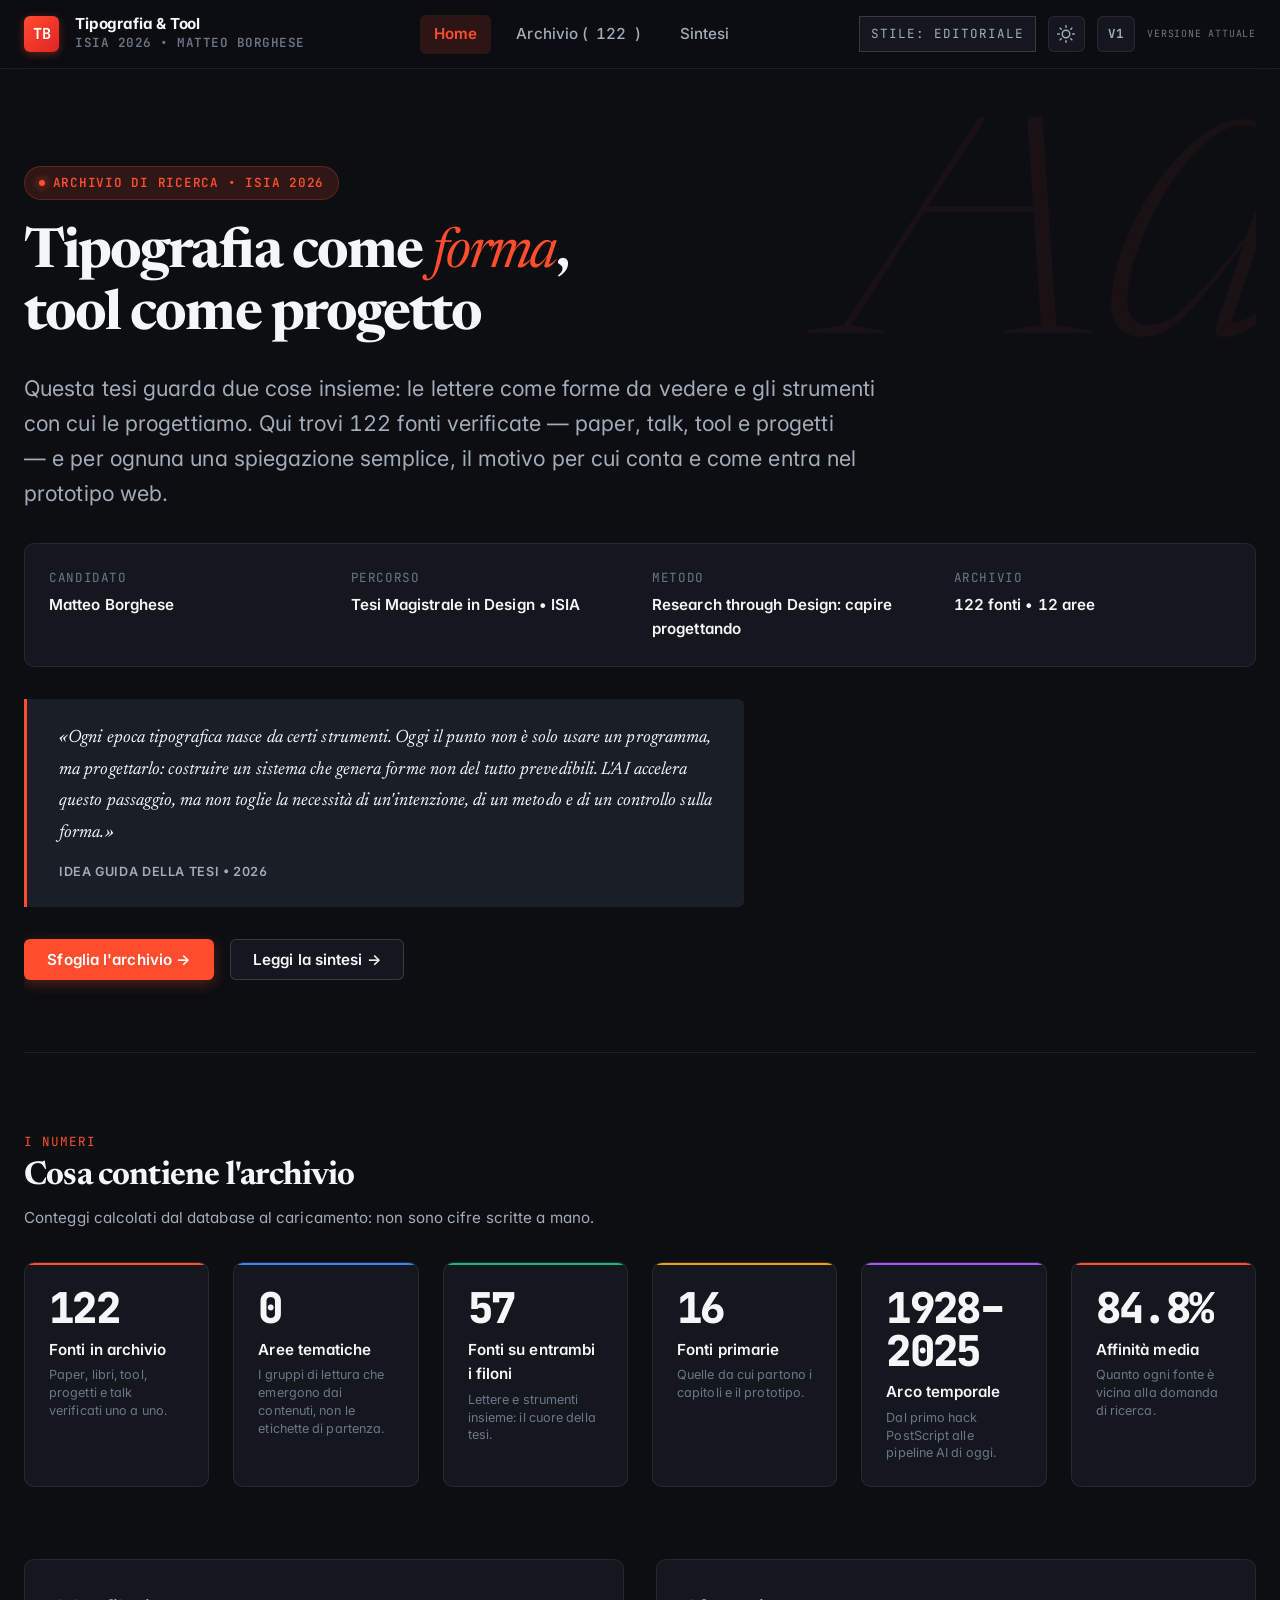
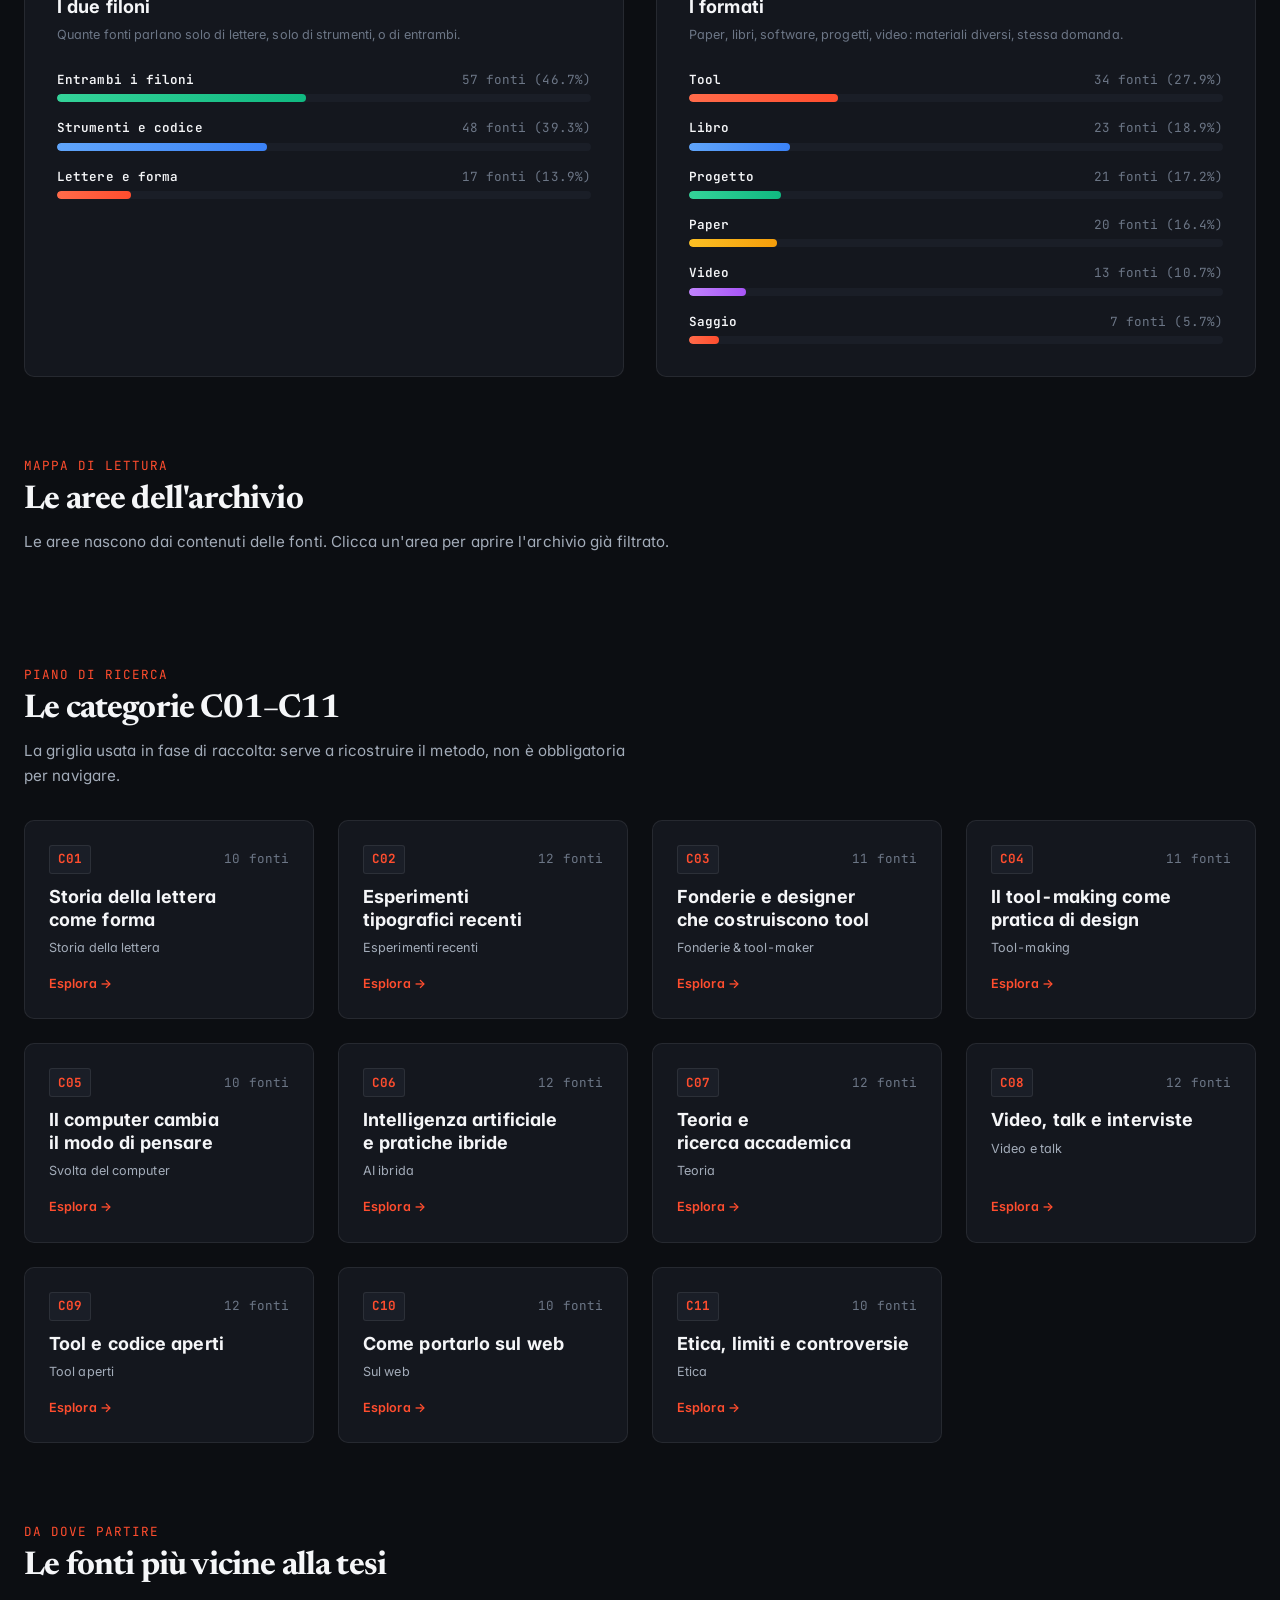
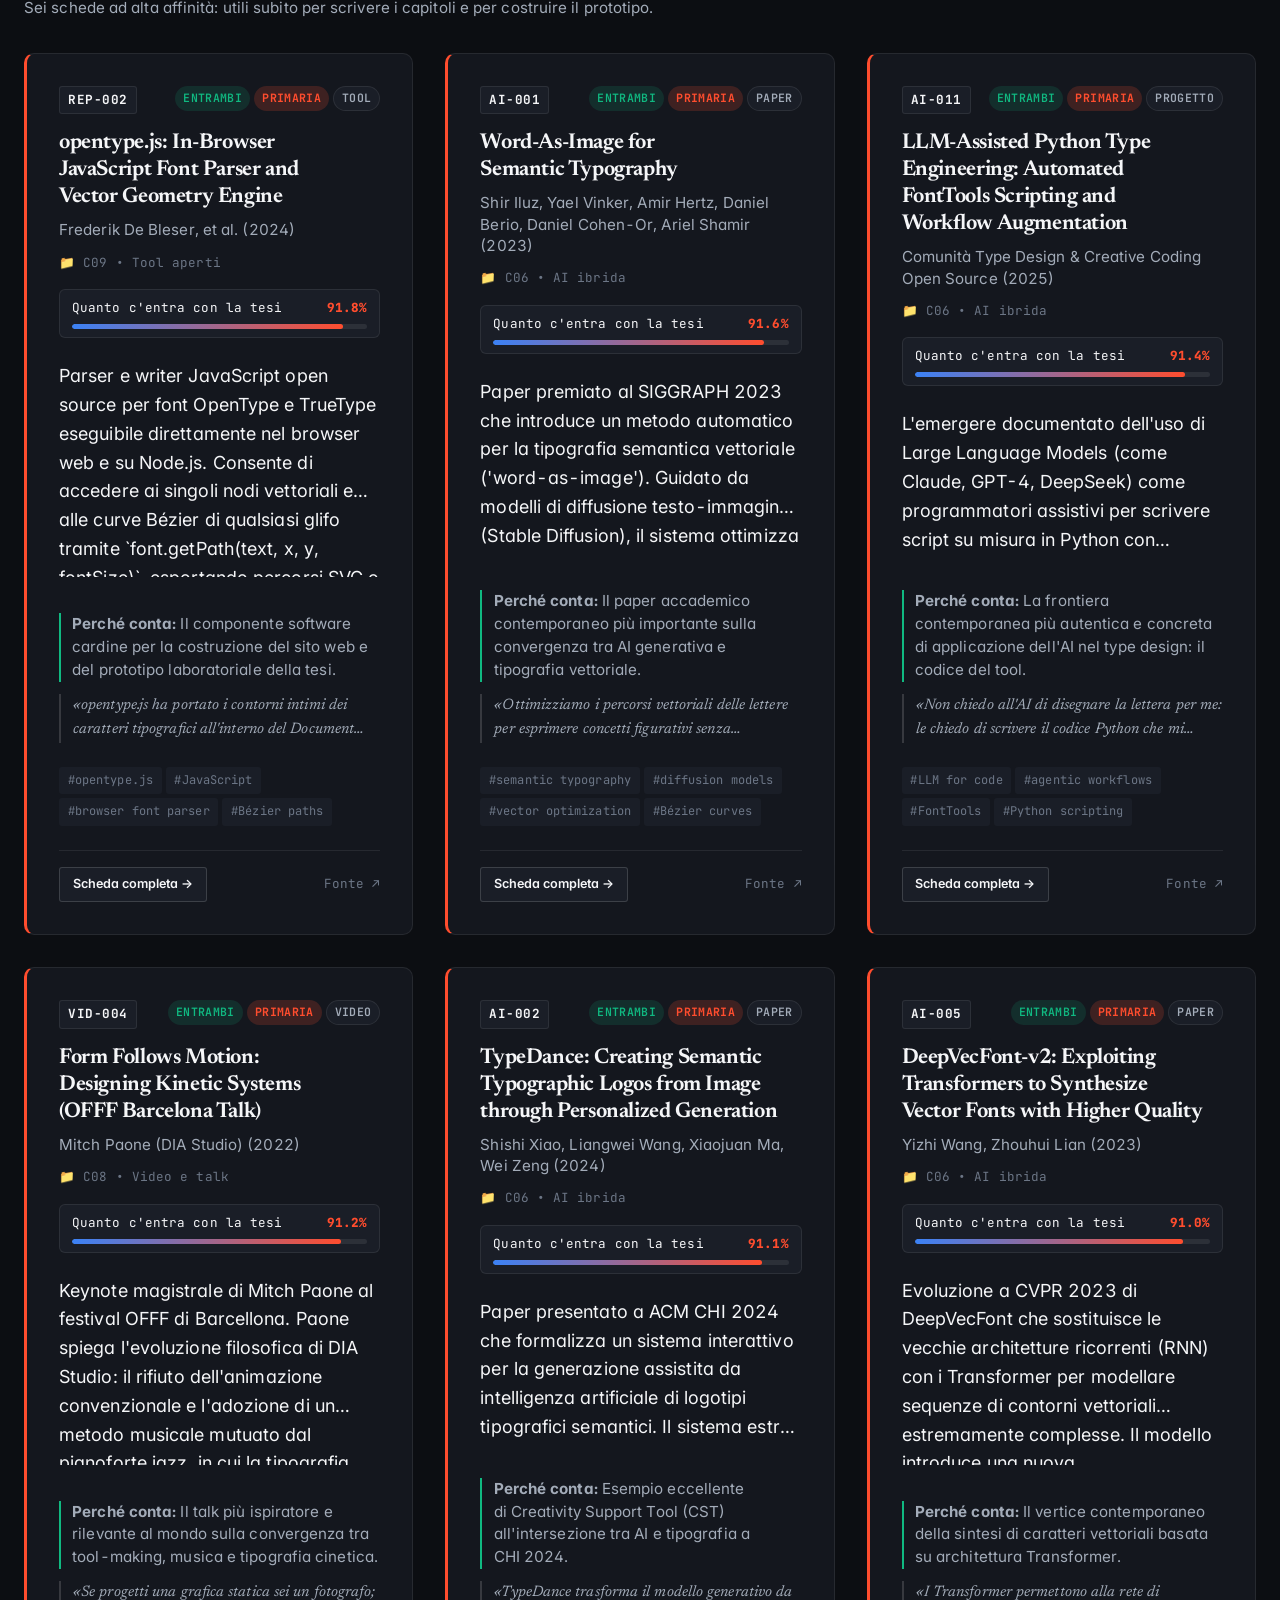
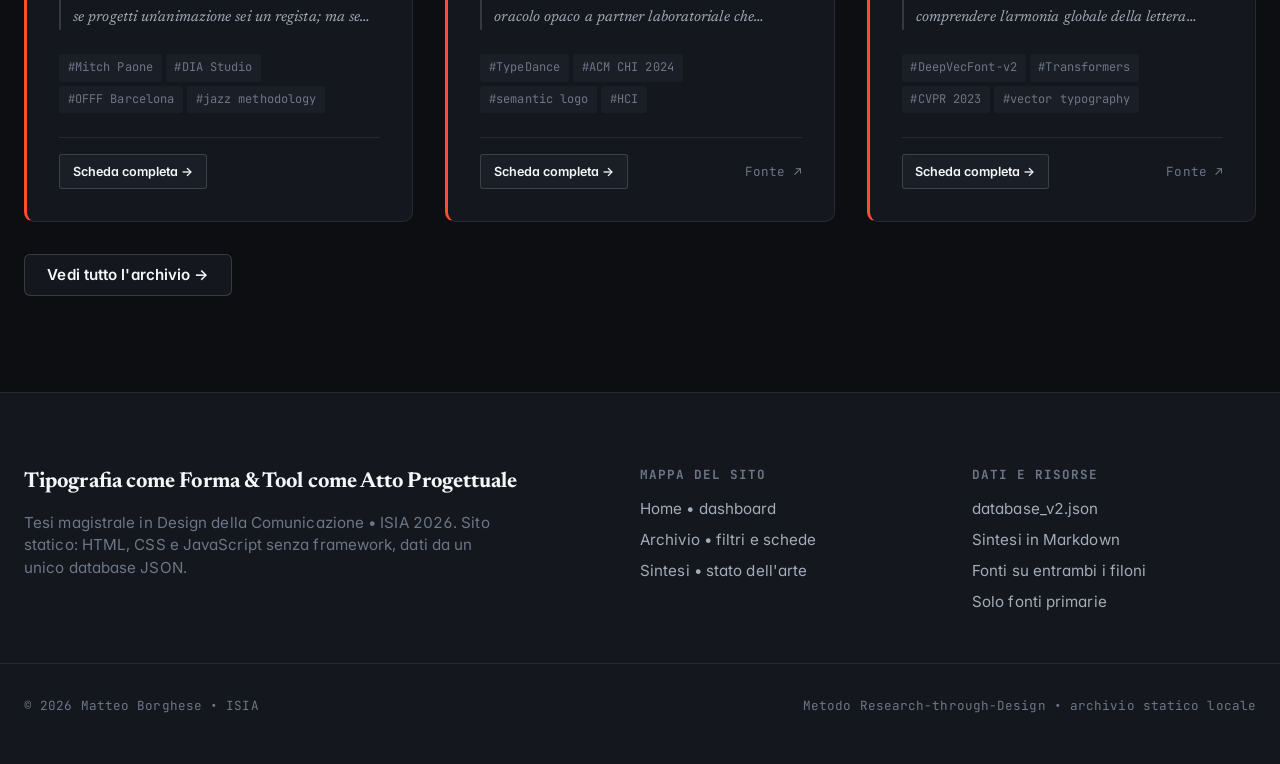
<file: index.html>
<!DOCTYPE html>
<html lang="it">
<head>
  <meta charset="UTF-8">
  <meta name="viewport" content="width=device-width, initial-scale=1.0">
  <title>Tipografia come Forma & Tool come Atto Progettuale | Tesi ISIA 2026</title>
  <meta name="description" content="Archivio di ricerca della tesi: fonti verificate su tipografia come forma e tool come atto progettuale.">
  <link rel="stylesheet" href="style.css">
  <link rel="stylesheet" href="swiss.css">
</head>
<body>
  <div class="reading-bar"></div>

  <header class="site-header">
    <div class="container nav-inner">
      <a href="index.html" class="brand">
        <span class="brand-monogram">TB</span>
        <span class="brand-text">
          <span class="brand-title">Tipografia & Tool</span>
          <span class="brand-meta">ISIA 2026 • Matteo Borghese</span>
        </span>
      </a>
      <nav>
        <ul class="nav-menu">
          <li><a class="nav-link active" href="index.html">Home</a></li>
          <li><a class="nav-link" href="sources.html">Archivio (<span class="js-source-count">45</span>)</a></li>
          <li><a class="nav-link" href="synthesis.html">Sintesi</a></li>
        </ul>
      </nav>
      <div class="nav-actions">
        <button type="button" class="theme-btn" aria-label="Cambia tema"></button>
      </div>
    </div>
  </header>

  <main class="site-main">
    <div class="container">

      <section class="hero">
        <span class="hero-pill">Archivio di ricerca • ISIA 2026</span>
        <h1 class="hero-title">Tipografia come <em>forma</em>, tool come progetto</h1>
        <p class="hero-subtitle">
          Questa tesi guarda due cose insieme: le lettere come forme da vedere e gli
          strumenti con cui le progettiamo. Qui trovi <span class="js-source-count">45</span>
          fonti verificate — paper, talk, tool e progetti — e per ognuna una spiegazione
          semplice, il motivo per cui conta e come entra nel prototipo web.
        </p>
        <div class="hero-meta-grid">
          <div class="hero-meta-item">
            <span class="hero-meta-label">Candidato</span>
            <span class="hero-meta-val">Matteo Borghese</span>
          </div>
          <div class="hero-meta-item">
            <span class="hero-meta-label">Percorso</span>
            <span class="hero-meta-val">Tesi Magistrale in Design • ISIA</span>
          </div>
          <div class="hero-meta-item">
            <span class="hero-meta-label">Metodo</span>
            <span class="hero-meta-val">Research through Design: capire progettando</span>
          </div>
          <div class="hero-meta-item">
            <span class="hero-meta-label">Archivio</span>
            <span class="hero-meta-val"><span class="js-source-count">45</span> fonti • 12 aree</span>
          </div>
        </div>
        <blockquote class="hero-quote">
          «Ogni epoca tipografica nasce da certi strumenti. Oggi il punto non è solo usare
          un programma, ma progettarlo: costruire un sistema che genera forme non del tutto
          prevedibili. L'AI accelera questo passaggio, ma non toglie la necessità di
          un'intenzione, di un metodo e di un controllo sulla forma.»
          <cite>Idea guida della tesi • 2026</cite>
        </blockquote>
        <div class="hero-cta">
          <a class="btn btn-primary" href="sources.html">Sfoglia l'archivio →</a>
          <a class="btn btn-secondary" href="synthesis.html">Leggi la sintesi →</a>
        </div>
      </section>

      <section class="section-heading">
        <span class="section-label">I numeri</span>
        <h2 class="section-title">Cosa contiene l'archivio</h2>
        <p class="section-desc">Conteggi calcolati dal database al caricamento: non sono cifre scritte a mano.</p>
      </section>
      <div class="stats-grid">
        <div class="stat-card stat-accent-vermilion">
          <div class="stat-num" id="statTotal">–</div>
          <div class="stat-label">Fonti in archivio</div>
          <div class="stat-desc">Paper, libri, tool, progetti e talk verificati uno a uno.</div>
        </div>
        <div class="stat-card stat-accent-cobalt">
          <div class="stat-num" id="statCategories">–</div>
          <div class="stat-label">Aree tematiche</div>
          <div class="stat-desc">I gruppi di lettura che emergono dai contenuti, non le etichette di partenza.</div>
        </div>
        <div class="stat-card stat-accent-emerald">
          <div class="stat-num" id="statThreadBoth">–</div>
          <div class="stat-label">Fonti su entrambi i filoni</div>
          <div class="stat-desc">Lettere e strumenti insieme: il cuore della tesi.</div>
        </div>
        <div class="stat-card stat-accent-amber">
          <div class="stat-num" id="statPrimary">–</div>
          <div class="stat-label">Fonti primarie</div>
          <div class="stat-desc">Quelle da cui partono i capitoli e il prototipo.</div>
        </div>
        <div class="stat-card stat-accent-purple">
          <div class="stat-num" id="statYears">–</div>
          <div class="stat-label">Arco temporale</div>
          <div class="stat-desc">Dal primo hack PostScript alle pipeline AI di oggi.</div>
        </div>
        <div class="stat-card stat-accent-vermilion">
          <div class="stat-num" id="statAvgAffinity">–</div>
          <div class="stat-label">Affinità media</div>
          <div class="stat-desc">Quanto ogni fonte è vicina alla domanda di ricerca.</div>
        </div>
      </div>

      <section class="distribution-row">
        <div class="dist-box">
          <div class="dist-box-title">I due filoni</div>
          <p class="dist-box-desc">Quante fonti parlano solo di lettere, solo di strumenti, o di entrambi.</p>
          <div class="chart-bar-group" id="threadBars"></div>
        </div>
        <div class="dist-box">
          <div class="dist-box-title">I formati</div>
          <p class="dist-box-desc">Paper, libri, software, progetti, video: materiali diversi, stessa domanda.</p>
          <div class="chart-bar-group" id="typeBars"></div>
        </div>
      </section>

      <section class="section-heading">
        <span class="section-label">Mappa di lettura</span>
        <h2 class="section-title">Le aree dell'archivio</h2>
        <p class="section-desc">Le aree nascono dai contenuti delle fonti. Clicca un'area per aprire l'archivio già filtrato.</p>
      </section>
      <div class="categories-grid" id="clustersGrid"></div>

      <section class="section-heading">
        <span class="section-label">Piano di ricerca</span>
        <h2 class="section-title">Le categorie C01–C11</h2>
        <p class="section-desc">La griglia usata in fase di raccolta: serve a ricostruire il metodo, non è obbligatoria per navigare.</p>
      </section>
      <div class="categories-grid" id="categoriesGrid"></div>

      <section class="section-heading">
        <span class="section-label">Da dove partire</span>
        <h2 class="section-title">Le fonti più vicine alla tesi</h2>
        <p class="section-desc">Sei schede ad alta affinità: utili subito per scrivere i capitoli e per costruire il prototipo.</p>
      </section>
      <div class="sources-grid" id="topSourcesGrid"></div>
      <p style="margin-top: var(--space-lg);">
        <a class="btn btn-secondary" href="sources.html">Vedi tutto l'archivio →</a>
      </p>

    </div>
  </main>

  <footer class="site-footer">
    <div class="container footer-inner">
      <div class="footer-col-thesis">
        <div class="footer-thesis-title">Tipografia come Forma & Tool come Atto Progettuale</div>
        <p class="footer-thesis-desc">
          Tesi magistrale in Design della Comunicazione • ISIA 2026.
          Sito statico: HTML, CSS e JavaScript senza framework, dati da un unico database JSON.
        </p>
      </div>
      <div>
        <div class="footer-links-title">Mappa del sito</div>
        <ul class="footer-links-list">
          <li><a class="footer-link" href="index.html">Home • dashboard</a></li>
          <li><a class="footer-link" href="sources.html">Archivio • filtri e schede</a></li>
          <li><a class="footer-link" href="synthesis.html">Sintesi • stato dell'arte</a></li>
        </ul>
      </div>
      <div>
        <div class="footer-links-title">Dati e risorse</div>
        <ul class="footer-links-list">
          <li><a class="footer-link" href="./data/database_v2.json">database_v2.json</a></li>
          <li><a class="footer-link" href="./data/STATE_OF_THE_ART.md">Sintesi in Markdown</a></li>
          <li><a class="footer-link" href="sources.html?thread=ENTRAMBI">Fonti su entrambi i filoni</a></li>
          <li><a class="footer-link" href="sources.html?priority=PRIMARIA">Solo fonti primarie</a></li>
        </ul>
      </div>
    </div>
    <div class="container footer-bottom">
      <span>© 2026 Matteo Borghese • ISIA</span>
      <span>Metodo Research-through-Design • archivio statico locale</span>
    </div>
  </footer>
<script src="version-switch.js"></script>
  <script src="app.js"></script>
  <script src="swiss-switch.js"></script>
</body>
</html>
</file>
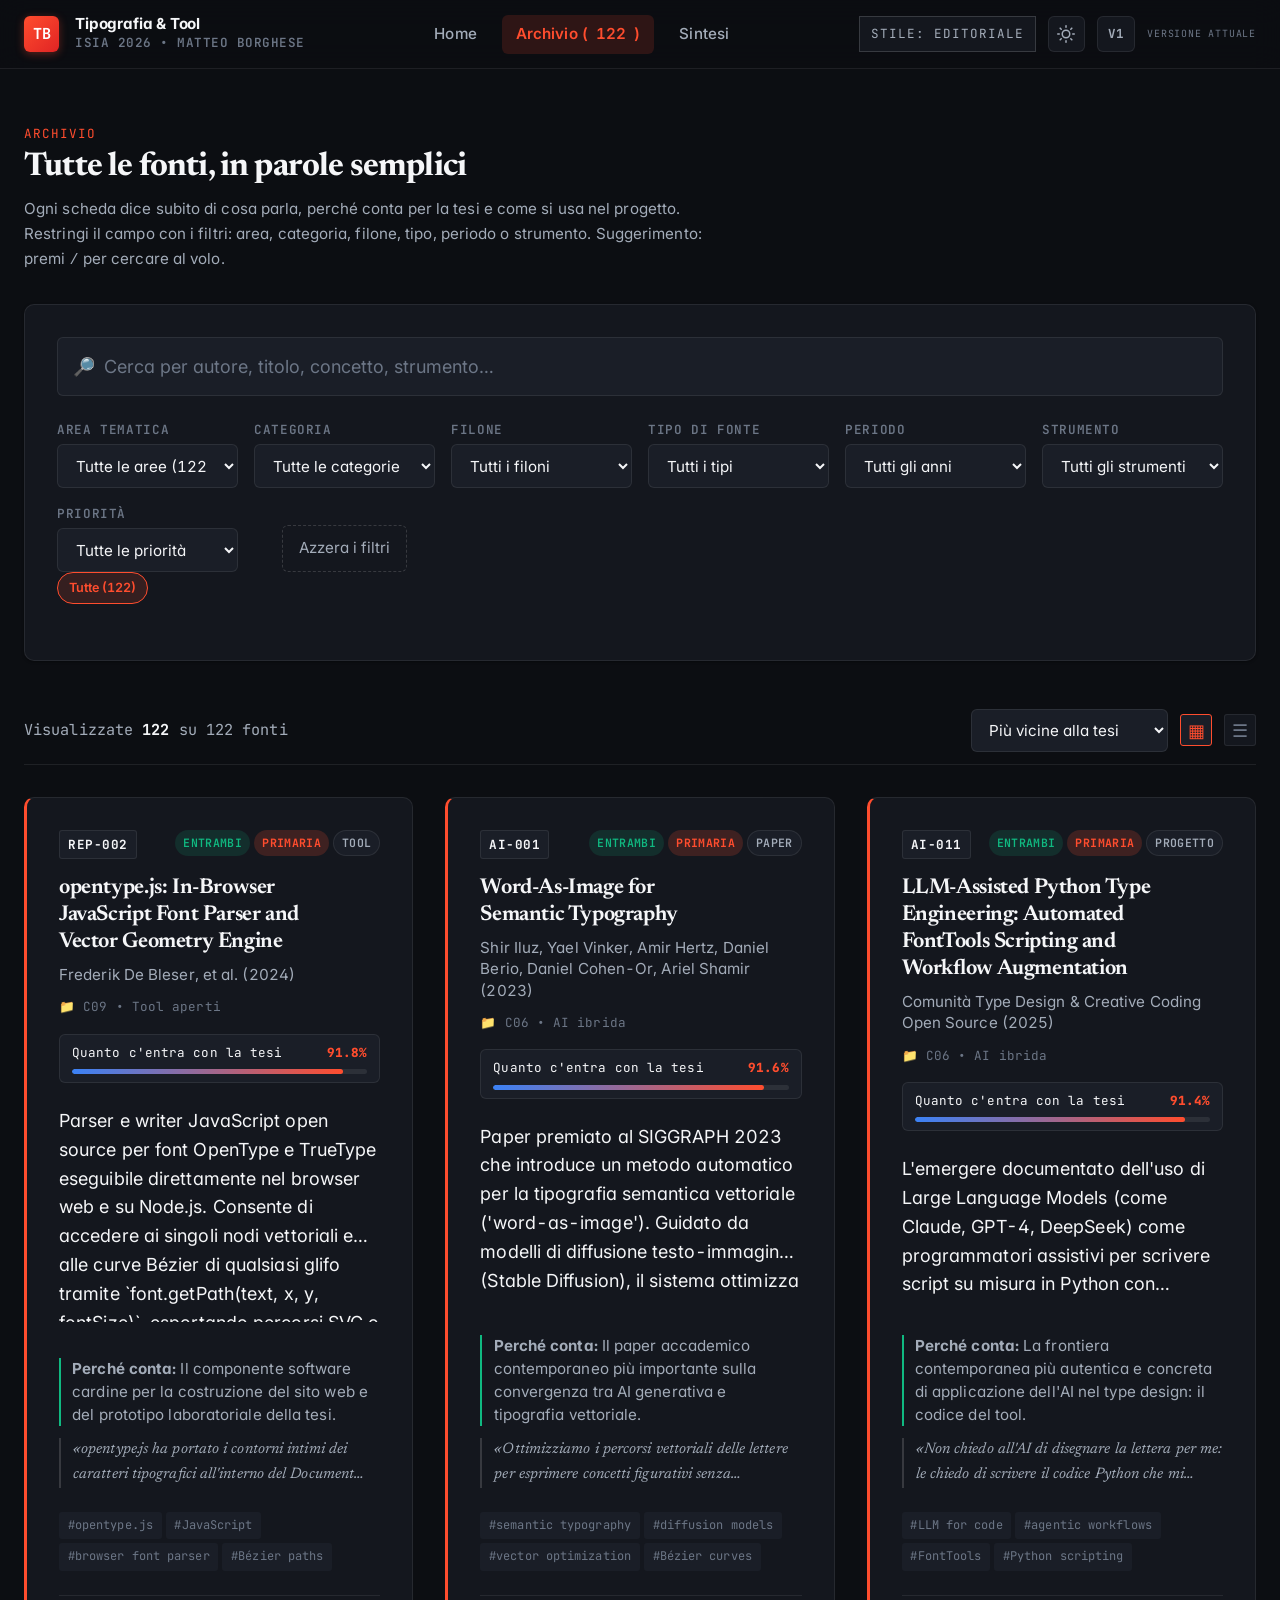
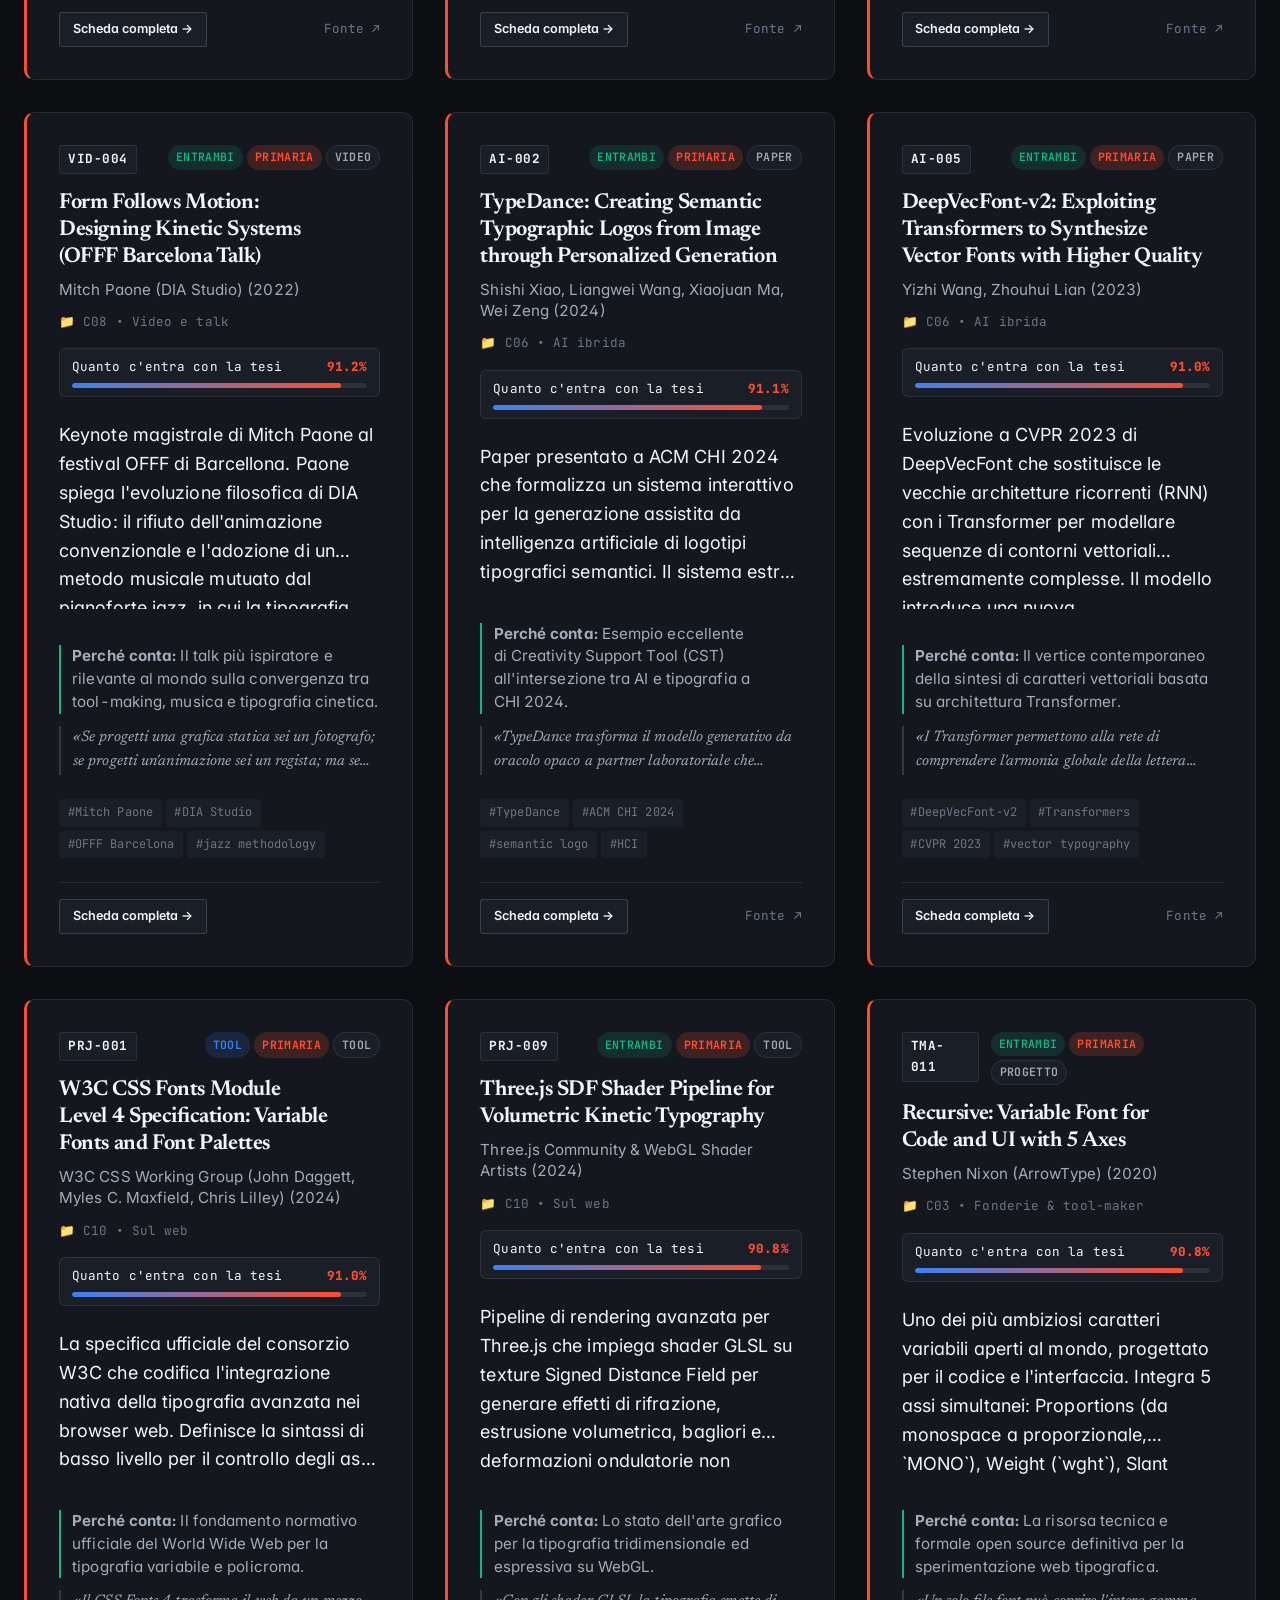
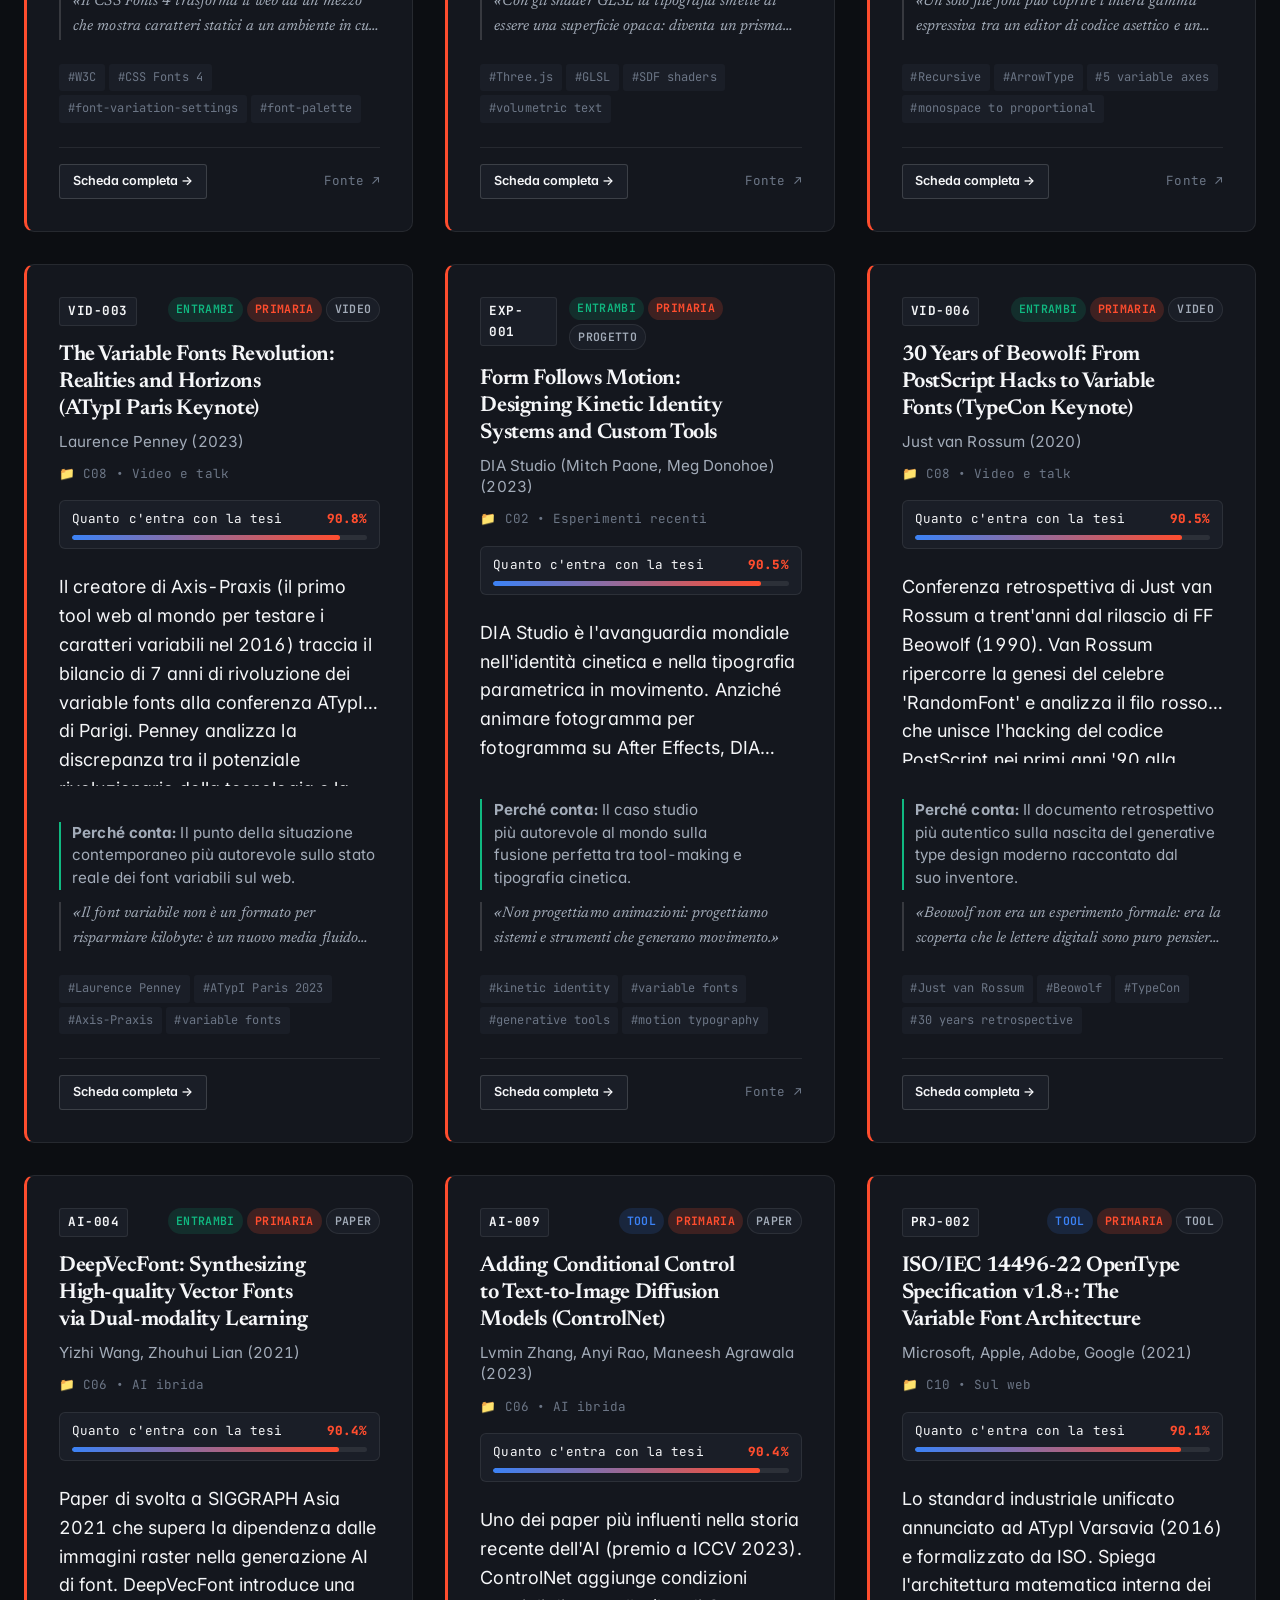
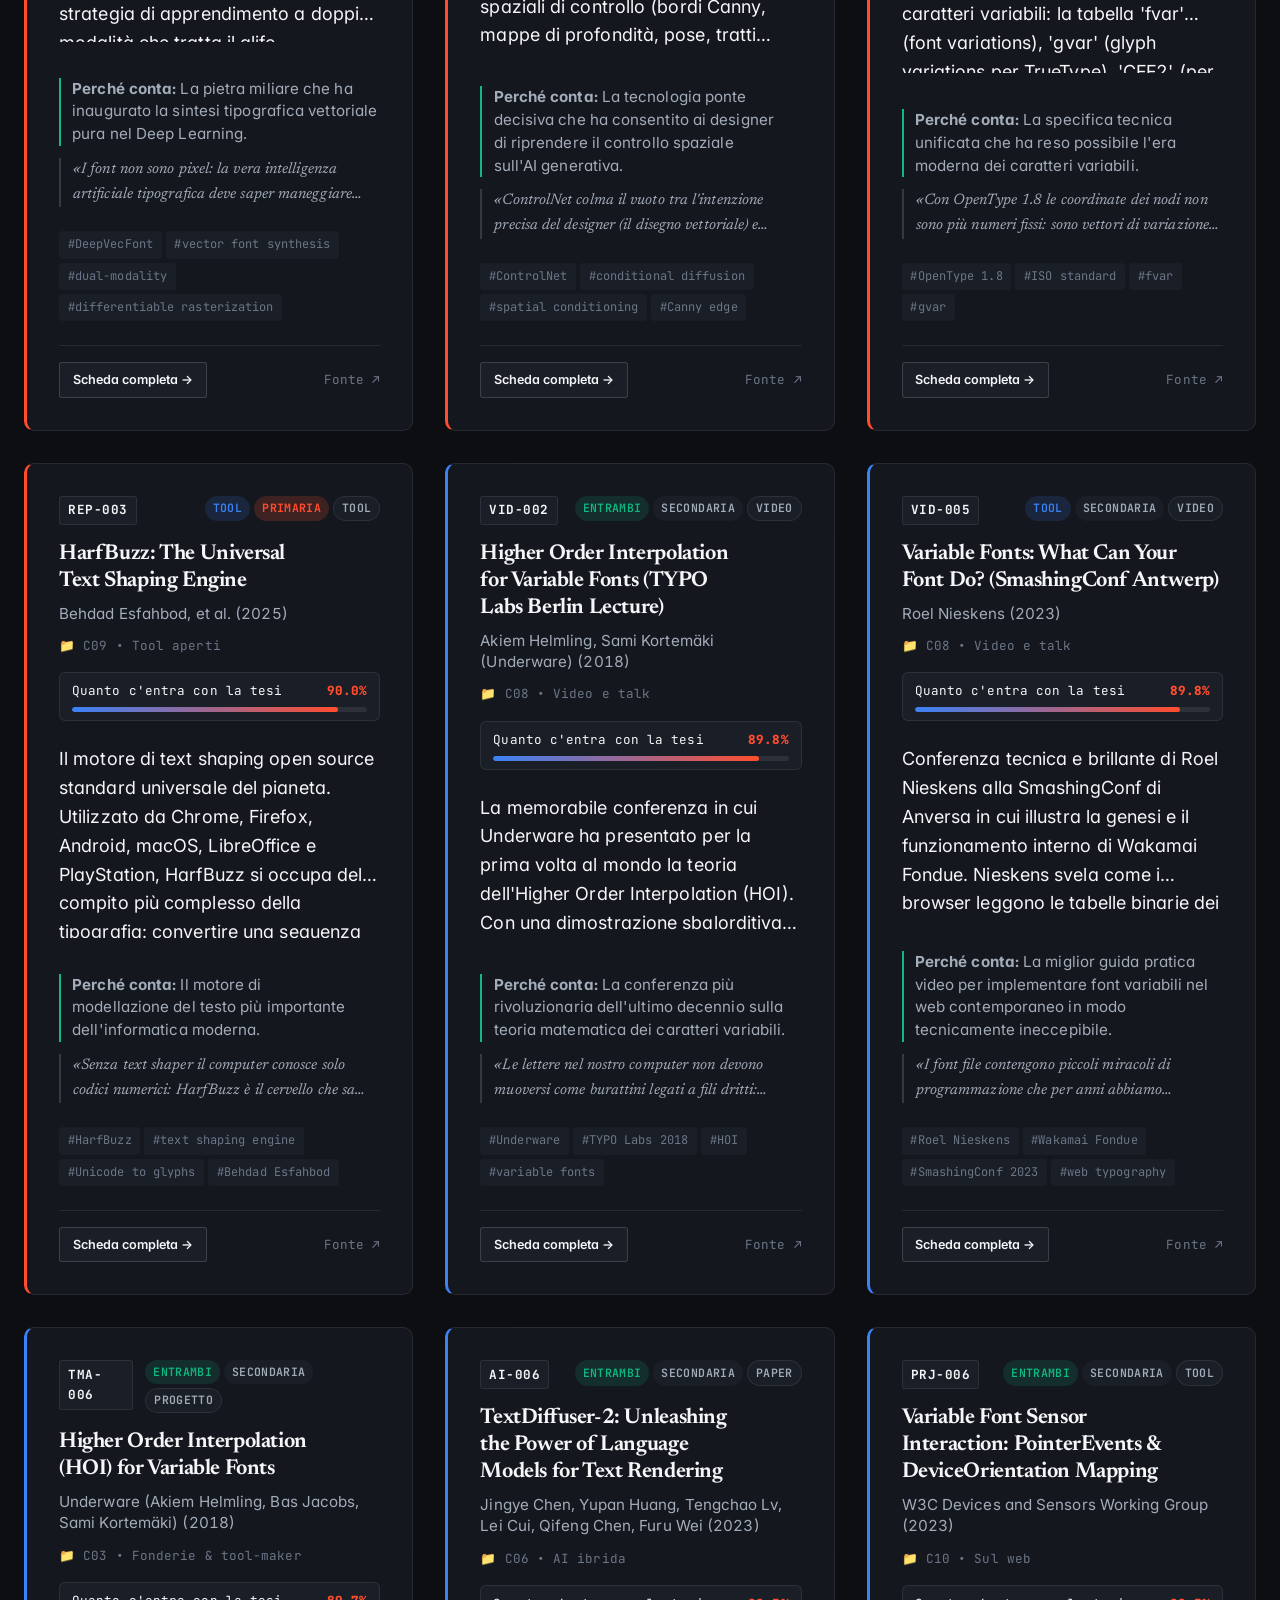
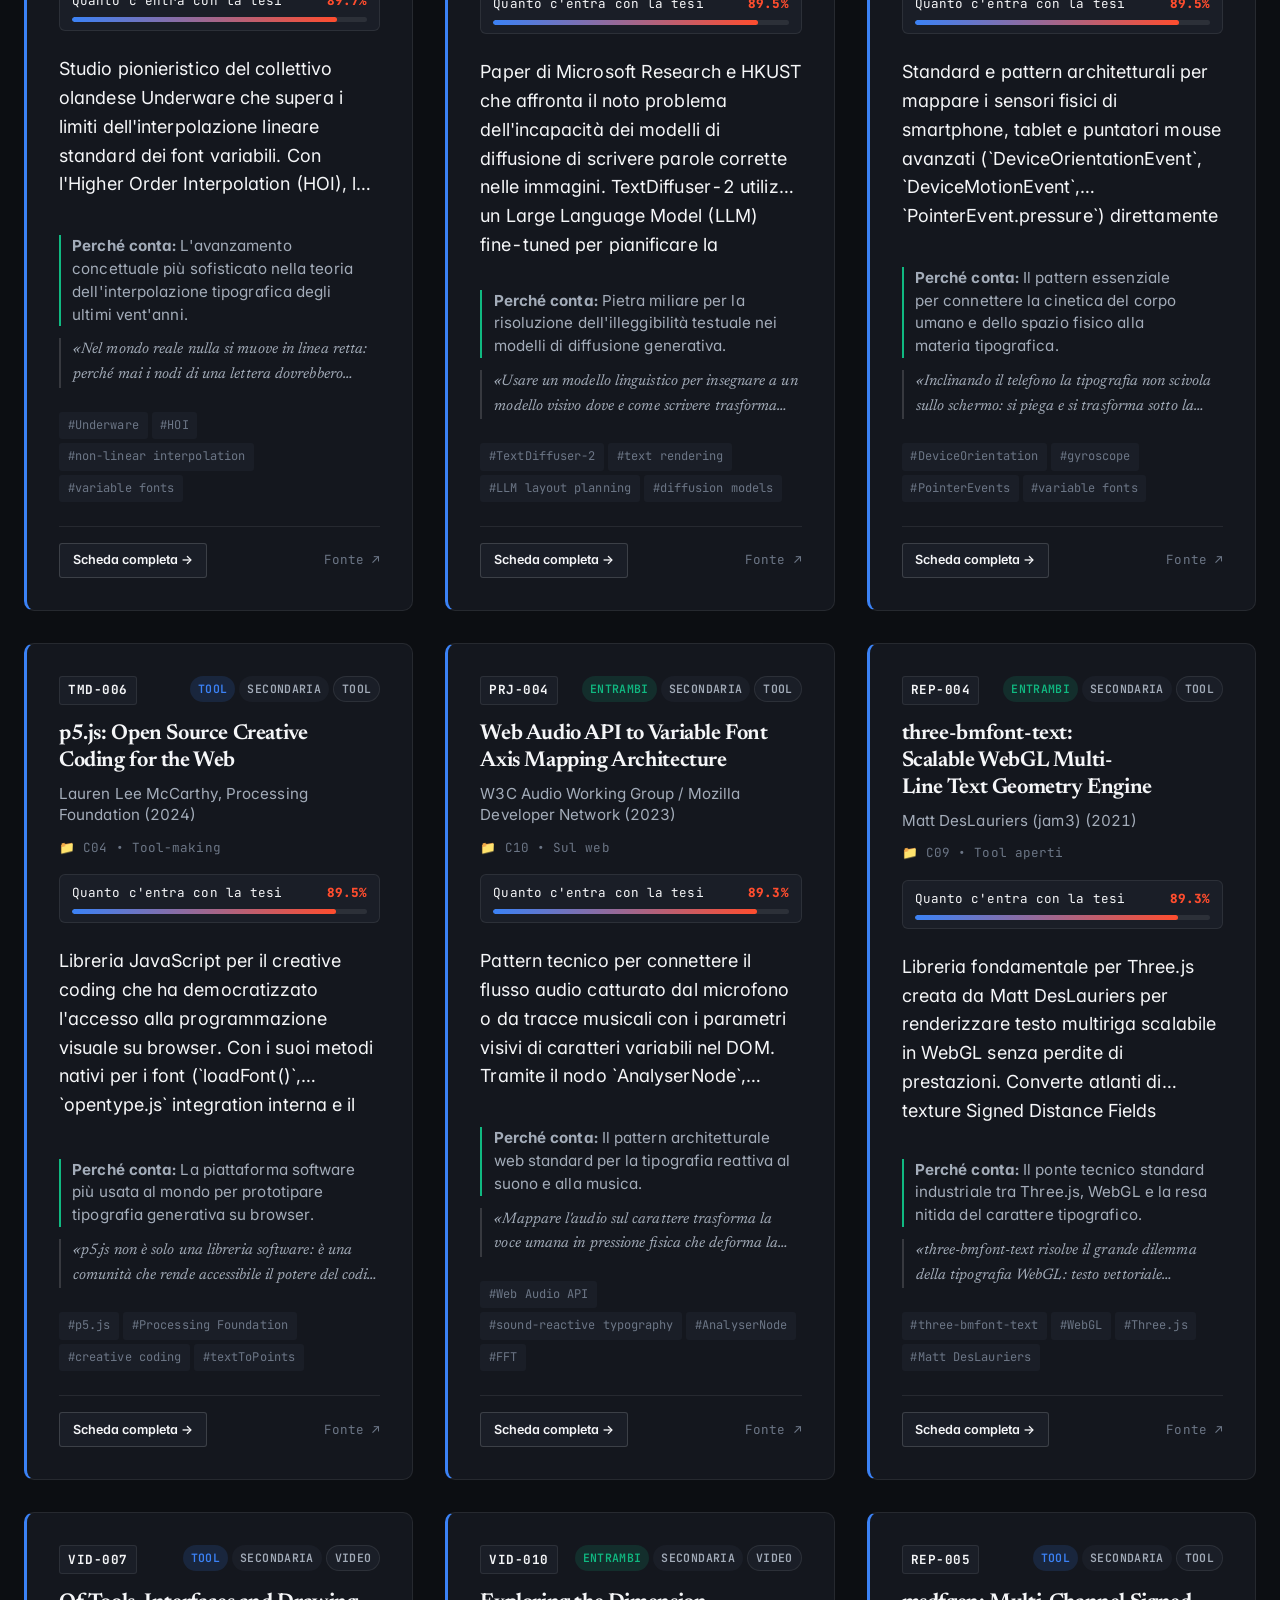
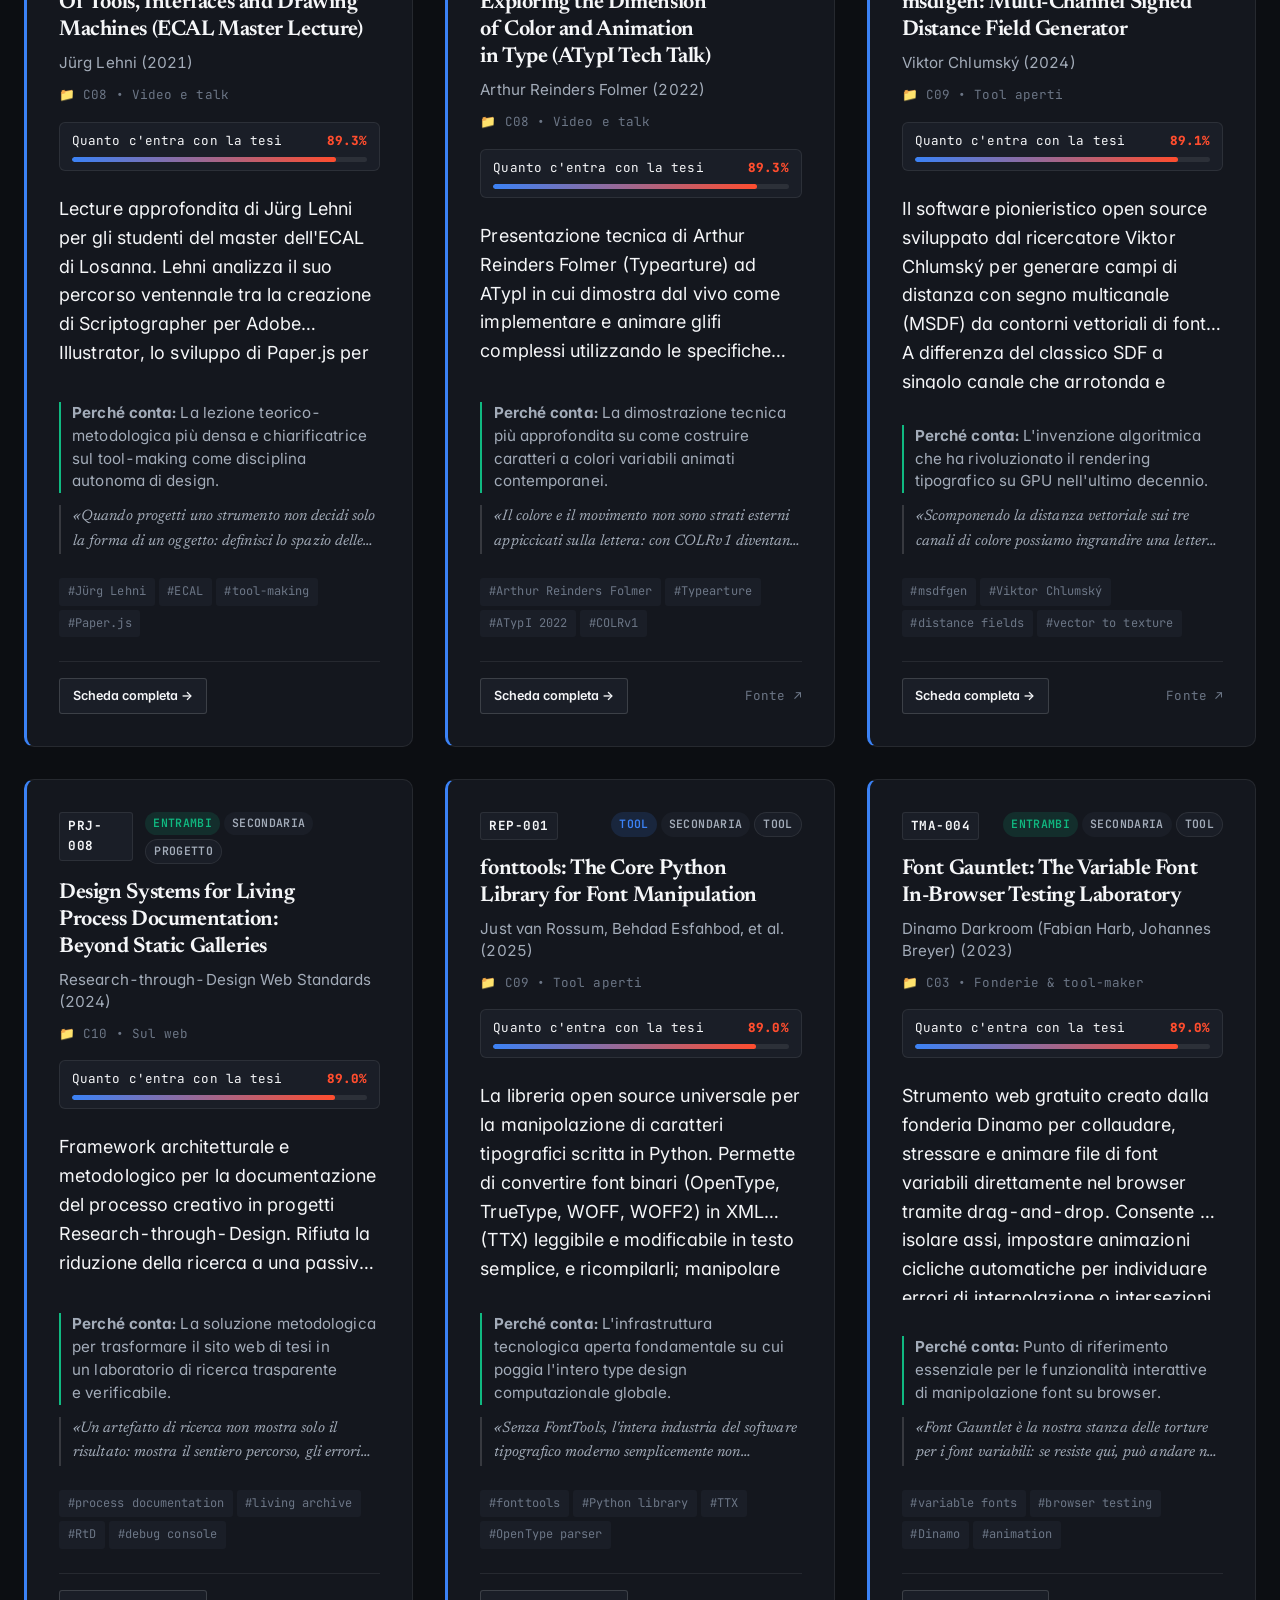
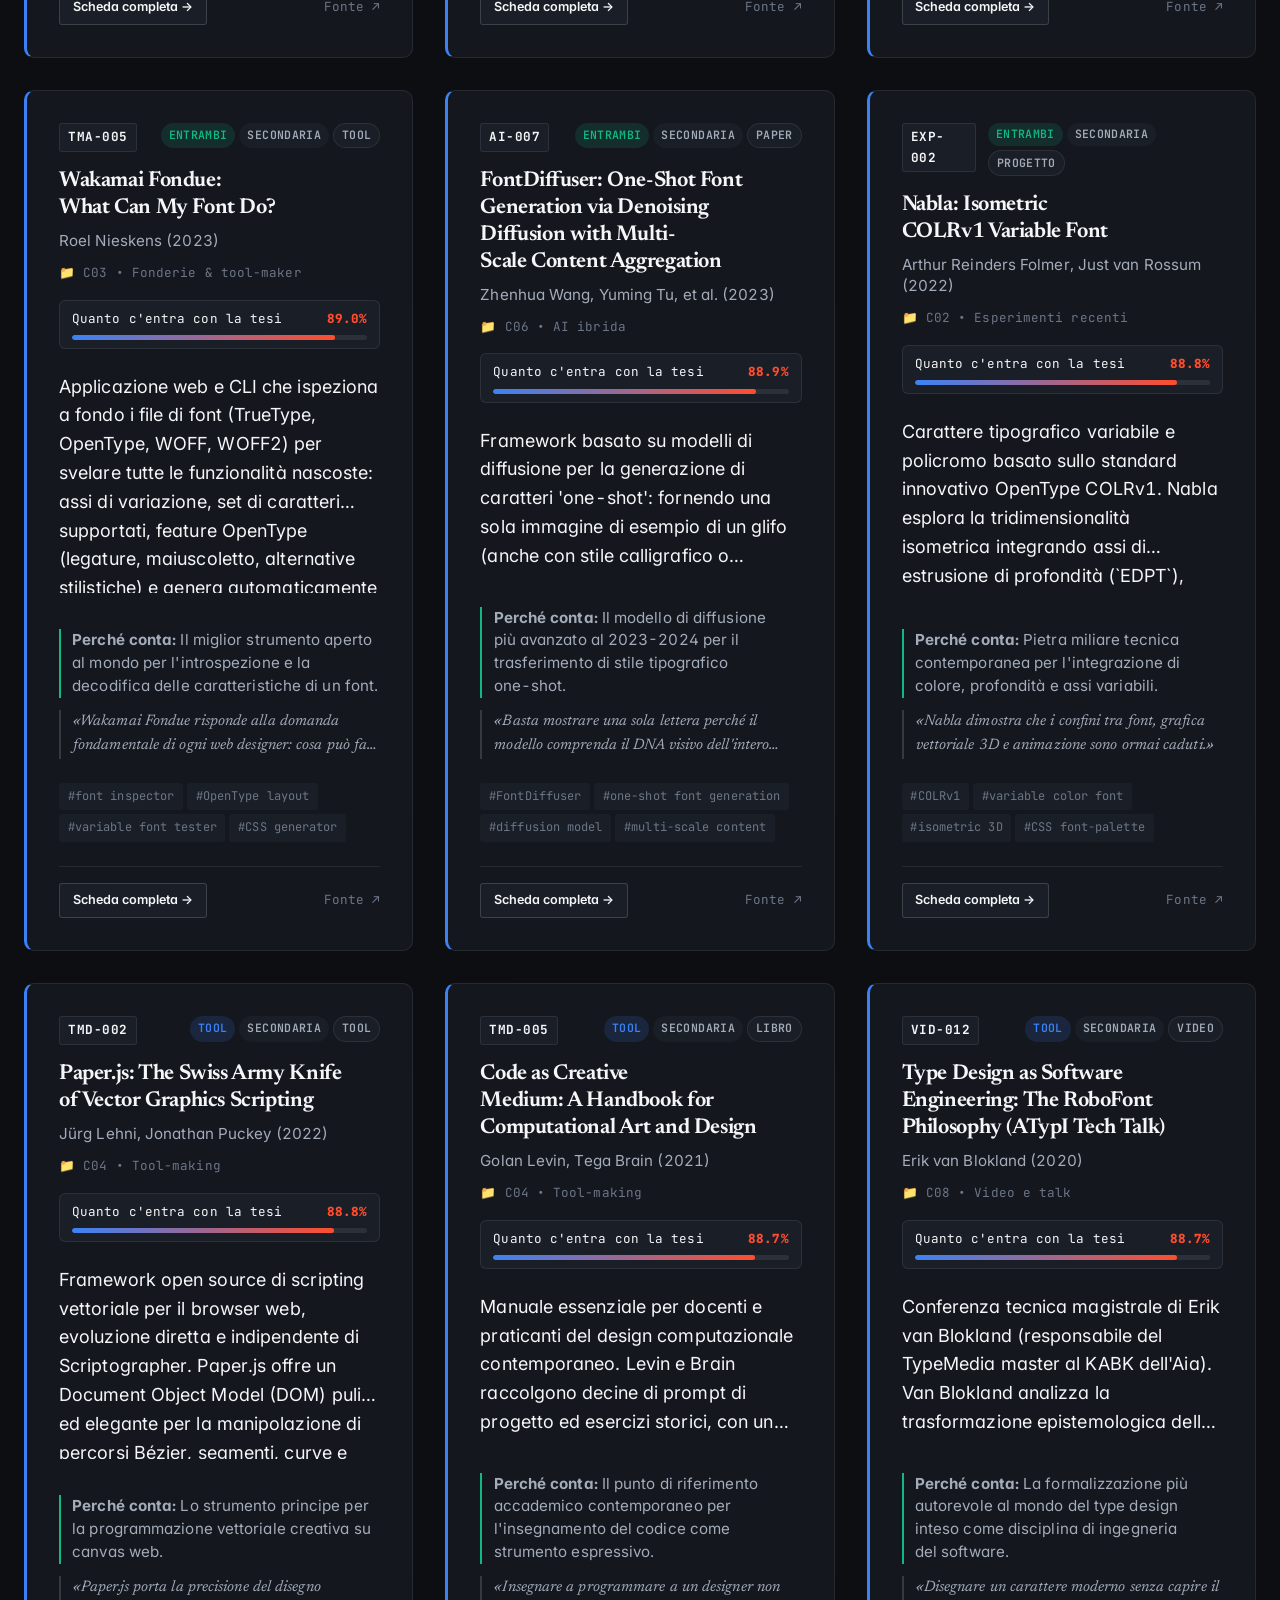
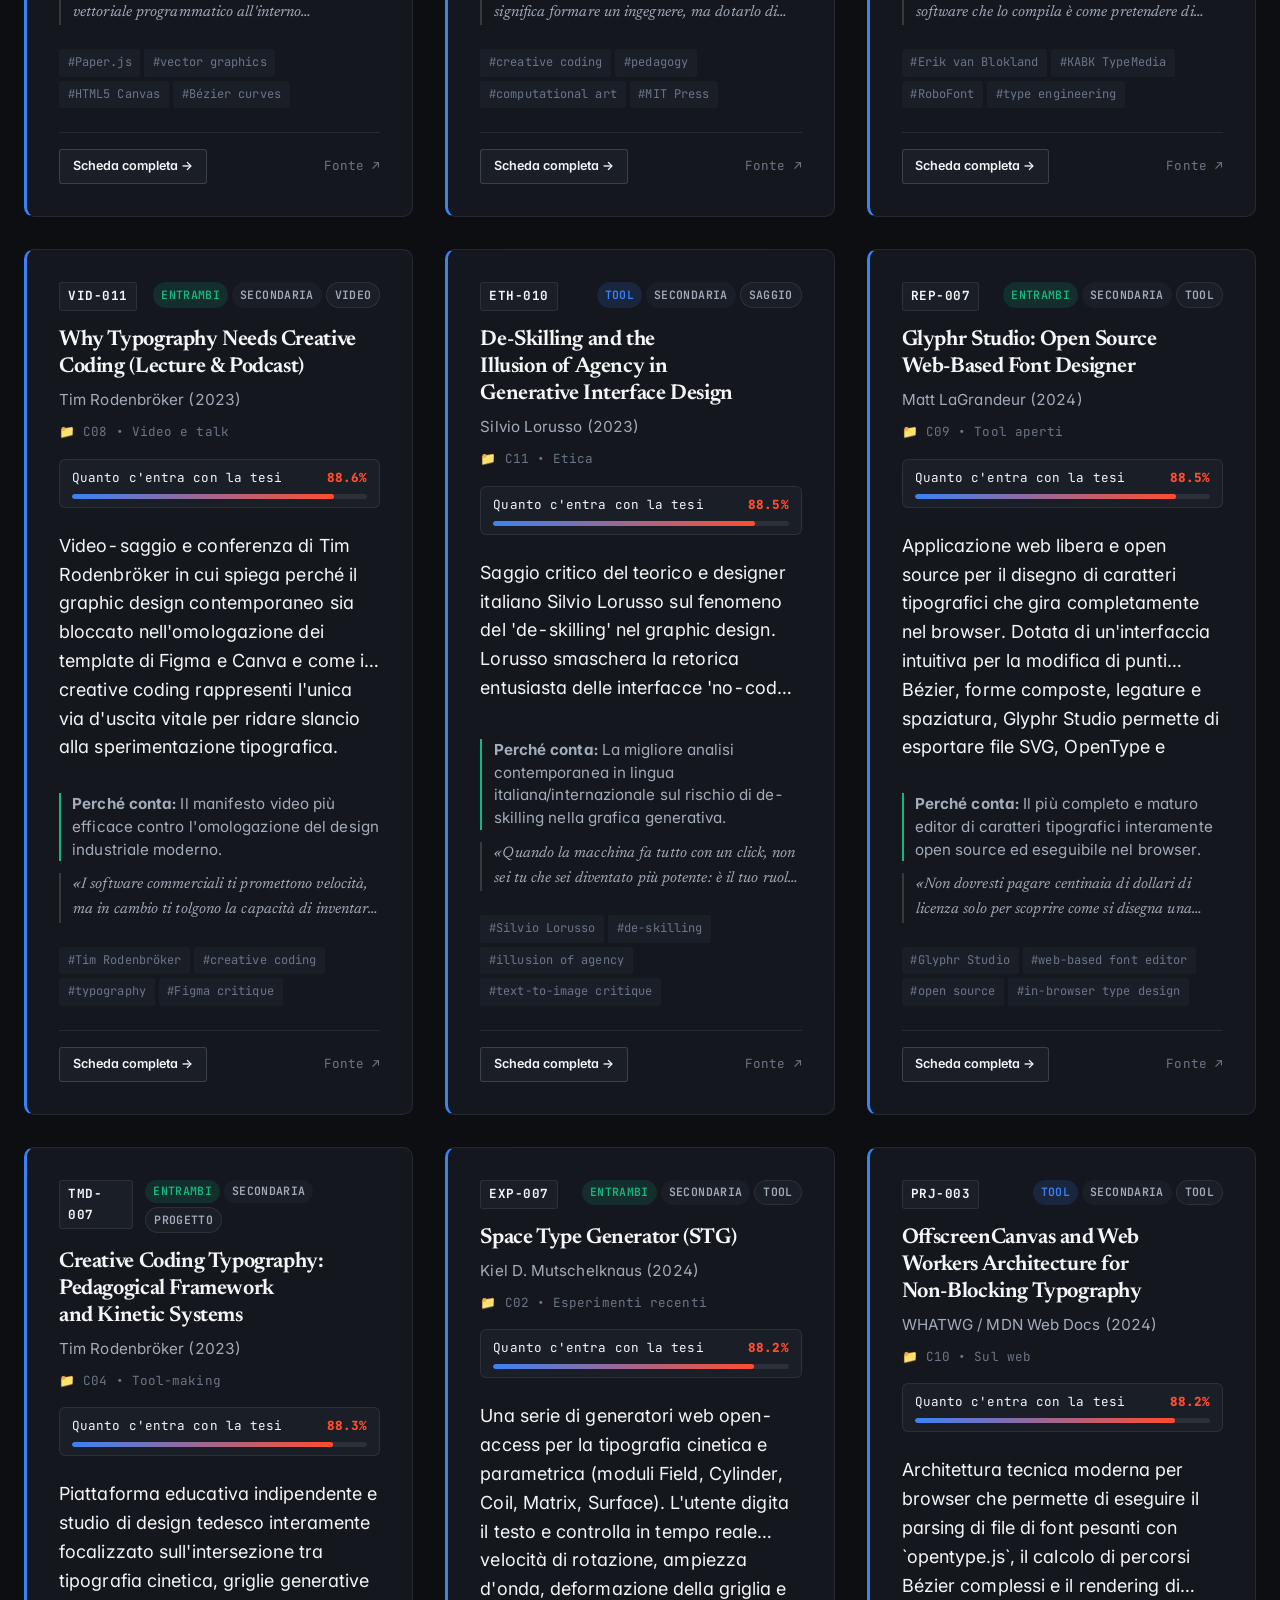
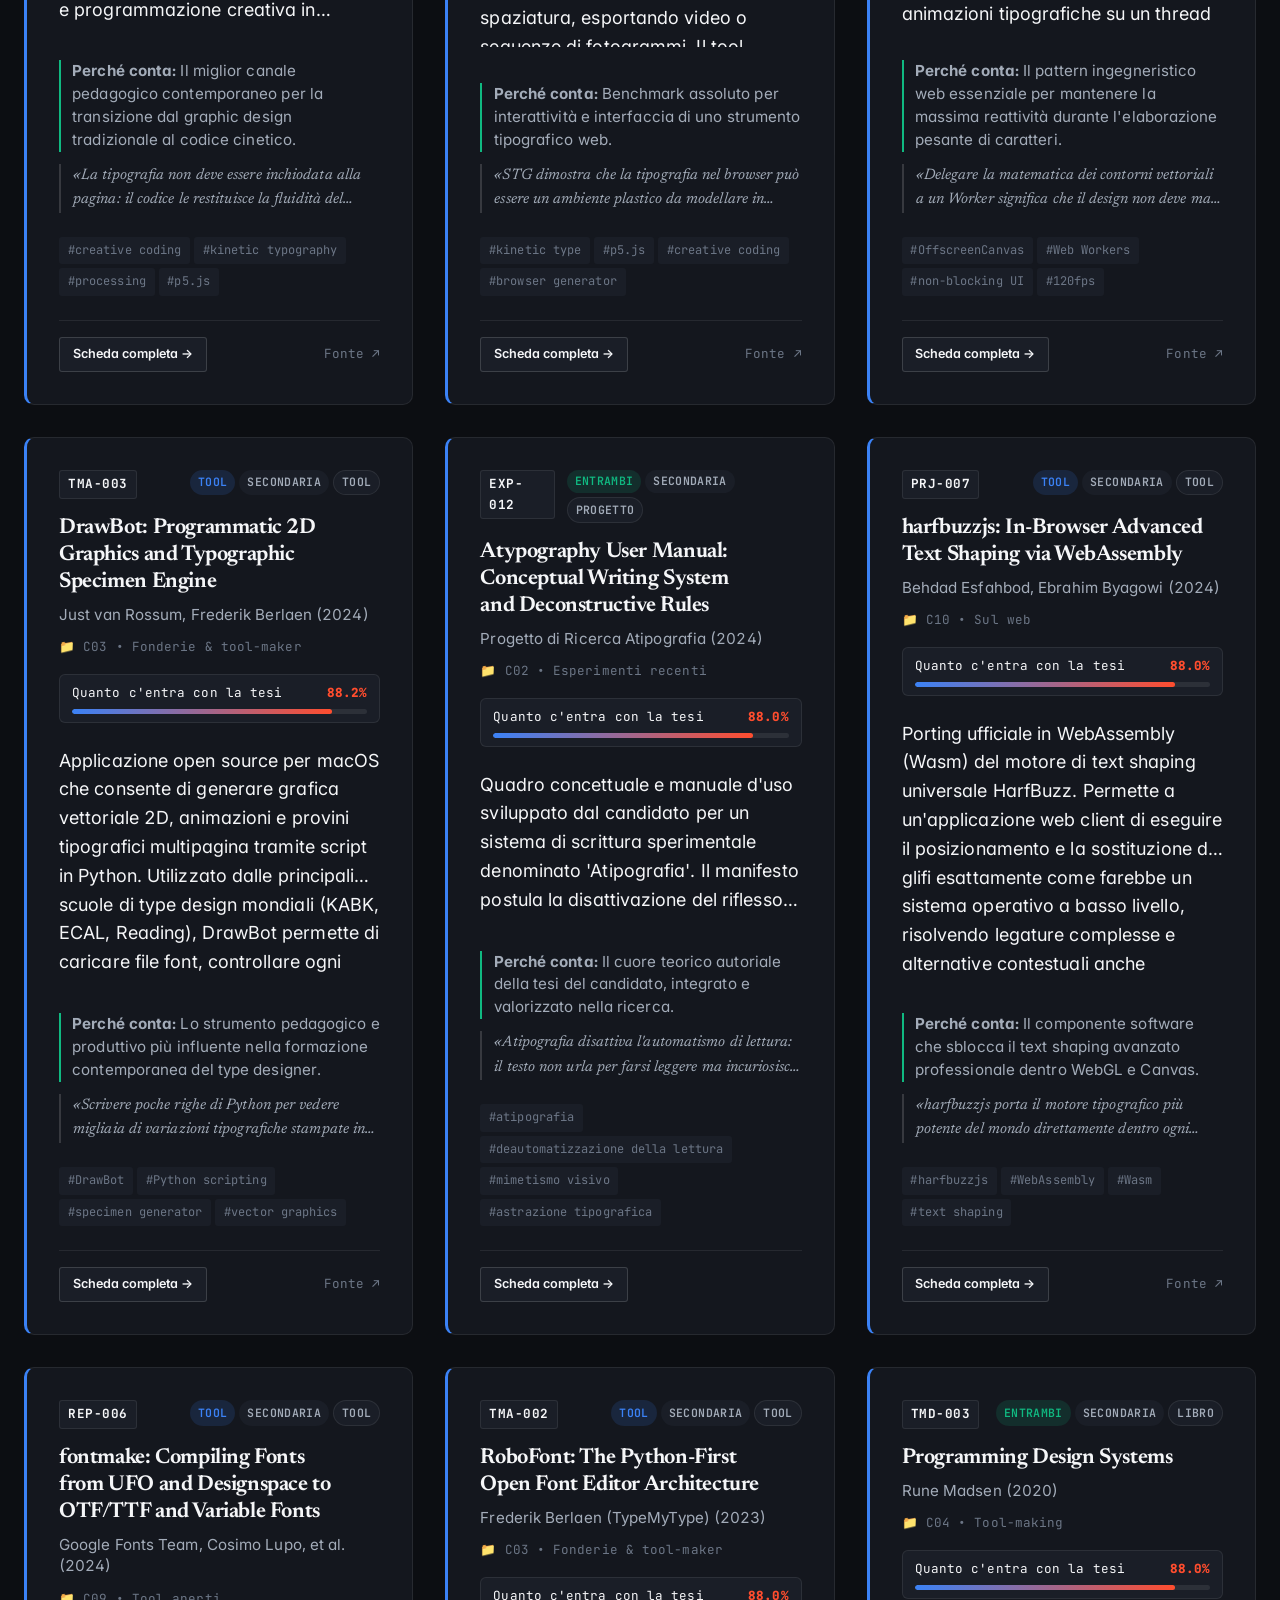
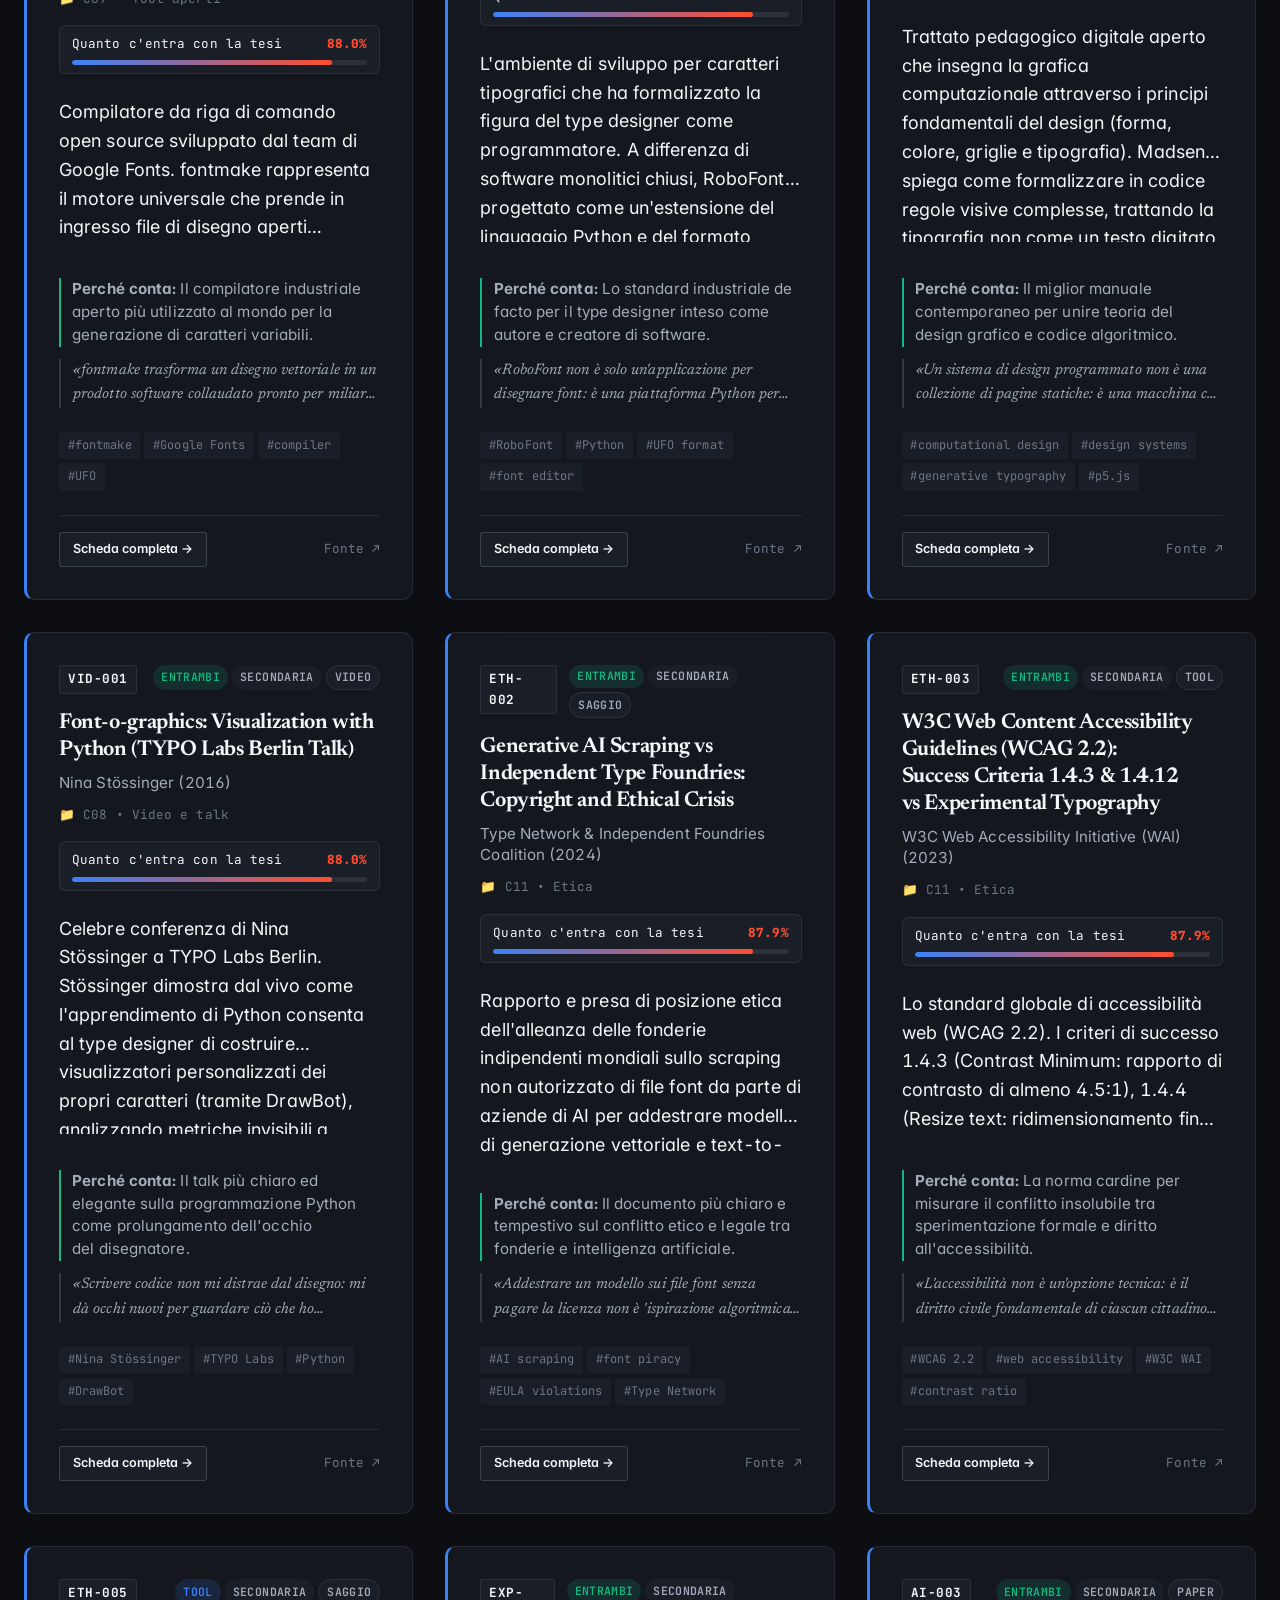
<file: sources.html>
<!DOCTYPE html>
<html lang="it">
<head>
  <meta charset="UTF-8">
  <meta name="viewport" content="width=device-width, initial-scale=1.0">
  <title>Archivio delle fonti | Tipografia & Tool — Tesi ISIA 2026</title>
  <link rel="stylesheet" href="style.css">
  <link rel="stylesheet" href="swiss.css">
</head>
<body>
  <div class="reading-bar"></div>

  <header class="site-header">
    <div class="container nav-inner">
      <a href="index.html" class="brand">
        <span class="brand-monogram">TB</span>
        <span class="brand-text">
          <span class="brand-title">Tipografia & Tool</span>
          <span class="brand-meta">ISIA 2026 • Matteo Borghese</span>
        </span>
      </a>
      <nav>
        <ul class="nav-menu">
          <li><a class="nav-link" href="index.html">Home</a></li>
          <li><a class="nav-link active" href="sources.html">Archivio (<span class="js-source-count">45</span>)</a></li>
          <li><a class="nav-link" href="synthesis.html">Sintesi</a></li>
        </ul>
      </nav>
      <div class="nav-actions">
        <button type="button" class="theme-btn" aria-label="Cambia tema"></button>
      </div>
    </div>
  </header>

  <main class="site-main">
    <div class="container">

      <section class="section-heading">
        <span class="section-label">Archivio</span>
        <h1 class="section-title">Tutte le fonti, in parole semplici</h1>
        <p class="section-desc">
          Ogni scheda dice subito di cosa parla, perché conta per la tesi e come si usa
          nel progetto. Restringi il campo con i filtri: area, categoria, filone, tipo,
          periodo o strumento. Suggerimento: premi <code>/</code> per cercare al volo.
        </p>
      </section>

      <div class="controls-container">
        <div class="search-row">
          <div class="search-wrap">
            <span class="search-icon">🔎</span>
            <input type="search" id="searchInput" class="search-input"
                   placeholder="Cerca per autore, titolo, concetto, strumento…"
                   aria-label="Cerca nell'archivio">
            <button type="button" id="clearSearchBtn" class="clear-search-btn" aria-label="Svuota la ricerca">✕</button>
          </div>
        </div>

        <div class="filters-grid">
          <div class="filter-group">
            <label class="filter-label" for="filterCluster">Area tematica</label>
            <select id="filterCluster" class="filter-select"></select>
          </div>
          <div class="filter-group">
            <label class="filter-label" for="filterCategory">Categoria</label>
            <select id="filterCategory" class="filter-select"></select>
          </div>
          <div class="filter-group">
            <label class="filter-label" for="filterThread">Filone</label>
            <select id="filterThread" class="filter-select"></select>
          </div>
          <div class="filter-group">
            <label class="filter-label" for="filterType">Tipo di fonte</label>
            <select id="filterType" class="filter-select"></select>
          </div>
          <div class="filter-group">
            <label class="filter-label" for="filterYear">Periodo</label>
            <select id="filterYear" class="filter-select"></select>
          </div>
          <div class="filter-group">
            <label class="filter-label" for="filterTool">Strumento</label>
            <select id="filterTool" class="filter-select"></select>
          </div>
          <div class="filter-group">
            <label class="filter-label" for="filterPriority">Priorità</label>
            <select id="filterPriority" class="filter-select"></select>
          </div>
          <div class="filter-group filter-actions">
            <button type="button" id="btnResetFilters" class="btn-reset">Azzera i filtri</button>
          </div>
        </div>

        <div class="cluster-chip-row" id="clusterChipRow"></div>
      </div>

      <div class="results-toolbar">
        <span class="results-count" id="resultsCount"></span>
        <div class="view-options">
          <select id="sortSelect" class="filter-select" aria-label="Ordina i risultati">
            <option value="affinity-desc">Più vicine alla tesi</option>
            <option value="affinity-asc">Meno vicine alla tesi</option>
            <option value="year-desc">Più recenti</option>
            <option value="year-asc">Più antiche</option>
            <option value="title-asc">Titolo A–Z</option>
            <option value="score_t-desc">Score tipografia</option>
            <option value="score_p-desc">Score tool</option>
          </select>
          <button type="button" id="viewGridBtn" class="view-btn active" title="Vista a griglia" aria-label="Vista a griglia">▦</button>
          <button type="button" id="viewListBtn" class="view-btn" title="Vista elenco" aria-label="Vista elenco">☰</button>
        </div>
      </div>

      <div class="sources-grid" id="sourcesGrid"></div>

    </div>
  </main>

  <footer class="site-footer">
    <div class="container footer-inner">
      <div class="footer-col-thesis">
        <div class="footer-thesis-title">Tipografia come Forma & Tool come Atto Progettuale</div>
        <p class="footer-thesis-desc">
          Tesi magistrale in Design della Comunicazione • ISIA 2026.
          Sito statico: HTML, CSS e JavaScript senza framework, dati da un unico database JSON.
        </p>
      </div>
      <div>
        <div class="footer-links-title">Mappa del sito</div>
        <ul class="footer-links-list">
          <li><a class="footer-link" href="index.html">Home • dashboard</a></li>
          <li><a class="footer-link" href="sources.html">Archivio • filtri e schede</a></li>
          <li><a class="footer-link" href="synthesis.html">Sintesi • stato dell'arte</a></li>
        </ul>
      </div>
      <div>
        <div class="footer-links-title">Dati e risorse</div>
        <ul class="footer-links-list">
          <li><a class="footer-link" href="./data/database_v2.json">database_v2.json</a></li>
          <li><a class="footer-link" href="./data/STATE_OF_THE_ART.md">Sintesi in Markdown</a></li>
          <li><a class="footer-link" href="sources.html?thread=ENTRAMBI">Fonti su entrambi i filoni</a></li>
          <li><a class="footer-link" href="sources.html?priority=PRIMARIA">Solo fonti primarie</a></li>
        </ul>
      </div>
    </div>
    <div class="container footer-bottom">
      <span>© 2026 Matteo Borghese • ISIA</span>
      <span>Metodo Research-through-Design • archivio statico locale</span>
    </div>
  </footer>
<script src="version-switch.js"></script>
  <script src="app.js"></script>
  <script src="swiss-switch.js"></script>
</body>
</html>
</file>
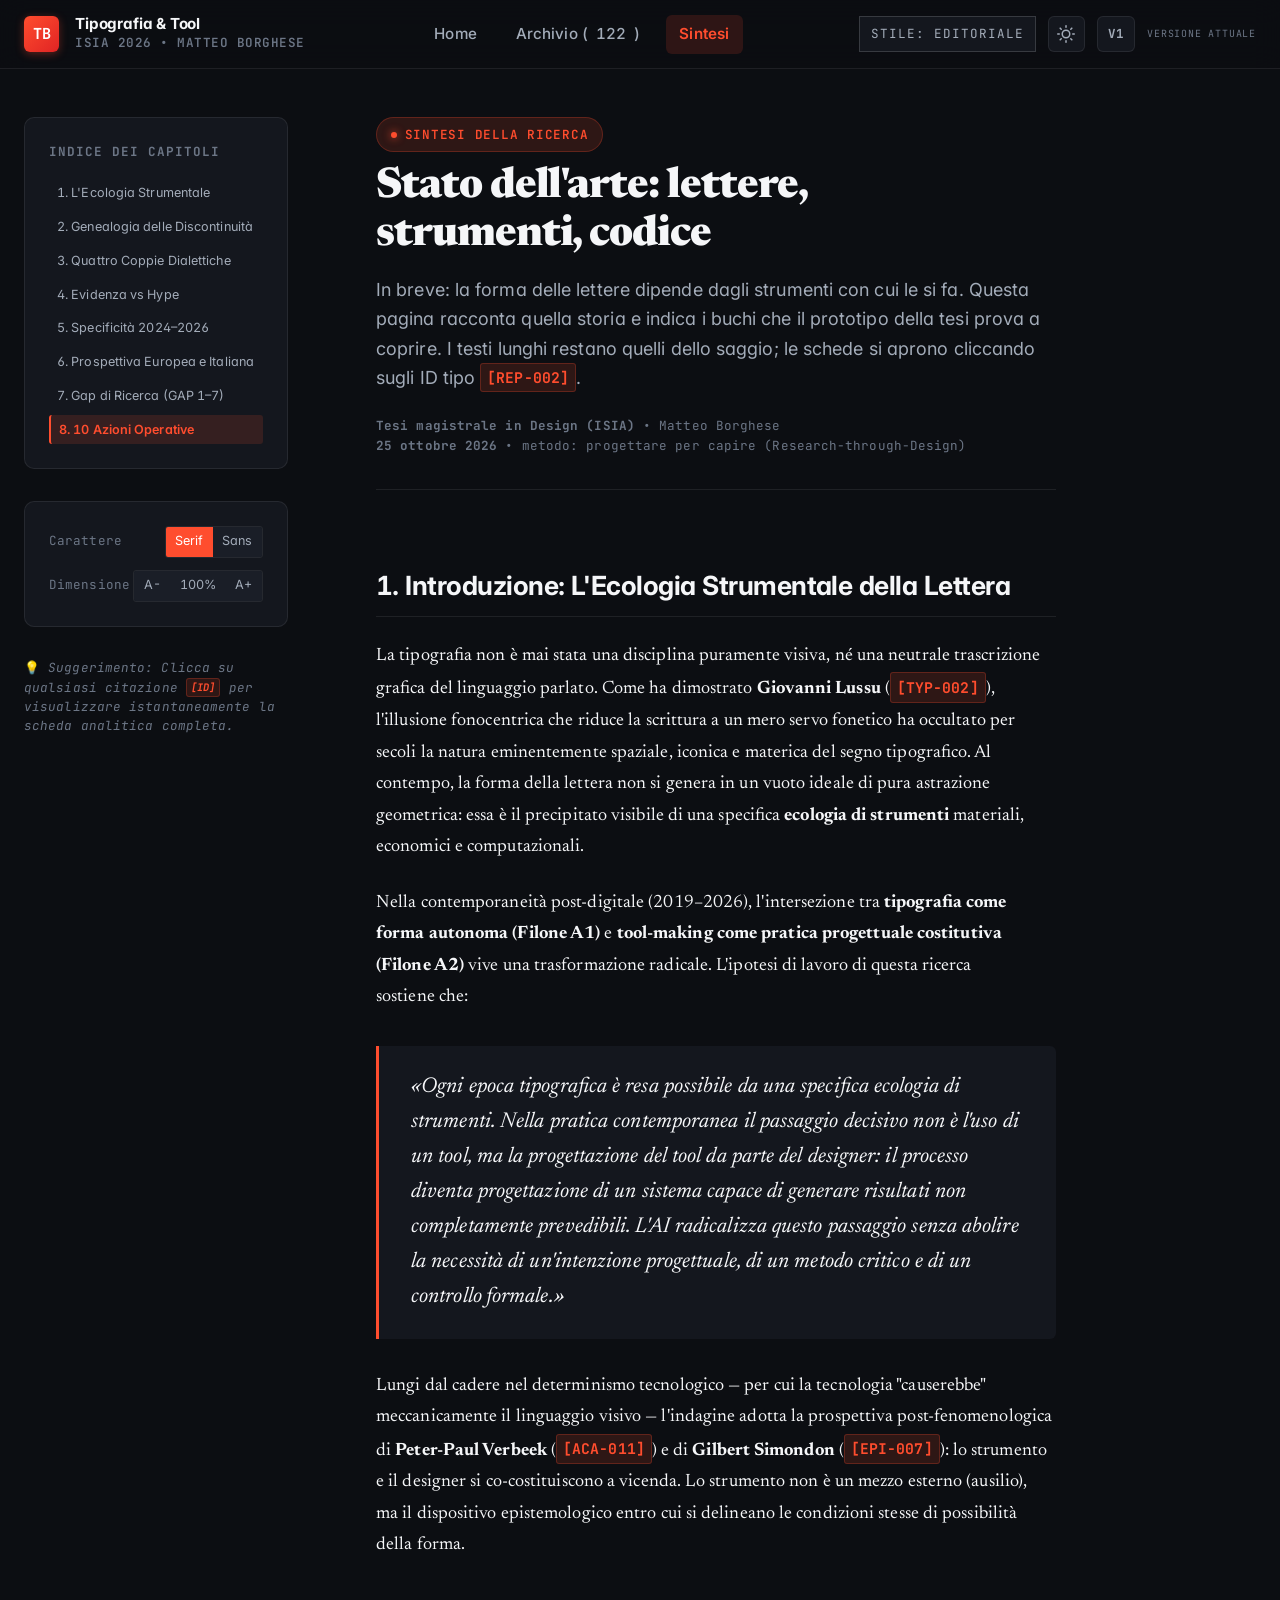
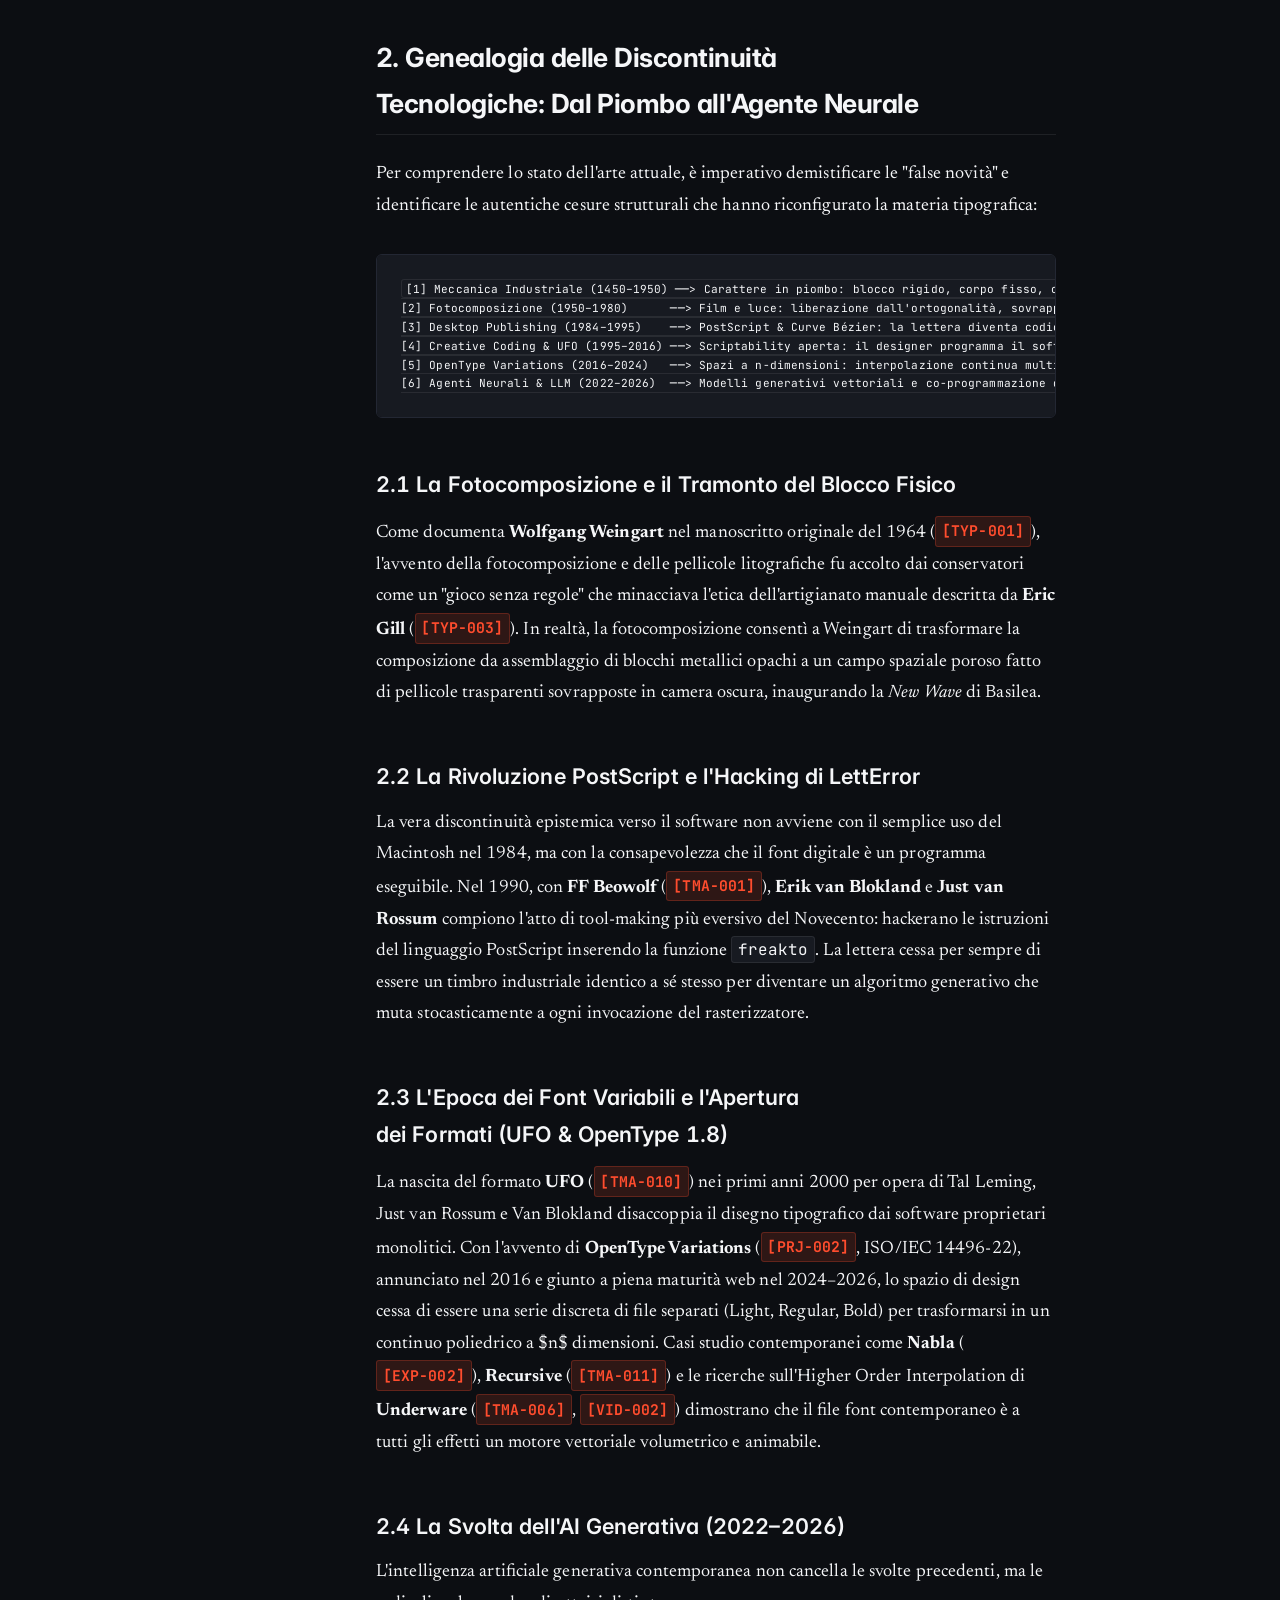
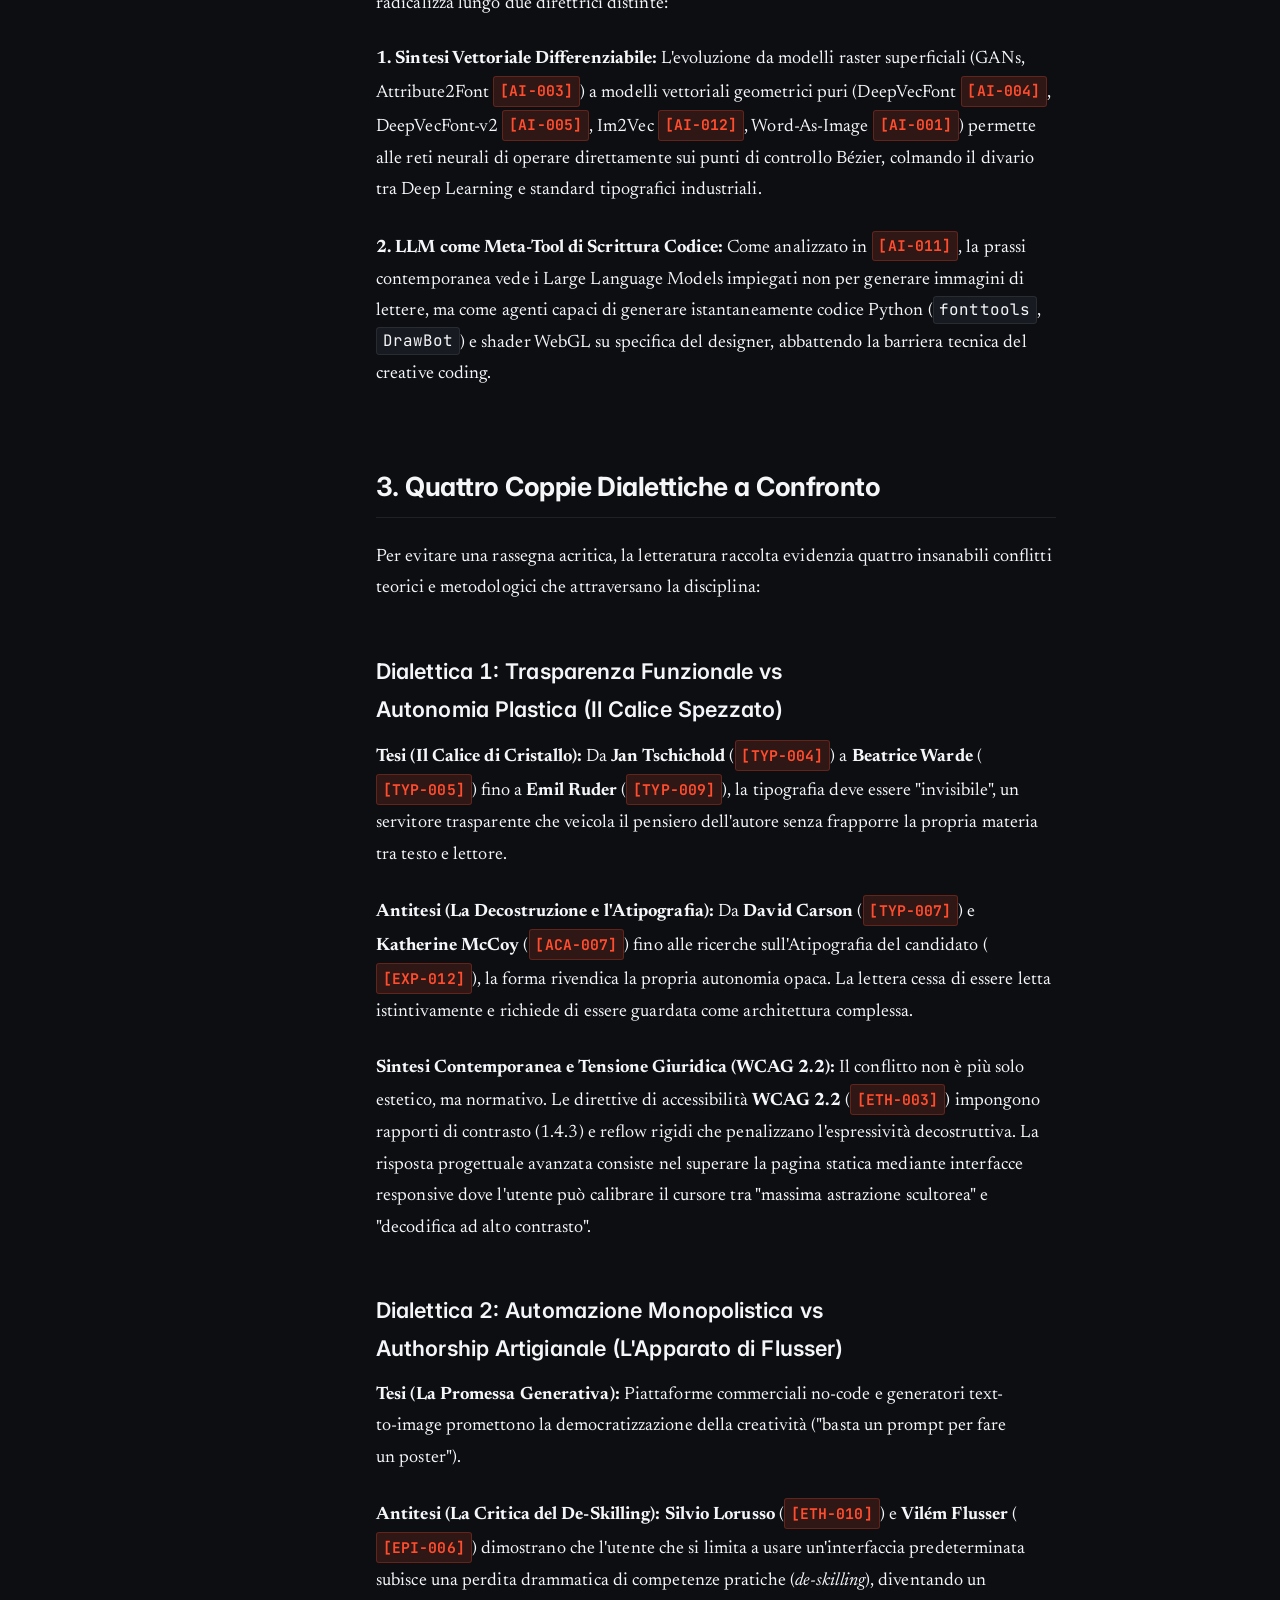
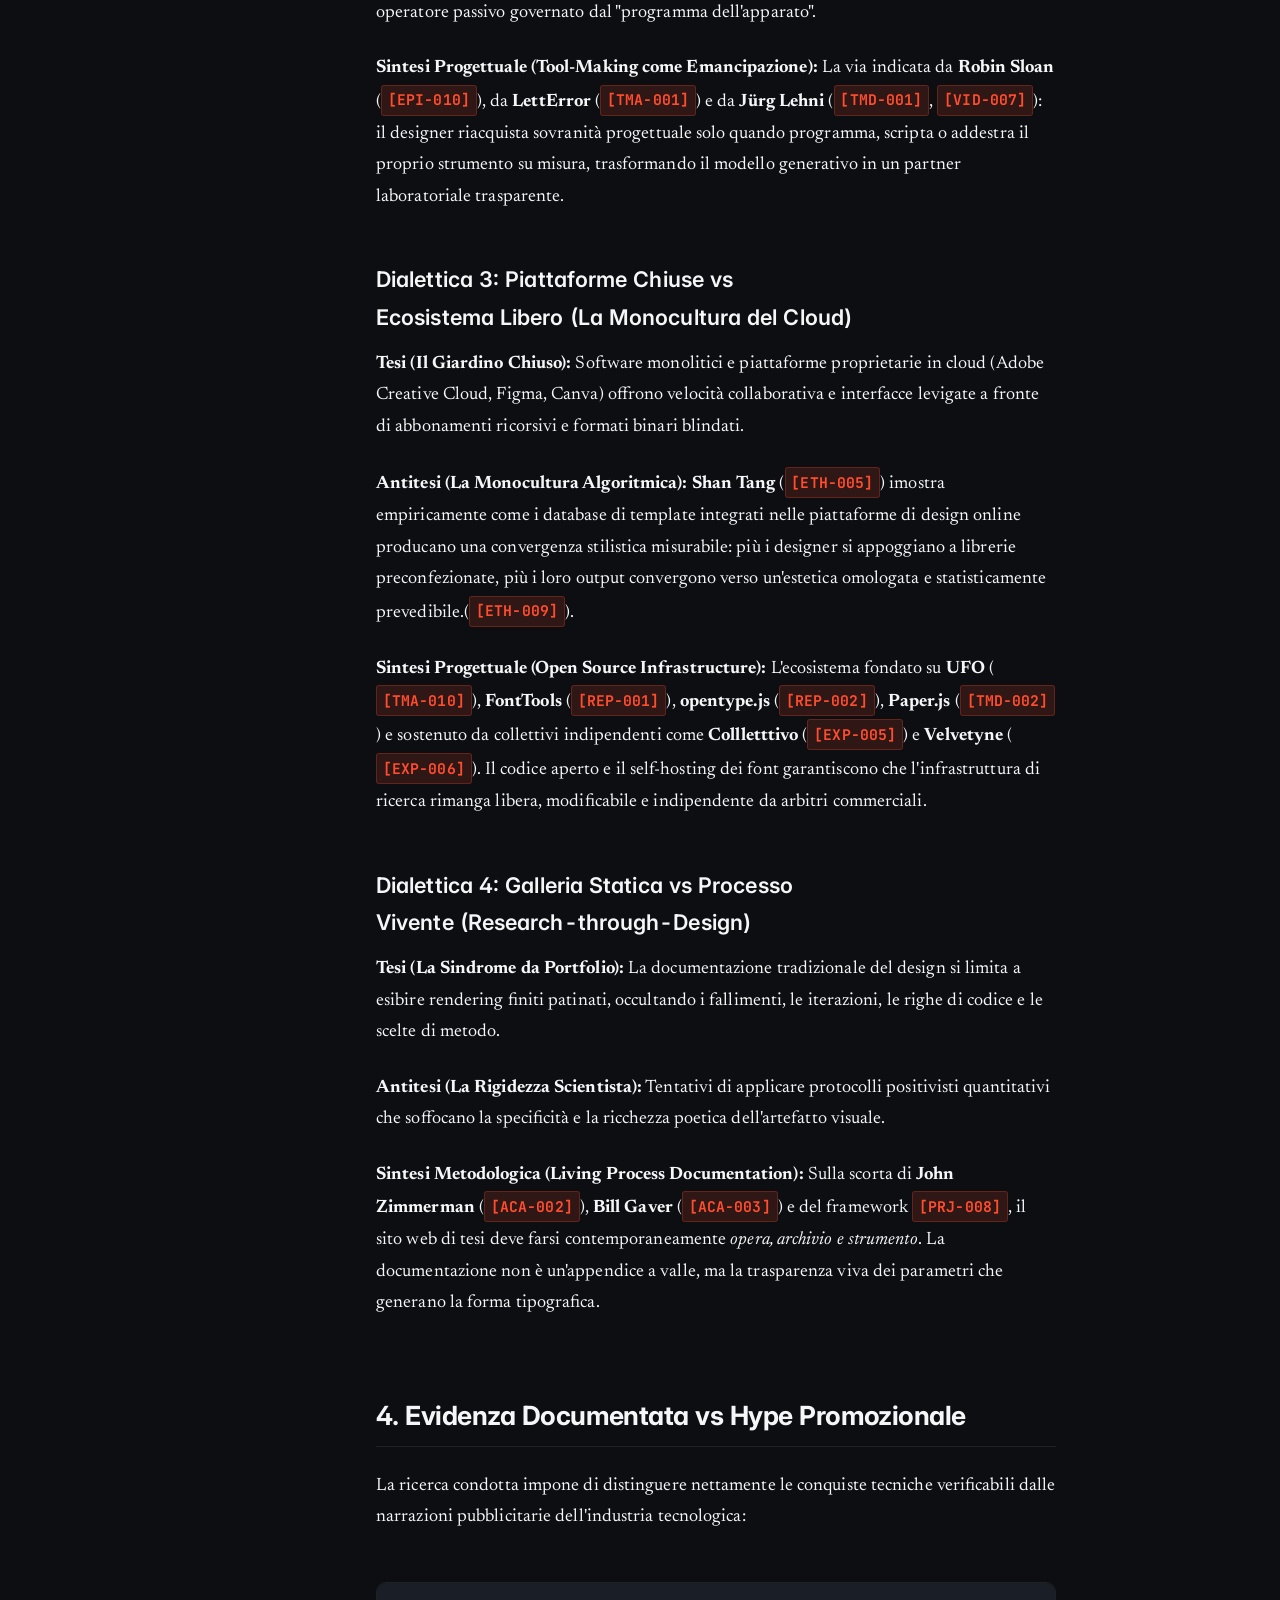
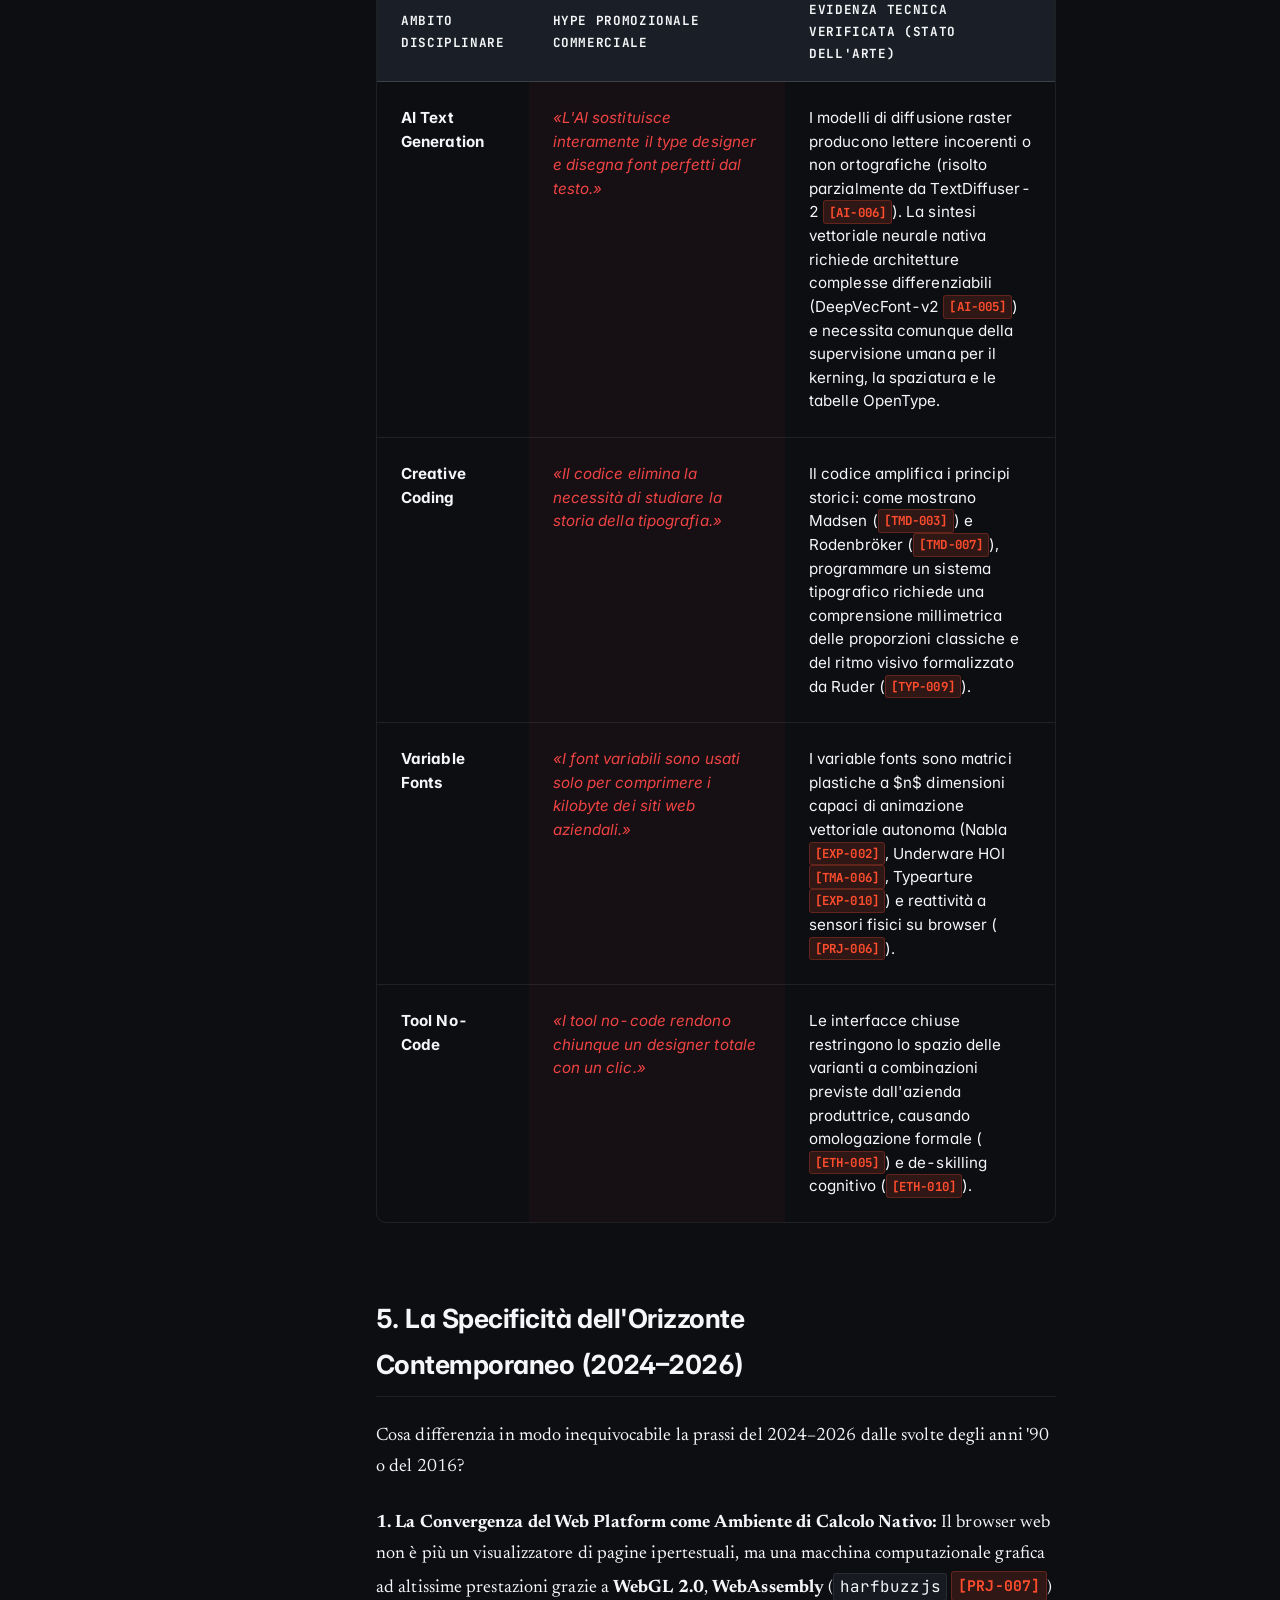
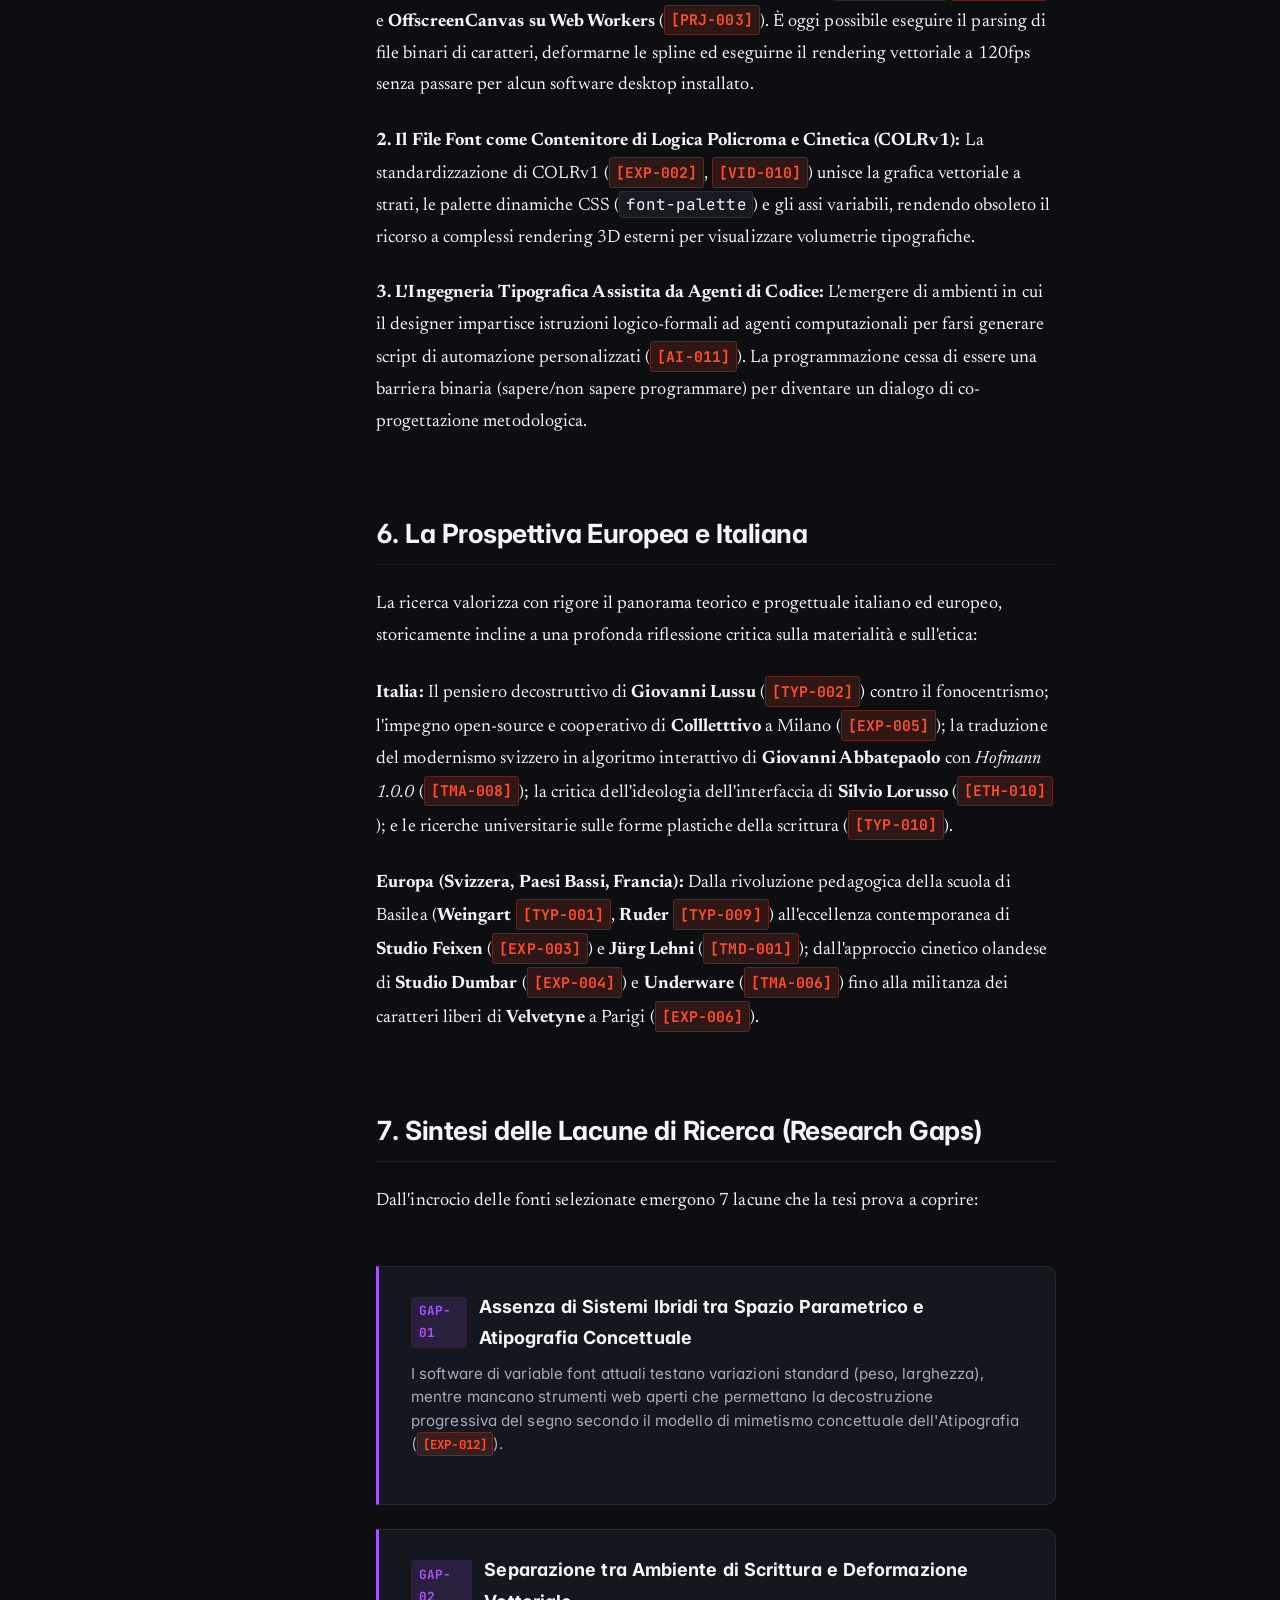
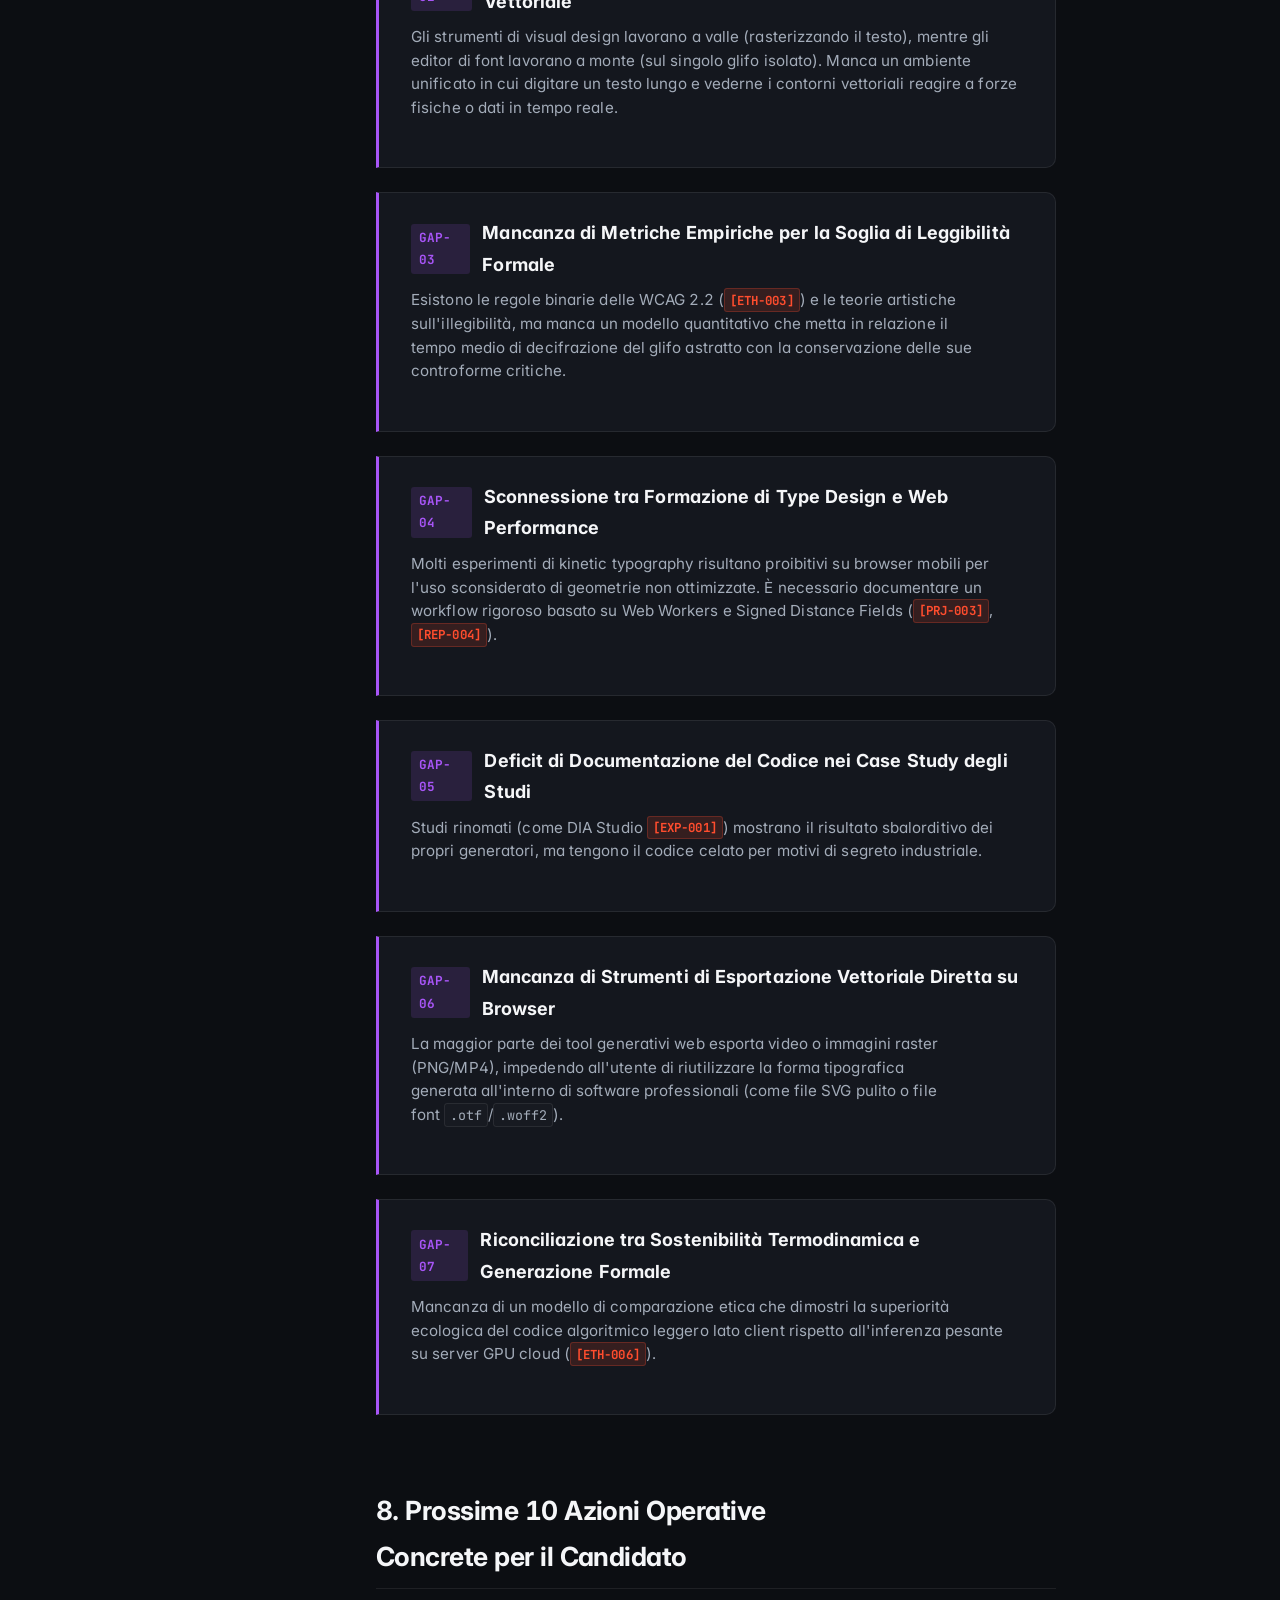
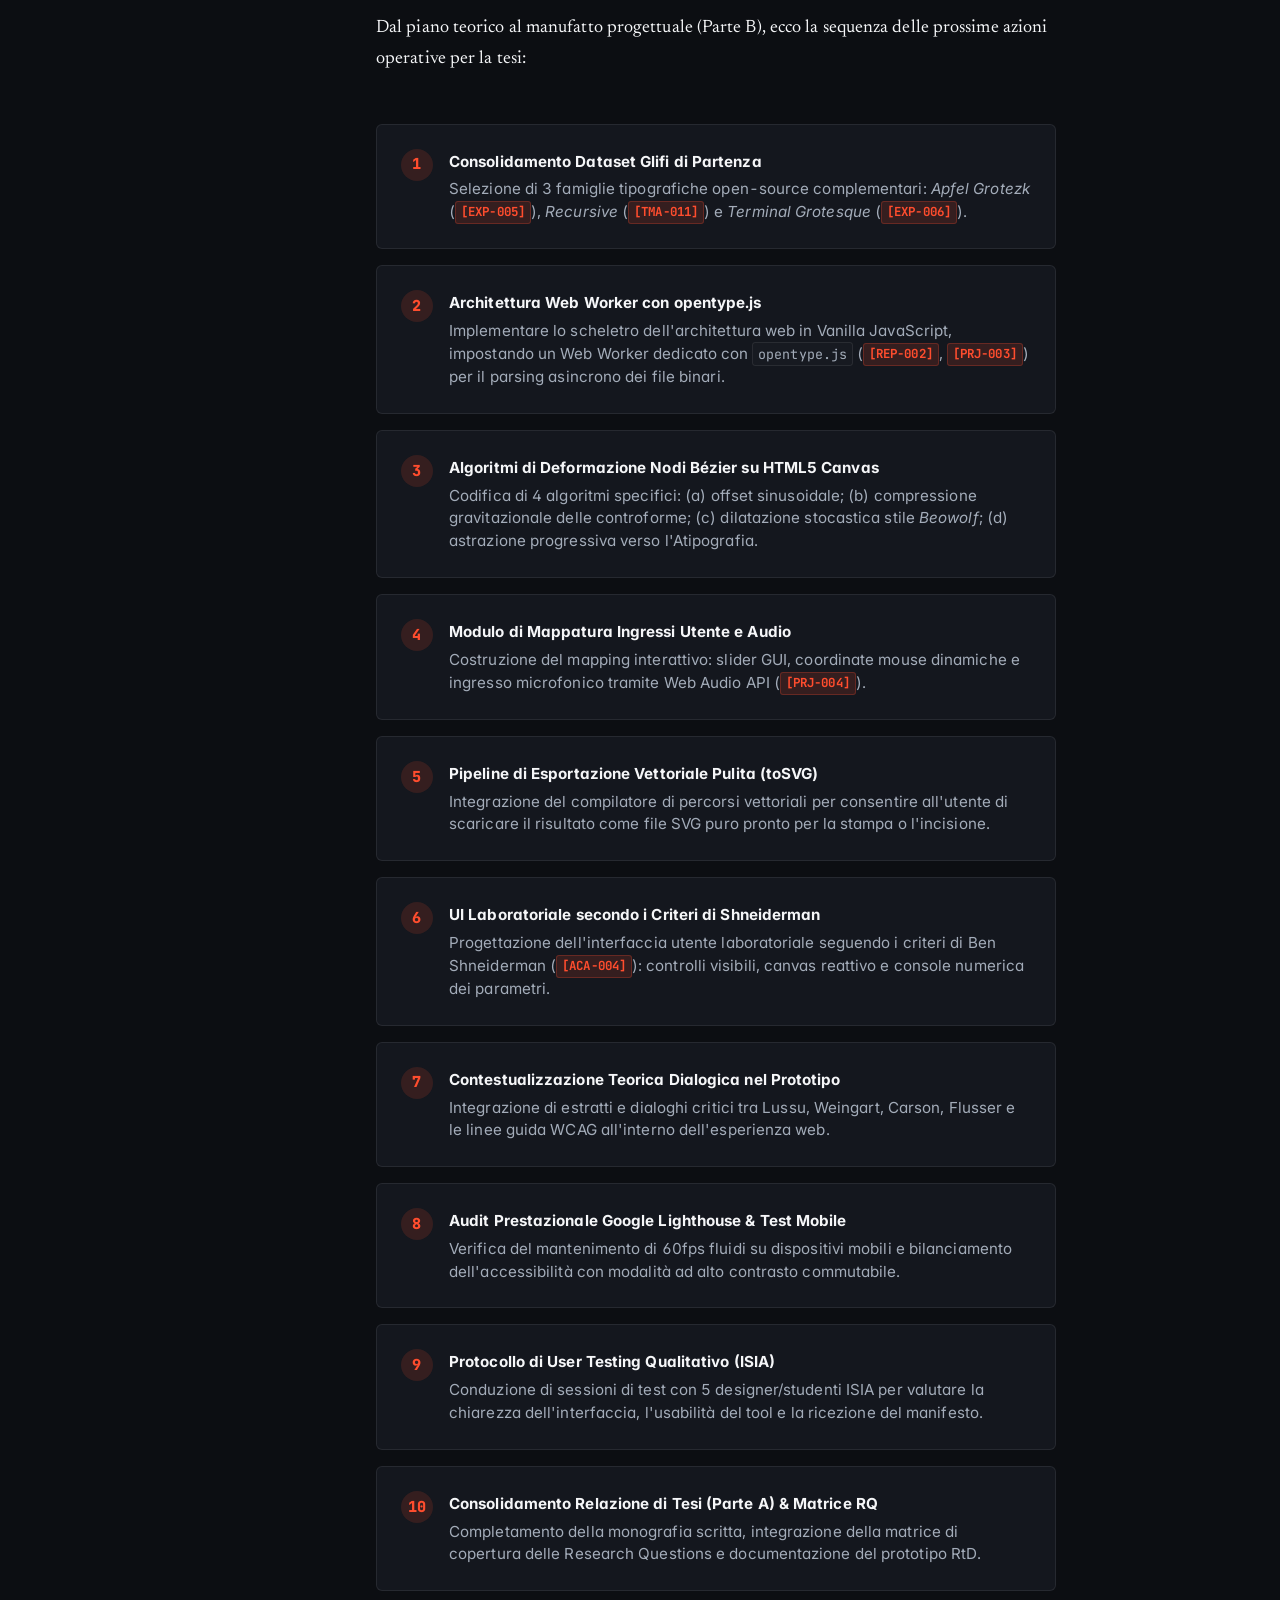
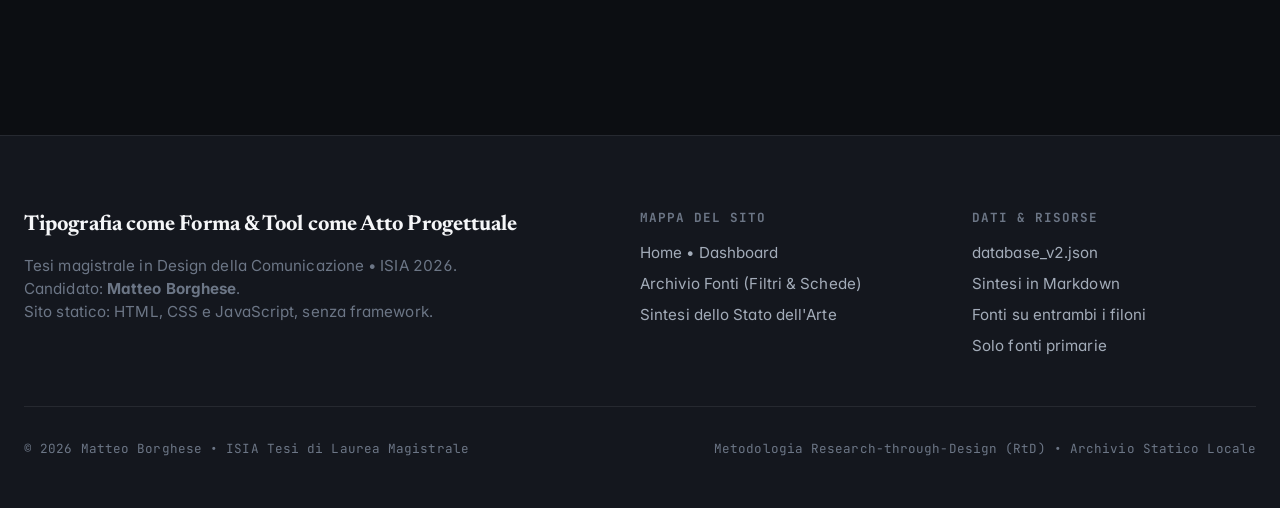
<file: synthesis.html>
<!DOCTYPE html>
<html lang="it" data-theme="dark">
<head>
  <meta charset="UTF-8">
  <meta name="viewport" content="width=device-width, initial-scale=1.0">
  <title>Stato dell'Arte &amp; Sintesi Critica | Tesi ISIA 2026</title>
  <meta name="description" content="Sintesi teorica, genealogia delle discontinuità tecnologiche, dialettiche, gap di ricerca e piano operativo.">
  <link rel="stylesheet" href="style.css">
  <link rel="stylesheet" href="swiss.css">
</head>
<body>

  <!-- Barra di Progresso Lettura Superiore -->
  <div class="reading-bar" aria-hidden="true"></div>

  <!-- Header & Navigazione Globale -->
  <header class="site-header">
    <div class="container nav-inner">
      <a href="index.html" class="brand" aria-label="Home page archivio tesi">
        <span class="brand-monogram">TB</span>
        <div class="brand-text">
          <span class="brand-title">Tipografia &amp; Tool</span>
          <span class="brand-meta">ISIA 2026 &bull; Matteo Borghese</span>
        </div>
      </a>

      <nav aria-label="Navigazione principale">
        <ul class="nav-menu">
          <li><a href="index.html" class="nav-link">Home</a></li>
          <li><a href="sources.html" class="nav-link">Archivio (<span class="js-source-count">45</span>)</a></li>
          <li><a href="synthesis.html" class="nav-link active">Sintesi</a></li>
        </ul>
      </nav>

      <div class="nav-actions">
        <button type="button" class="theme-btn" id="themeToggleBtn" aria-label="Cambia tema chiaro/scuro">
          <!-- Icona iniettata via JS -->
        </button>
      </div>
    </div>
  </header>

  <main class="site-main">
    <div class="container">

      <div class="synthesis-layout">
        
        <!-- SIDEBAR STICKY: INDICE DEI CONTENUTI & CONTROLLI LETTURA -->
        <aside class="synthesis-sidebar">
          
          <!-- Indice di Navigazione (ToC) -->
          <nav class="toc-box" aria-label="Indice del documento">
            <div class="toc-title">Indice dei Capitoli</div>
            <ul class="toc-list">
              <li><a href="#sec-1" class="toc-link active">1. L'Ecologia Strumentale</a></li>
              <li><a href="#sec-2" class="toc-link">2. Genealogia delle Discontinuità</a></li>
              <li><a href="#sec-3" class="toc-link">3. Quattro Coppie Dialettiche</a></li>
              <li><a href="#sec-4" class="toc-link">4. Evidenza vs Hype</a></li>
              <li><a href="#sec-5" class="toc-link">5. Specificità 2024–2026</a></li>
              <li><a href="#sec-6" class="toc-link">6. Prospettiva Europea e Italiana</a></li>
              <li><a href="#sec-7" class="toc-link">7. Gap di Ricerca (GAP 1–7)</a></li>
              <li><a href="#sec-8" class="toc-link">8. 10 Azioni Operative</a></li>
            </ul>
          </nav>

          <!-- Controlli di Lettura (Reader Controls) -->
          <div class="reader-controls">
            <div class="reader-control-row">
              <span class="reader-control-label">Carattere</span>
              <div class="btn-group">
                <button type="button" class="btn-ctrl active" id="btnFontSerif">Serif</button>
                <button type="button" class="btn-ctrl" id="btnFontSans">Sans</button>
              </div>
            </div>
            <div class="reader-control-row">
              <span class="reader-control-label">Dimensione</span>
              <div class="btn-group">
                <button type="button" class="btn-ctrl" id="btnFontMinus" title="Riduci testo">A-</button>
                <button type="button" class="btn-ctrl" id="btnFontReset" title="Dimensione standard">100%</button>
                <button type="button" class="btn-ctrl" id="btnFontPlus" title="Ingrandisci testo">A+</button>
              </div>
            </div>
          </div>

          <div style="font-family: var(--font-mono); font-size: var(--step--2); color: var(--text-muted); line-height: 1.5;">
            💡 <em>Suggerimento: Clicca su qualsiasi citazione <span class="cite-tag">[ID]</span> per visualizzare istantaneamente la scheda analitica completa.</em>
          </div>

        </aside>

        <!-- ARTICOLO LONG-FORM: STATO DELL'ARTE -->
        <article class="synthesis-article">

          <!-- Intestazione Saggio -->
          <header class="synthesis-header">
            <div class="hero-pill" style="margin-bottom: var(--space-xs);">Sintesi della ricerca</div>
            <h1 class="synthesis-title">
              Stato dell'arte: lettere, strumenti, codice
            </h1>
            <p class="plain-lead">
              In breve: la forma delle lettere dipende dagli strumenti con cui le si fa.
              Questa pagina racconta quella storia e indica i buchi che il prototipo della tesi prova a coprire.
              I testi lunghi restano quelli dello saggio; le schede si aprono cliccando sugli ID tipo <span class="cite-tag">[REP-002]</span>.
            </p>
            <div class="synthesis-meta">
              <strong>Tesi magistrale in Design (ISIA)</strong> &bull; Matteo Borghese<br>
              <strong>25 ottobre 2026</strong> &bull; metodo: progettare per capire (Research-through-Design)
            </div>
          </header>

          <!-- SEZIONE 1 -->
          <section id="sec-1">
            <h2>1. Introduzione: L'Ecologia Strumentale della Lettera</h2>
            
            <p>
              La tipografia non è mai stata una disciplina puramente visiva, né una neutrale trascrizione grafica del linguaggio parlato. 
              Come ha dimostrato <strong>Giovanni Lussu</strong> (<span class="cite-tag">[TYP-002]</span>), l'illusione fonocentrica che riduce 
              la scrittura a un mero servo fonetico ha occultato per secoli la natura eminentemente spaziale, iconica e materica del segno 
              tipografico. Al contempo, la forma della lettera non si genera in un vuoto ideale di pura astrazione geometrica: essa è il 
              precipitato visibile di una specifica <strong>ecologia di strumenti</strong> materiali, economici e computazionali.
            </p>

            <p>
              Nella contemporaneità post-digitale (2019–2026), l'intersezione tra <strong>tipografia come forma autonoma (Filone A1)</strong> 
              e <strong>tool-making come pratica progettuale costitutiva (Filone A2)</strong> vive una trasformazione radicale. L'ipotesi di lavoro 
              di questa ricerca sostiene che:
            </p>

            <blockquote>
              «Ogni epoca tipografica è resa possibile da una specifica ecologia di strumenti. Nella pratica contemporanea il passaggio decisivo 
              non è l'uso di un tool, ma la progettazione del tool da parte del designer: il processo diventa progettazione di un sistema capace 
              di generare risultati non completamente prevedibili. L'AI radicalizza questo passaggio senza abolire la necessità di un'intenzione 
              progettuale, di un metodo critico e di un controllo formale.»
            </blockquote>

            <p>
              Lungi dal cadere nel determinismo tecnologico — per cui la tecnologia "causerebbe" meccanicamente il linguaggio visivo — l'indagine 
              adotta la prospettiva post-fenomenologica di <strong>Peter-Paul Verbeek</strong> (<span class="cite-tag">[ACA-011]</span>) e di 
              <strong>Gilbert Simondon</strong> (<span class="cite-tag">[EPI-007]</span>): lo strumento e il designer si co-costituiscono a vicenda. 
              Lo strumento non è un mezzo esterno (ausilio), ma il dispositivo epistemologico entro cui si delineano le condizioni stesse di possibilità della forma.
            </p>
          </section>

          <!-- SEZIONE 2 -->
          <section id="sec-2">
            <h2>2. Genealogia delle Discontinuità Tecnologiche: Dal Piombo all'Agente Neurale</h2>
            
            <p>
              Per comprendere lo stato dell'arte attuale, è imperativo demistificare le "false novità" e identificare le autentiche cesure 
              strutturali che hanno riconfigurato la materia tipografica:
            </p>

            <pre><code>[1] Meccanica Industriale (1450–1950) ──> Carattere in piombo: blocco rigido, corpo fisso, ortogonalità.
[2] Fotocomposizione (1950–1980)      ──> Film e luce: liberazione dall'ortogonalità, sovrapposizioni ottiche.
[3] Desktop Publishing (1984–1995)    ──> PostScript &amp; Curve Bézier: la lettera diventa codice matematico.
[4] Creative Coding &amp; UFO (1995–2016) ──> Scriptability aperta: il designer programma il software di disegno.
[5] OpenType Variations (2016–2024)   ──> Spazi a n-dimensioni: interpolazione continua multi-asse e colore nativo.
[6] Agenti Neurali &amp; LLM (2022–2026)  ──> Modelli generativi vettoriali e co-programmazione del tool.</code></pre>

            <h3>2.1 La Fotocomposizione e il Tramonto del Blocco Fisico</h3>
            <p>
              Come documenta <strong>Wolfgang Weingart</strong> nel manoscritto originale del 1964 (<span class="cite-tag">[TYP-001]</span>), 
              l'avvento della fotocomposizione e delle pellicole litografiche fu accolto dai conservatori come un "gioco senza regole" che minacciava 
              l'etica dell'artigianato manuale descritta da <strong>Eric Gill</strong> (<span class="cite-tag">[TYP-003]</span>). In realtà, 
              la fotocomposizione consentì a Weingart di trasformare la composizione da assemblaggio di blocchi metallici opachi a un campo spaziale 
              poroso fatto di pellicole trasparenti sovrapposte in camera oscura, inaugurando la <em>New Wave</em> di Basilea.
            </p>

            <h3>2.2 La Rivoluzione PostScript e l'Hacking di LettError</h3>
            <p>
              La vera discontinuità epistemica verso il software non avviene con il semplice uso del Macintosh nel 1984, ma con la consapevolezza 
              che il font digitale è un programma eseguibile. Nel 1990, con <strong>FF Beowolf</strong> (<span class="cite-tag">[TMA-001]</span>), 
              <strong>Erik van Blokland</strong> e <strong>Just van Rossum</strong> compiono l'atto di tool-making più eversivo del Novecento: 
              hackerano le istruzioni del linguaggio PostScript inserendo la funzione <code>freakto</code>. La lettera cessa per sempre di essere un timbro 
              industriale identico a sé stesso per diventare un algoritmo generativo che muta stocasticamente a ogni invocazione del rasterizzatore.
            </p>

            <h3>2.3 L'Epoca dei Font Variabili e l'Apertura dei Formati (UFO &amp; OpenType 1.8)</h3>
            <p>
              La nascita del formato <strong>UFO</strong> (<span class="cite-tag">[TMA-010]</span>) nei primi anni 2000 per opera di Tal Leming, 
              Just van Rossum e Van Blokland disaccoppia il disegno tipografico dai software proprietari monolitici. Con l'avvento di 
              <strong>OpenType Variations</strong> (<span class="cite-tag">[PRJ-002]</span>, ISO/IEC 14496-22), annunciato nel 2016 e giunto a piena 
              maturità web nel 2024–2026, lo spazio di design cessa di essere una serie discreta di file separati (Light, Regular, Bold) per trasformarsi 
              in un continuo poliedrico a $n$ dimensioni. Casi studio contemporanei come <strong>Nabla</strong> (<span class="cite-tag">[EXP-002]</span>), 
              <strong>Recursive</strong> (<span class="cite-tag">[TMA-011]</span>) e le ricerche sull'Higher Order Interpolation di 
              <strong>Underware</strong> (<span class="cite-tag">[TMA-006]</span>, <span class="cite-tag">[VID-002]</span>) dimostrano che il file 
              font contemporaneo è a tutti gli effetti un motore vettoriale volumetrico e animabile.
            </p>

            <h3>2.4 La Svolta dell'AI Generativa (2022–2026)</h3>
            <p>
              L'intelligenza artificiale generativa contemporanea non cancella le svolte precedenti, ma le radicalizza lungo due direttrici distinte:
            </p>
            <p>
              <strong>1. Sintesi Vettoriale Differenziabile:</strong> L'evoluzione da modelli raster superficiali (GANs, Attribute2Font <span class="cite-tag">[AI-003]</span>) 
              a modelli vettoriali geometrici puri (DeepVecFont <span class="cite-tag">[AI-004]</span>, DeepVecFont-v2 <span class="cite-tag">[AI-005]</span>, 
              Im2Vec <span class="cite-tag">[AI-012]</span>, Word-As-Image <span class="cite-tag">[AI-001]</span>) permette alle reti neurali di operare 
              direttamente sui punti di controllo Bézier, colmando il divario tra Deep Learning e standard tipografici industriali.
            </p>
            <p>
              <strong>2. LLM come Meta-Tool di Scrittura Codice:</strong> Come analizzato in <span class="cite-tag">[AI-011]</span>, la prassi contemporanea 
              vede i Large Language Models impiegati non per generare immagini di lettere, ma come agenti capaci di generare istantaneamente codice Python 
              (<code>fonttools</code>, <code>DrawBot</code>) e shader WebGL su specifica del designer, abbattendo la barriera tecnica del creative coding.
            </p>
          </section>

          <!-- SEZIONE 3 -->
          <section id="sec-3">
            <h2>3. Quattro Coppie Dialettiche a Confronto</h2>
            
            <p>
              Per evitare una rassegna acritica, la letteratura raccolta evidenzia quattro insanabili conflitti teorici e metodologici che attraversano la disciplina:
            </p>

            <h3>Dialettica 1: Trasparenza Funzionale vs Autonomia Plastica (Il Calice Spezzato)</h3>
            <p>
              <strong>Tesi (Il Calice di Cristallo):</strong> Da <strong>Jan Tschichold</strong> (<span class="cite-tag">[TYP-004]</span>) a 
              <strong>Beatrice Warde</strong> (<span class="cite-tag">[TYP-005]</span>) fino a <strong>Emil Ruder</strong> (<span class="cite-tag">[TYP-009]</span>), 
              la tipografia deve essere "invisibile", un servitore trasparente che veicola il pensiero dell'autore senza frapporre la propria materia tra testo e lettore.
            </p>
            <p>
              <strong>Antitesi (La Decostruzione e l'Atipografia):</strong> Da <strong>David Carson</strong> (<span class="cite-tag">[TYP-007]</span>) e 
              <strong>Katherine McCoy</strong> (<span class="cite-tag">[ACA-007]</span>) fino alle ricerche sull'Atipografia del candidato (<span class="cite-tag">[EXP-012]</span>), 
              la forma rivendica la propria autonomia opaca. La lettera cessa di essere letta istintivamente e richiede di essere guardata come architettura complessa.
            </p>
            <p>
              <strong>Sintesi Contemporanea e Tensione Giuridica (WCAG 2.2):</strong> Il conflitto non è più solo estetico, ma normativo. Le direttive 
              di accessibilità <strong>WCAG 2.2</strong> (<span class="cite-tag">[ETH-003]</span>) impongono rapporti di contrasto (1.4.3) e reflow rigidi 
              che penalizzano l'espressività decostruttiva. La risposta progettuale avanzata consiste nel superare la pagina statica mediante interfacce responsive 
              dove l'utente può calibrare il cursore tra "massima astrazione scultorea" e "decodifica ad alto contrasto".
            </p>

            <h3>Dialettica 2: Automazione Monopolistica vs Authorship Artigianale (L'Apparato di Flusser)</h3>
            <p>
              <strong>Tesi (La Promessa Generativa):</strong> Piattaforme commerciali no-code e generatori text-to-image promettono la democratizzazione della creatività ("basta un prompt per fare un poster").
            </p>
            <p>
              <strong>Antitesi (La Critica del De-Skilling):</strong> <strong>Silvio Lorusso</strong> (<span class="cite-tag">[ETH-010]</span>) e 
              <strong>Vilém Flusser</strong> (<span class="cite-tag">[EPI-006]</span>) dimostrano che l'utente che si limita a usare un'interfaccia predeterminata 
              subisce una perdita drammatica di competenze pratiche (<em>de-skilling</em>), diventando un operatore passivo governato dal "programma dell'apparato".
            </p>
            <p>
              <strong>Sintesi Progettuale (Tool-Making come Emancipazione):</strong> La via indicata da <strong>Robin Sloan</strong> (<span class="cite-tag">[EPI-010]</span>), 
              da <strong>LettError</strong> (<span class="cite-tag">[TMA-001]</span>) e da <strong>Jürg Lehni</strong> (<span class="cite-tag">[TMD-001]</span>, <span class="cite-tag">[VID-007]</span>): 
              il designer riacquista sovranità progettuale solo quando programma, scripta o addestra il proprio strumento su misura, trasformando il modello generativo 
              in un partner laboratoriale trasparente.
            </p>

            <h3>Dialettica 3: Piattaforme Chiuse vs Ecosistema Libero (La Monocultura del Cloud)</h3>
            <p>
              <strong>Tesi (Il Giardino Chiuso):</strong> Software monolitici e piattaforme proprietarie in cloud (Adobe Creative Cloud, Figma, Canva) offrono velocità 
              collaborativa e interfacce levigate a fronte di abbonamenti ricorsivi e formati binari blindati.
            </p>
            <p>
              <strong>Antitesi (La Monocultura Algoritmica):</strong> <strong>Shan Tang</strong> (<span class="cite-tag">[ETH-005]</span>) imostra 
empiricamente come i database di template integrati nelle piattaforme di design 
online producano una convergenza stilistica misurabile: più i designer si 
appoggiano a librerie preconfezionate, più i loro output convergono verso 
un'estetica omologata e statisticamente prevedibile.(<span class="cite-tag">[ETH-009]</span>).
            </p>
            <p>
              <strong>Sintesi Progettuale (Open Source Infrastructure):</strong> L'ecosistema fondato su <strong>UFO</strong> (<span class="cite-tag">[TMA-010]</span>), 
              <strong>FontTools</strong> (<span class="cite-tag">[REP-001]</span>), <strong>opentype.js</strong> (<span class="cite-tag">[REP-002]</span>), 
              <strong>Paper.js</strong> (<span class="cite-tag">[TMD-002]</span>) e sostenuto da collettivi indipendenti come <strong>Collletttivo</strong> (<span class="cite-tag">[EXP-005]</span>) 
              e <strong>Velvetyne</strong> (<span class="cite-tag">[EXP-006]</span>). Il codice aperto e il self-hosting dei font garantiscono che l'infrastruttura 
              di ricerca rimanga libera, modificabile e indipendente da arbitri commerciali.
            </p>

            <h3>Dialettica 4: Galleria Statica vs Processo Vivente (Research-through-Design)</h3>
            <p>
              <strong>Tesi (La Sindrome da Portfolio):</strong> La documentazione tradizionale del design si limita a esibire rendering finiti patinati, occultando 
              i fallimenti, le iterazioni, le righe di codice e le scelte di metodo.
            </p>
            <p>
              <strong>Antitesi (La Rigidezza Scientista):</strong> Tentativi di applicare protocolli positivisti quantitativi che soffocano la specificità e la ricchezza poetica dell'artefatto visuale.
            </p>
            <p>
              <strong>Sintesi Metodologica (Living Process Documentation):</strong> Sulla scorta di <strong>John Zimmerman</strong> (<span class="cite-tag">[ACA-002]</span>), 
              <strong>Bill Gaver</strong> (<span class="cite-tag">[ACA-003]</span>) e del framework <span class="cite-tag">[PRJ-008]</span>, il sito web di tesi 
              deve farsi contemporaneamente <em>opera, archivio e strumento</em>. La documentazione non è un'appendice a valle, ma la trasparenza viva dei parametri che generano la forma tipografica.
            </p>
          </section>

          <!-- SEZIONE 4 -->
          <section id="sec-4">
            <h2>4. Evidenza Documentata vs Hype Promozionale</h2>
            
            <p>
              La ricerca condotta impone di distinguere nettamente le conquiste tecniche verificabili dalle narrazioni pubblicitarie dell'industria tecnologica:
            </p>

            <div class="comparison-table-wrap">
              <table class="comparison-table">
                <thead>
                  <tr>
                    <th style="width: 22%;">Ambito Disciplinare</th>
                    <th style="width: 38%;">Hype Promozionale Commerciale</th>
                    <th style="width: 40%;">Evidenza Tecnica Verificata (Stato dell'Arte)</th>
                  </tr>
                </thead>
                <tbody>
                  <tr>
                    <td><strong>AI Text Generation</strong></td>
                    <td class="col-hype">«L'AI sostituisce interamente il type designer e disegna font perfetti dal testo.»</td>
                    <td class="col-evidenza">
                      I modelli di diffusione raster producono lettere incoerenti o non ortografiche (risolto parzialmente da TextDiffuser-2 <span class="cite-tag">[AI-006]</span>). 
                      La sintesi vettoriale neurale nativa richiede architetture complesse differenziabili (DeepVecFont-v2 <span class="cite-tag">[AI-005]</span>) e necessita 
                      comunque della supervisione umana per il kerning, la spaziatura e le tabelle OpenType.
                    </td>
                  </tr>
                  <tr>
                    <td><strong>Creative Coding</strong></td>
                    <td class="col-hype">«Il codice elimina la necessità di studiare la storia della tipografia.»</td>
                    <td class="col-evidenza">
                      Il codice amplifica i principi storici: come mostrano Madsen (<span class="cite-tag">[TMD-003]</span>) e Rodenbröker (<span class="cite-tag">[TMD-007]</span>), 
                      programmare un sistema tipografico richiede una comprensione millimetrica delle proporzioni classiche e del ritmo visivo formalizzato da Ruder (<span class="cite-tag">[TYP-009]</span>).
                    </td>
                  </tr>
                  <tr>
                    <td><strong>Variable Fonts</strong></td>
                    <td class="col-hype">«I font variabili sono usati solo per comprimere i kilobyte dei siti web aziendali.»</td>
                    <td class="col-evidenza">
                      I variable fonts sono matrici plastiche a $n$ dimensioni capaci di animazione vettoriale autonoma (Nabla <span class="cite-tag">[EXP-002]</span>, 
                      Underware HOI <span class="cite-tag">[TMA-006]</span>, Typearture <span class="cite-tag">[EXP-010]</span>) e reattività a sensori fisici su browser (<span class="cite-tag">[PRJ-006]</span>).
                    </td>
                  </tr>
                  <tr>
                    <td><strong>Tool No-Code</strong></td>
                    <td class="col-hype">«I tool no-code rendono chiunque un designer totale con un clic.»</td>
                    <td class="col-evidenza">
                      Le interfacce chiuse restringono lo spazio delle varianti a combinazioni previste dall'azienda produttrice, causando omologazione formale (<span class="cite-tag">[ETH-005]</span>) 
                      e de-skilling cognitivo (<span class="cite-tag">[ETH-010]</span>).
                    </td>
                  </tr>
                </tbody>
              </table>
            </div>
          </section>

          <!-- SEZIONE 5 -->
          <section id="sec-5">
            <h2>5. La Specificità dell'Orizzonte Contemporaneo (2024–2026)</h2>
            
            <p>Cosa differenzia in modo inequivocabile la prassi del 2024–2026 dalle svolte degli anni '90 o del 2016?</p>
            
            <p>
              <strong>1. La Convergenza del Web Platform come Ambiente di Calcolo Nativo:</strong> Il browser web non è più un visualizzatore di pagine ipertestuali, 
              ma una macchina computazionale grafica ad altissime prestazioni grazie a <strong>WebGL 2.0</strong>, <strong>WebAssembly</strong> (<code>harfbuzzjs</code> <span class="cite-tag">[PRJ-007]</span>) 
              e <strong>OffscreenCanvas su Web Workers</strong> (<span class="cite-tag">[PRJ-003]</span>). È oggi possibile eseguire il parsing di file binari di caratteri, 
              deformarne le spline ed eseguirne il rendering vettoriale a 120fps senza passare per alcun software desktop installato.
            </p>
            <p>
              <strong>2. Il File Font come Contenitore di Logica Policroma e Cinetica (COLRv1):</strong> La standardizzazione di COLRv1 (<span class="cite-tag">[EXP-002]</span>, 
              <span class="cite-tag">[VID-010]</span>) unisce la grafica vettoriale a strati, le palette dinamiche CSS (<code>font-palette</code>) e gli assi variabili, 
              rendendo obsoleto il ricorso a complessi rendering 3D esterni per visualizzare volumetrie tipografiche.
            </p>
            <p>
              <strong>3. L'Ingegneria Tipografica Assistita da Agenti di Codice:</strong> L'emergere di ambienti in cui il designer impartisce istruzioni logico-formali 
              ad agenti computazionali per farsi generare script di automazione personalizzati (<span class="cite-tag">[AI-011]</span>). La programmazione cessa di essere 
              una barriera binaria (sapere/non sapere programmare) per diventare un dialogo di co-progettazione metodologica.
            </p>
          </section>

          <!-- SEZIONE 6 -->
          <section id="sec-6">
            <h2>6. La Prospettiva Europea e Italiana</h2>
            
            <p>
              La ricerca valorizza con rigore il panorama teorico e progettuale italiano ed europeo, storicamente incline a una profonda riflessione critica sulla materialità e sull'etica:
            </p>

            <p>
              <strong>Italia:</strong> Il pensiero decostruttivo di <strong>Giovanni Lussu</strong> (<span class="cite-tag">[TYP-002]</span>) contro il fonocentrismo; 
              l'impegno open-source e cooperativo di <strong>Collletttivo</strong> a Milano (<span class="cite-tag">[EXP-005]</span>); la traduzione del modernismo svizzero 
              in algoritmo interattivo di <strong>Giovanni Abbatepaolo</strong> con <em>Hofmann 1.0.0</em> (<span class="cite-tag">[TMA-008]</span>); la critica dell'ideologia 
              dell'interfaccia di <strong>Silvio Lorusso</strong> (<span class="cite-tag">[ETH-010]</span>); e le ricerche universitarie sulle forme plastiche della scrittura (<span class="cite-tag">[TYP-010]</span>).
            </p>
            <p>
              <strong>Europa (Svizzera, Paesi Bassi, Francia):</strong> Dalla rivoluzione pedagogica della scuola di Basilea (<strong>Weingart</strong> <span class="cite-tag">[TYP-001]</span>, 
              <strong>Ruder</strong> <span class="cite-tag">[TYP-009]</span>) all'eccellenza contemporanea di <strong>Studio Feixen</strong> (<span class="cite-tag">[EXP-003]</span>) 
              e <strong>Jürg Lehni</strong> (<span class="cite-tag">[TMD-001]</span>); dall'approccio cinetico olandese di <strong>Studio Dumbar</strong> (<span class="cite-tag">[EXP-004]</span>) 
              e <strong>Underware</strong> (<span class="cite-tag">[TMA-006]</span>) fino alla militanza dei caratteri liberi di <strong>Velvetyne</strong> a Parigi (<span class="cite-tag">[EXP-006]</span>).
            </p>
          </section>

          <!-- SEZIONE 7 -->
          <section id="sec-7">
            <h2>7. Sintesi delle Lacune di Ricerca (Research Gaps)</h2>
            
            <p>
              Dall'incrocio delle fonti selezionate emergono 7 lacune che la tesi prova a coprire:
            </p>

            <div class="gap-cards-list">
              <div class="gap-card">
                <div class="gap-card-header">
                  <span class="gap-badge">GAP-01</span>
                  <span class="gap-title">Assenza di Sistemi Ibridi tra Spazio Parametrico e Atipografia Concettuale</span>
                </div>
                <p class="gap-desc">
                  I software di variable font attuali testano variazioni standard (peso, larghezza), mentre mancano strumenti web aperti che permettano 
                  la decostruzione progressiva del segno secondo il modello di mimetismo concettuale dell'Atipografia (<span class="cite-tag">[EXP-012]</span>).
                </p>
              </div>

              <div class="gap-card">
                <div class="gap-card-header">
                  <span class="gap-badge">GAP-02</span>
                  <span class="gap-title">Separazione tra Ambiente di Scrittura e Deformazione Vettoriale</span>
                </div>
                <p class="gap-desc">
                  Gli strumenti di visual design lavorano a valle (rasterizzando il testo), mentre gli editor di font lavorano a monte (sul singolo glifo isolato). 
                  Manca un ambiente unificato in cui digitare un testo lungo e vederne i contorni vettoriali reagire a forze fisiche o dati in tempo reale.
                </p>
              </div>

              <div class="gap-card">
                <div class="gap-card-header">
                  <span class="gap-badge">GAP-03</span>
                  <span class="gap-title">Mancanza di Metriche Empiriche per la Soglia di Leggibilità Formale</span>
                </div>
                <p class="gap-desc">
                  Esistono le regole binarie delle WCAG 2.2 (<span class="cite-tag">[ETH-003]</span>) e le teorie artistiche sull'illegibilità, ma manca un modello 
                  quantitativo che metta in relazione il tempo medio di decifrazione del glifo astratto con la conservazione delle sue controforme critiche.
                </p>
              </div>

              <div class="gap-card">
                <div class="gap-card-header">
                  <span class="gap-badge">GAP-04</span>
                  <span class="gap-title">Sconnessione tra Formazione di Type Design e Web Performance</span>
                </div>
                <p class="gap-desc">
                  Molti esperimenti di kinetic typography risultano proibitivi su browser mobili per l'uso sconsiderato di geometrie non ottimizzate. 
                  È necessario documentare un workflow rigoroso basato su Web Workers e Signed Distance Fields (<span class="cite-tag">[PRJ-003]</span>, <span class="cite-tag">[REP-004]</span>).
                </p>
              </div>

              <div class="gap-card">
                <div class="gap-card-header">
                  <span class="gap-badge">GAP-05</span>
                  <span class="gap-title">Deficit di Documentazione del Codice nei Case Study degli Studi</span>
                </div>
                <p class="gap-desc">
                  Studi rinomati (come DIA Studio <span class="cite-tag">[EXP-001]</span>) mostrano il risultato sbalorditivo dei propri generatori, ma tengono il codice 
                  celato per motivi di segreto industriale.
                </p>
              </div>

              <div class="gap-card">
                <div class="gap-card-header">
                  <span class="gap-badge">GAP-06</span>
                  <span class="gap-title">Mancanza di Strumenti di Esportazione Vettoriale Diretta su Browser</span>
                </div>
                <p class="gap-desc">
                  La maggior parte dei tool generativi web esporta video o immagini raster (PNG/MP4), impedendo all'utente di riutilizzare la forma tipografica 
                  generata all'interno di software professionali (come file SVG pulito o file font <code>.otf</code>/<code>.woff2</code>).
                </p>
              </div>

              <div class="gap-card">
                <div class="gap-card-header">
                  <span class="gap-badge">GAP-07</span>
                  <span class="gap-title">Riconciliazione tra Sostenibilità Termodinamica e Generazione Formale</span>
                </div>
                <p class="gap-desc">
                  Mancanza di un modello di comparazione etica che dimostri la superiorità ecologica del codice algoritmico leggero lato client 
                  rispetto all'inferenza pesante su server GPU cloud (<span class="cite-tag">[ETH-006]</span>).
                </p>
              </div>
            </div>
          </section>

          <!-- SEZIONE 8 -->
          <section id="sec-8">
            <h2>8. Prossime 10 Azioni Operative Concrete per il Candidato</h2>
            
            <p>
              Dal piano teorico al manufatto progettuale (Parte B), ecco la sequenza delle prossime azioni operative per la tesi:
            </p>

            <ol class="actions-list">
              <li class="action-item">
                <div class="action-number">1</div>
                <div class="action-content">
                  <div class="action-title">Consolidamento Dataset Glifi di Partenza</div>
                  <div class="action-desc">
                    Selezione di 3 famiglie tipografiche open-source complementari: <em>Apfel Grotezk</em> (<span class="cite-tag">[EXP-005]</span>), 
                    <em>Recursive</em> (<span class="cite-tag">[TMA-011]</span>) e <em>Terminal Grotesque</em> (<span class="cite-tag">[EXP-006]</span>).
                  </div>
                </div>
              </li>

              <li class="action-item">
                <div class="action-number">2</div>
                <div class="action-content">
                  <div class="action-title">Architettura Web Worker con opentype.js</div>
                  <div class="action-desc">
                    Implementare lo scheletro dell'architettura web in Vanilla JavaScript, impostando un Web Worker dedicato con <code>opentype.js</code> 
                    (<span class="cite-tag">[REP-002]</span>, <span class="cite-tag">[PRJ-003]</span>) per il parsing asincrono dei file binari.
                  </div>
                </div>
              </li>

              <li class="action-item">
                <div class="action-number">3</div>
                <div class="action-content">
                  <div class="action-title">Algoritmi di Deformazione Nodi Bézier su HTML5 Canvas</div>
                  <div class="action-desc">
                    Codifica di 4 algoritmi specifici: (a) offset sinusoidale; (b) compressione gravitazionale delle controforme; (c) dilatazione stocastica 
                    stile <em>Beowolf</em>; (d) astrazione progressiva verso l'Atipografia.
                  </div>
                </div>
              </li>

              <li class="action-item">
                <div class="action-number">4</div>
                <div class="action-content">
                  <div class="action-title">Modulo di Mappatura Ingressi Utente e Audio</div>
                  <div class="action-desc">
                    Costruzione del mapping interattivo: slider GUI, coordinate mouse dinamiche e ingresso microfonico tramite Web Audio API (<span class="cite-tag">[PRJ-004]</span>).
                  </div>
                </div>
              </li>

              <li class="action-item">
                <div class="action-number">5</div>
                <div class="action-content">
                  <div class="action-title">Pipeline di Esportazione Vettoriale Pulita (toSVG)</div>
                  <div class="action-desc">
                    Integrazione del compilatore di percorsi vettoriali per consentire all'utente di scaricare il risultato come file SVG puro pronto per la stampa o l'incisione.
                  </div>
                </div>
              </li>

              <li class="action-item">
                <div class="action-number">6</div>
                <div class="action-content">
                  <div class="action-title">UI Laboratoriale secondo i Criteri di Shneiderman</div>
                  <div class="action-desc">
                    Progettazione dell'interfaccia utente laboratoriale seguendo i criteri di Ben Shneiderman (<span class="cite-tag">[ACA-004]</span>): 
                    controlli visibili, canvas reattivo e console numerica dei parametri.
                  </div>
                </div>
              </li>

              <li class="action-item">
                <div class="action-number">7</div>
                <div class="action-content">
                  <div class="action-title">Contestualizzazione Teorica Dialogica nel Prototipo</div>
                  <div class="action-desc">
                    Integrazione di estratti e dialoghi critici tra Lussu, Weingart, Carson, Flusser e le linee guida WCAG all'interno dell'esperienza web.
                  </div>
                </div>
              </li>

              <li class="action-item">
                <div class="action-number">8</div>
                <div class="action-content">
                  <div class="action-title">Audit Prestazionale Google Lighthouse &amp; Test Mobile</div>
                  <div class="action-desc">
                    Verifica del mantenimento di 60fps fluidi su dispositivi mobili e bilanciamento dell'accessibilità con modalità ad alto contrasto commutabile.
                  </div>
                </div>
              </li>

              <li class="action-item">
                <div class="action-number">9</div>
                <div class="action-content">
                  <div class="action-title">Protocollo di User Testing Qualitativo (ISIA)</div>
                  <div class="action-desc">
                    Conduzione di sessioni di test con 5 designer/studenti ISIA per valutare la chiarezza dell'interfaccia, l'usabilità del tool e la ricezione del manifesto.
                  </div>
                </div>
              </li>

              <li class="action-item">
                <div class="action-number">10</div>
                <div class="action-content">
                  <div class="action-title">Consolidamento Relazione di Tesi (Parte A) &amp; Matrice RQ</div>
                  <div class="action-desc">
                    Completamento della monografia scritta, integrazione della matrice di copertura delle Research Questions e documentazione del prototipo RtD.
                  </div>
                </div>
              </li>
            </ol>
          </section>

        </article>

      </div>

    </div>
  </main>

  <!-- FOOTER -->
  <footer class="site-footer">
    <div class="container">
      <div class="footer-inner">
        <div class="footer-col-thesis">
          <div class="footer-thesis-title">Tipografia come Forma &amp; Tool come Atto Progettuale</div>
          <p class="footer-thesis-desc">
            Tesi magistrale in Design della Comunicazione &bull; ISIA 2026.<br>
            Candidato: <strong>Matteo Borghese</strong>.<br>
            Sito statico: HTML, CSS e JavaScript, senza framework.
          </p>
        </div>

        <div>
          <div class="footer-links-title">Mappa del Sito</div>
          <ul class="footer-links-list">
            <li><a href="index.html" class="footer-link">Home &bull; Dashboard</a></li>
            <li><a href="sources.html" class="footer-link">Archivio Fonti (Filtri &amp; Schede)</a></li>
            <li><a href="synthesis.html" class="footer-link">Sintesi dello Stato dell'Arte</a></li>
          </ul>
        </div>

        <div>
          <div class="footer-links-title">Dati &amp; Risorse</div>
          <ul class="footer-links-list">
            <li><a href="./data/database_v2.json" target="_blank" class="footer-link">database_v2.json</a></li>
            <li><a href="./data/STATE_OF_THE_ART.md" target="_blank" class="footer-link">Sintesi in Markdown</a></li>
            <li><a href="sources.html?thread=ENTRAMBI" class="footer-link">Fonti su entrambi i filoni</a></li>
            <li><a href="sources.html?priority=PRIMARIA" class="footer-link">Solo fonti primarie</a></li>
          </ul>
        </div>
      </div>

      <div class="footer-bottom">
        <div>&copy; 2026 Matteo Borghese &bull; ISIA Tesi di Laurea Magistrale</div>
        <div>Metodologia Research-through-Design (RtD) &bull; Archivio Statico Locale</div>
      </div>
    </div>
  </footer>
<script src="version-switch.js"></script>
  <script src="app.js"></script>
  <script src="swiss-switch.js"></script>
</body>
</html>
</file>
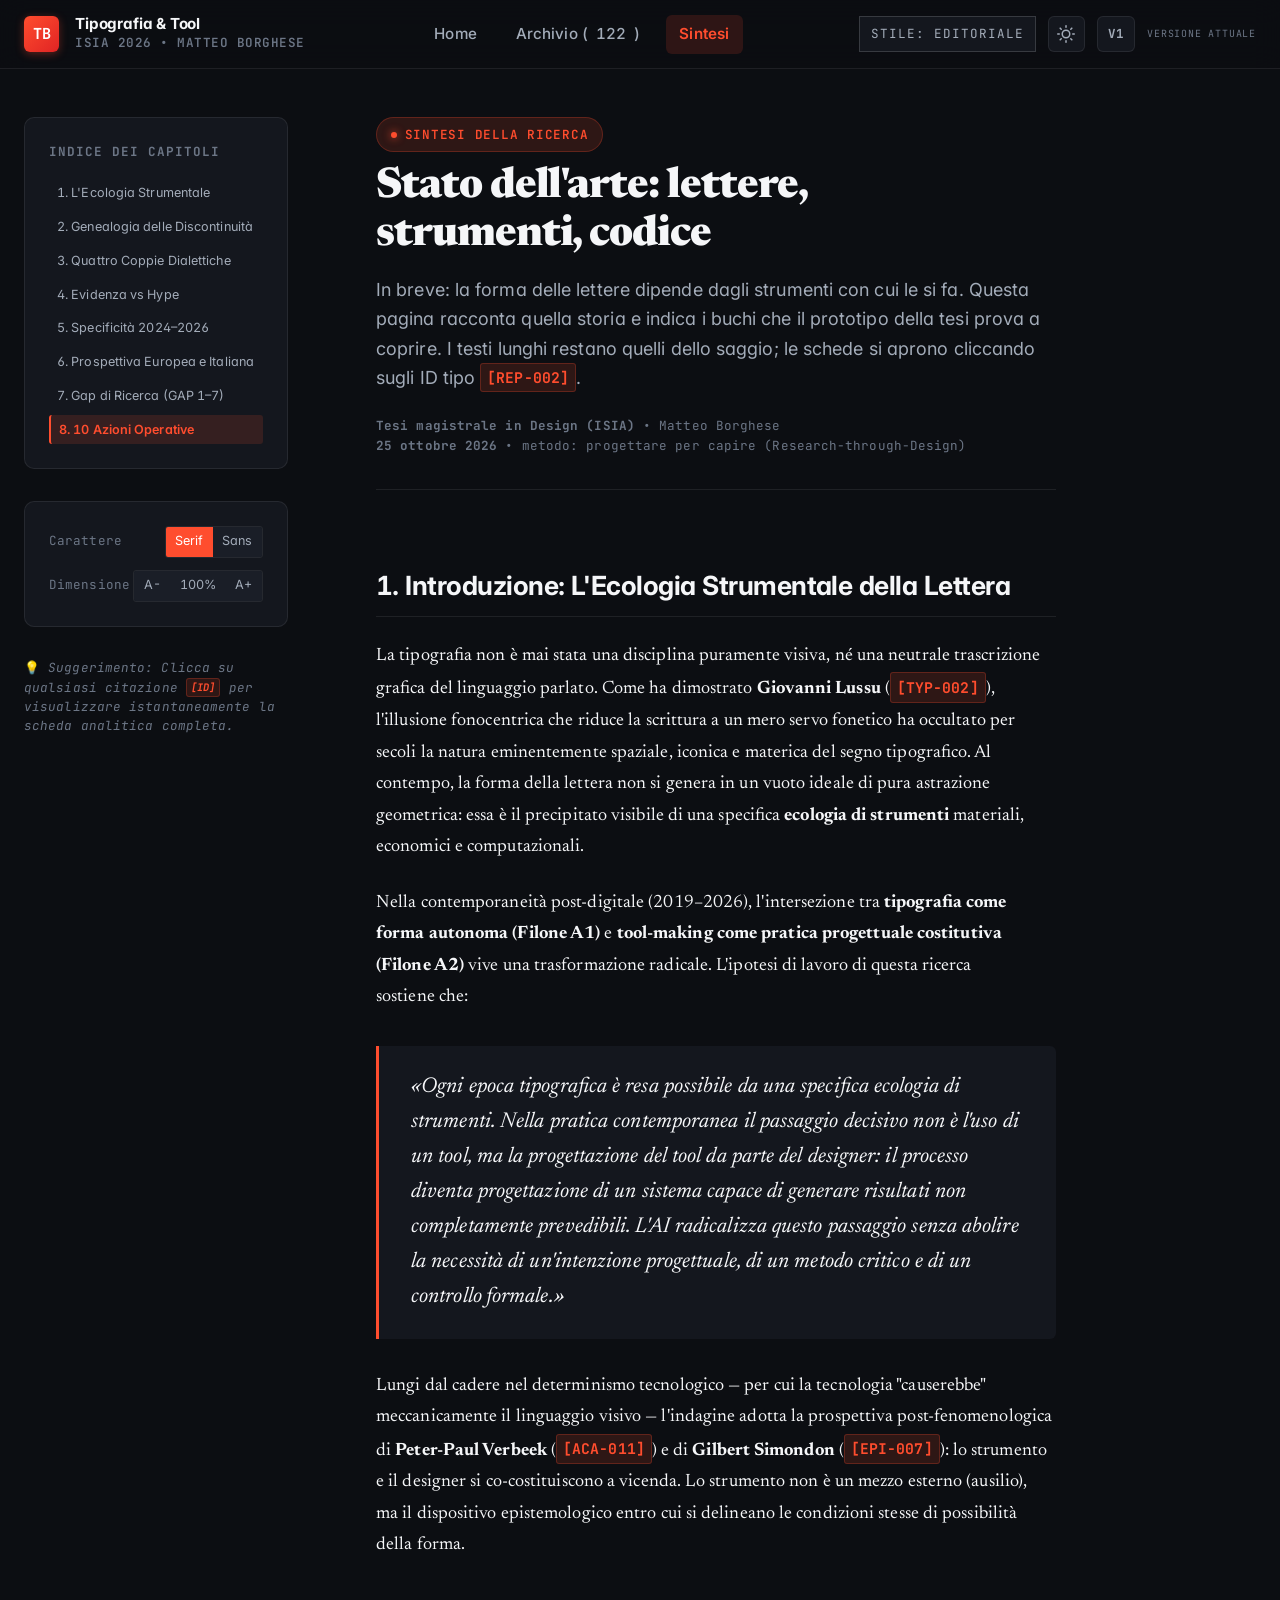
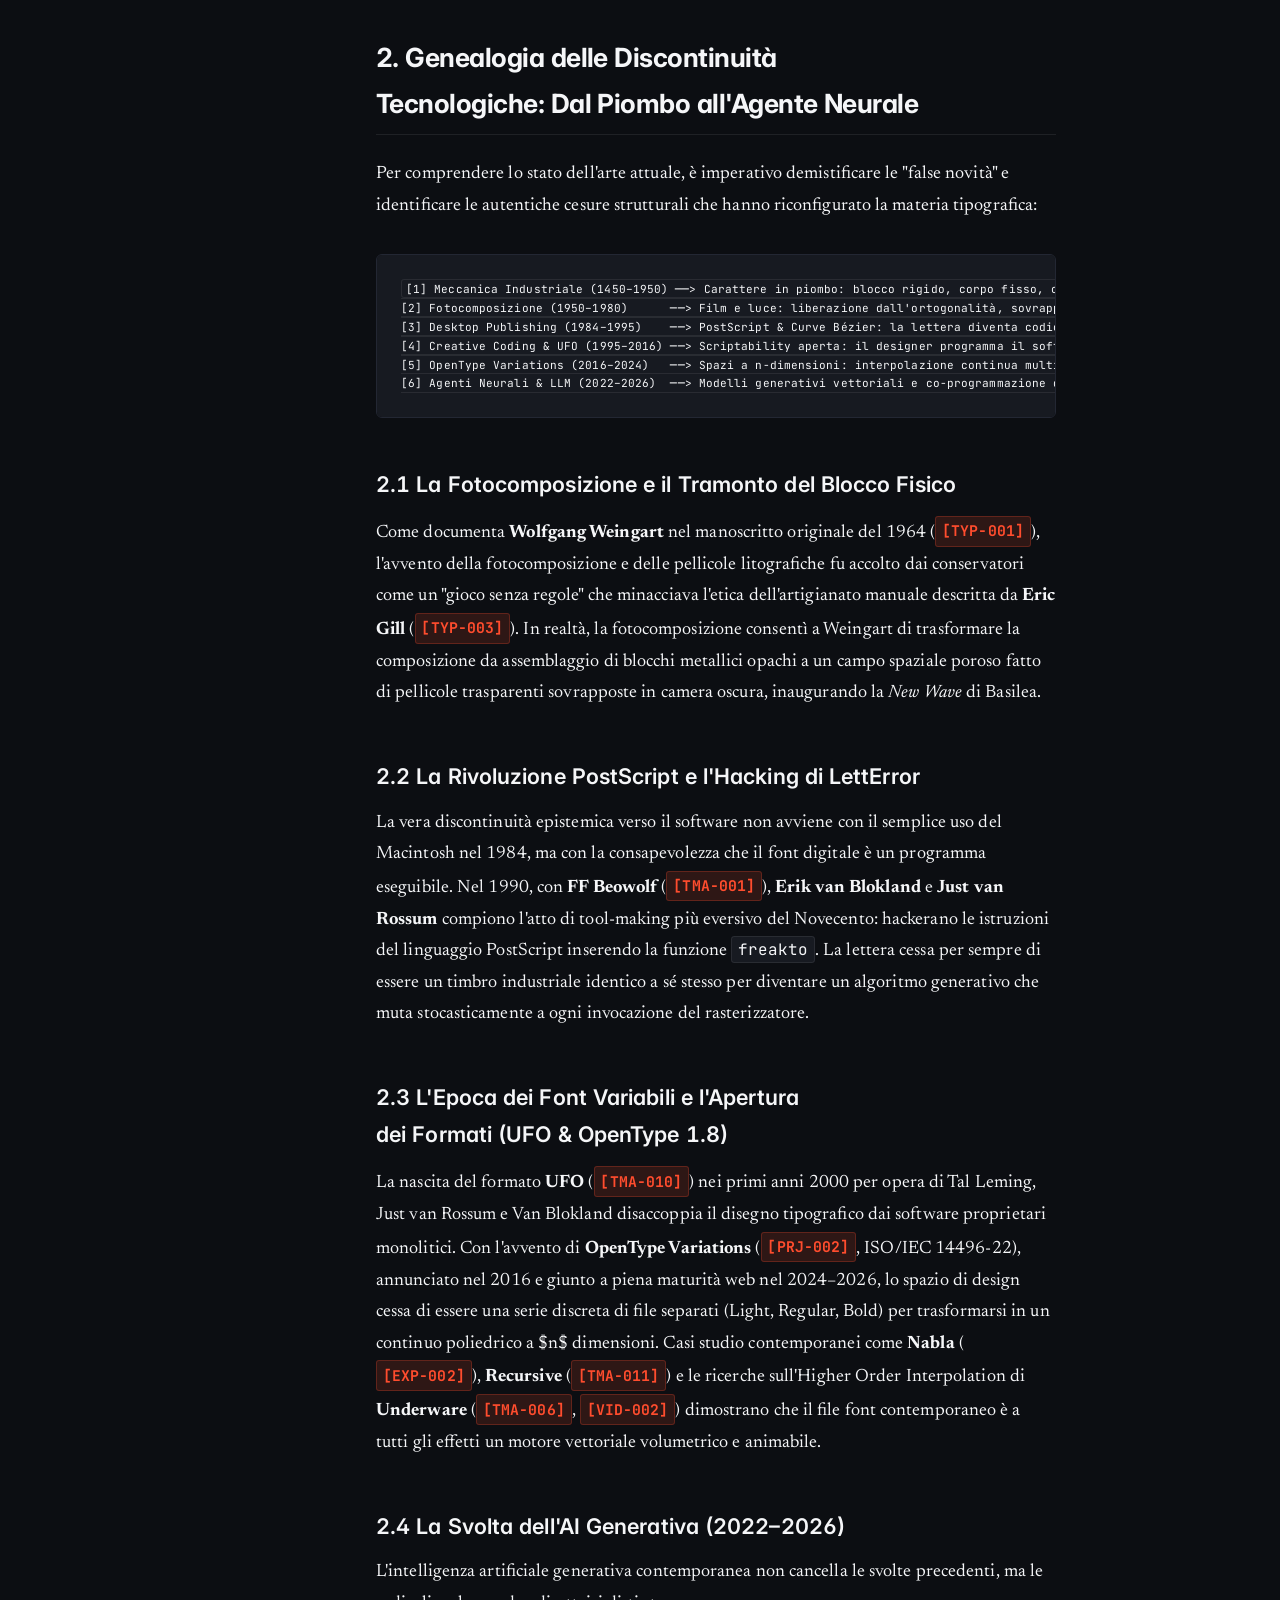
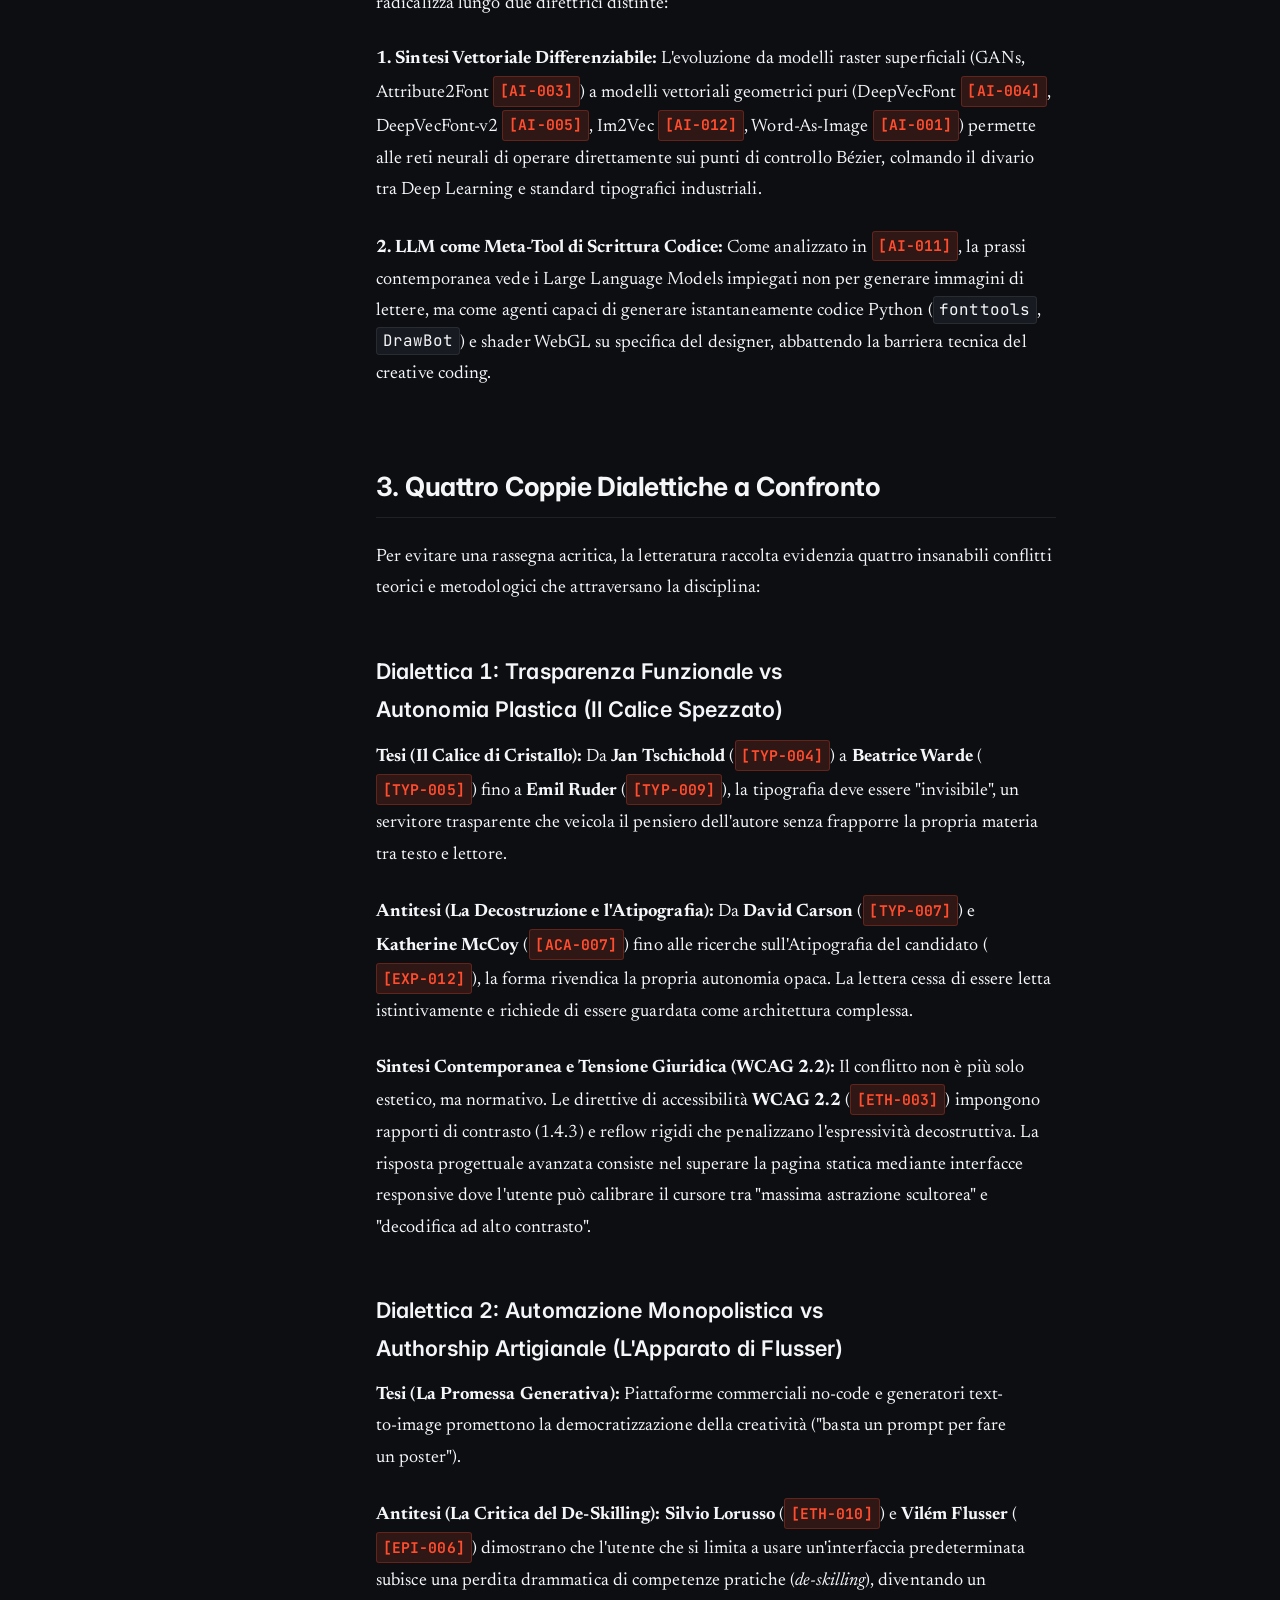
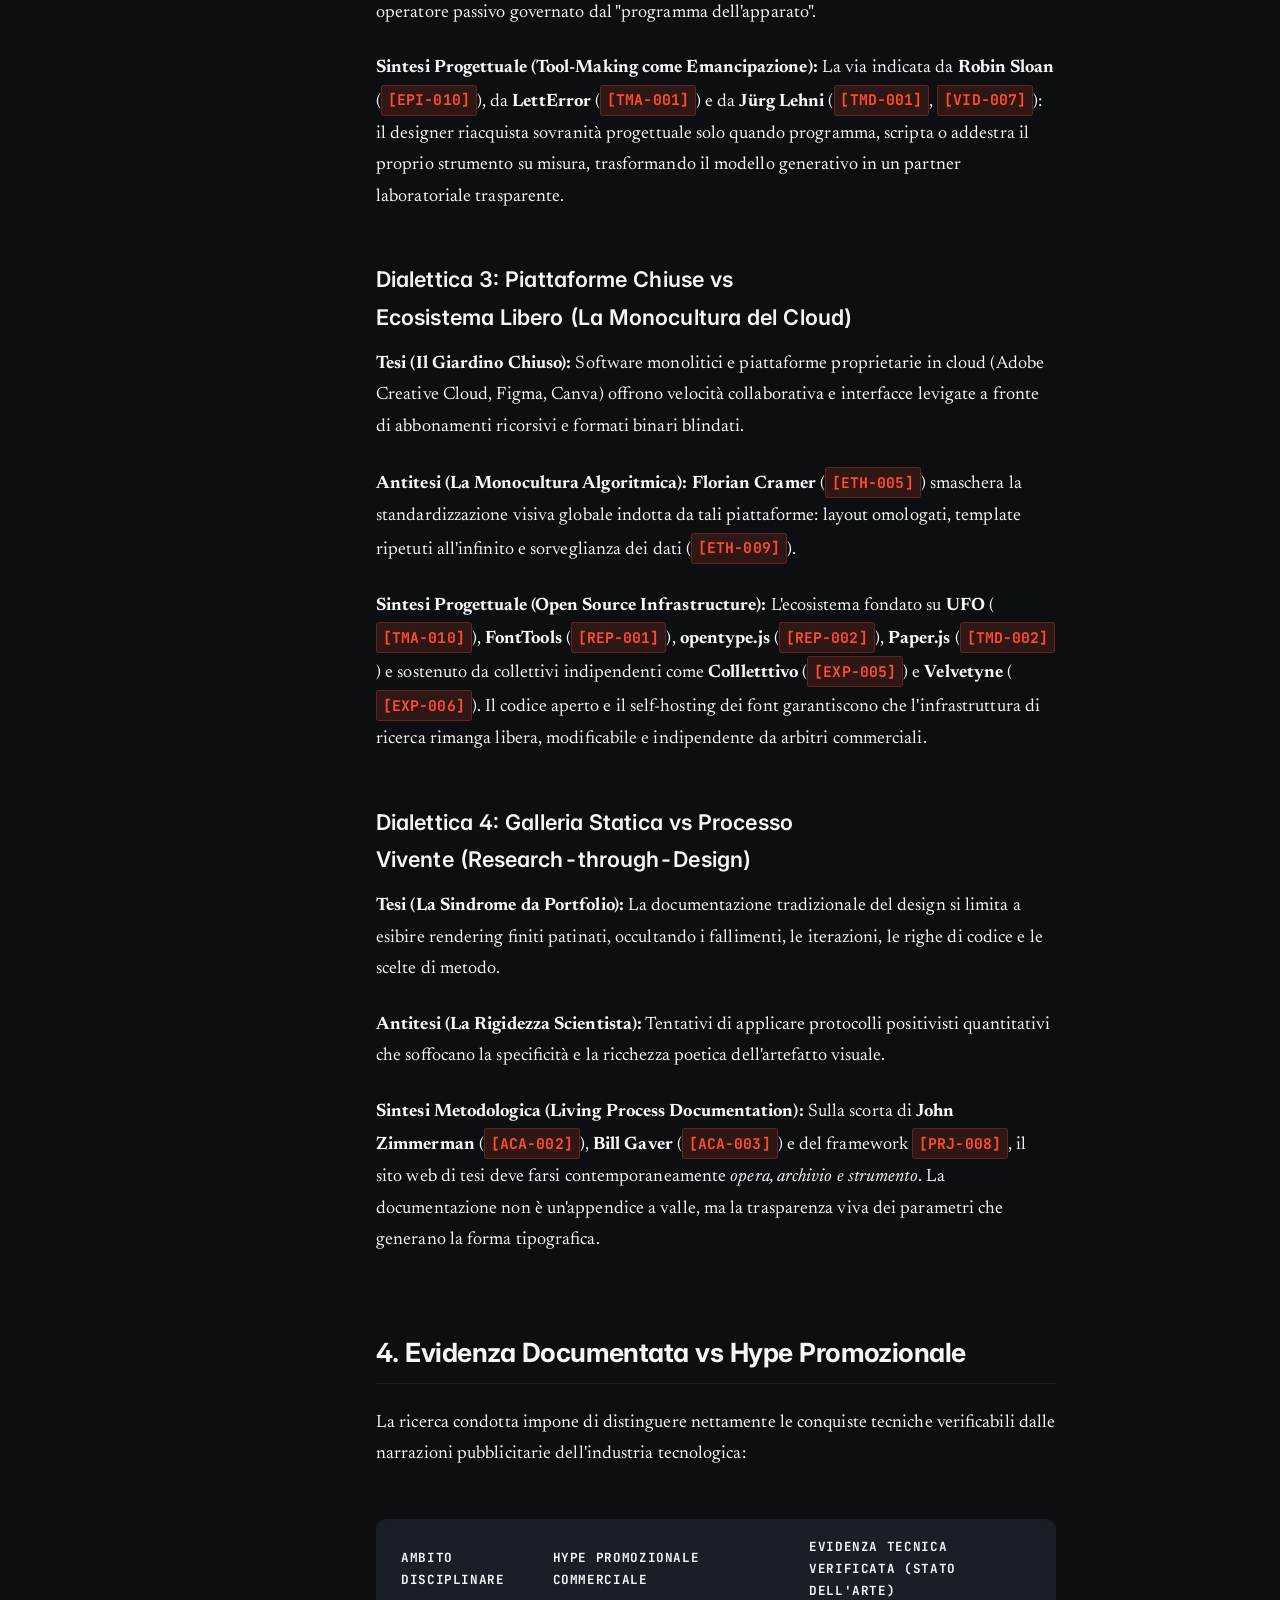
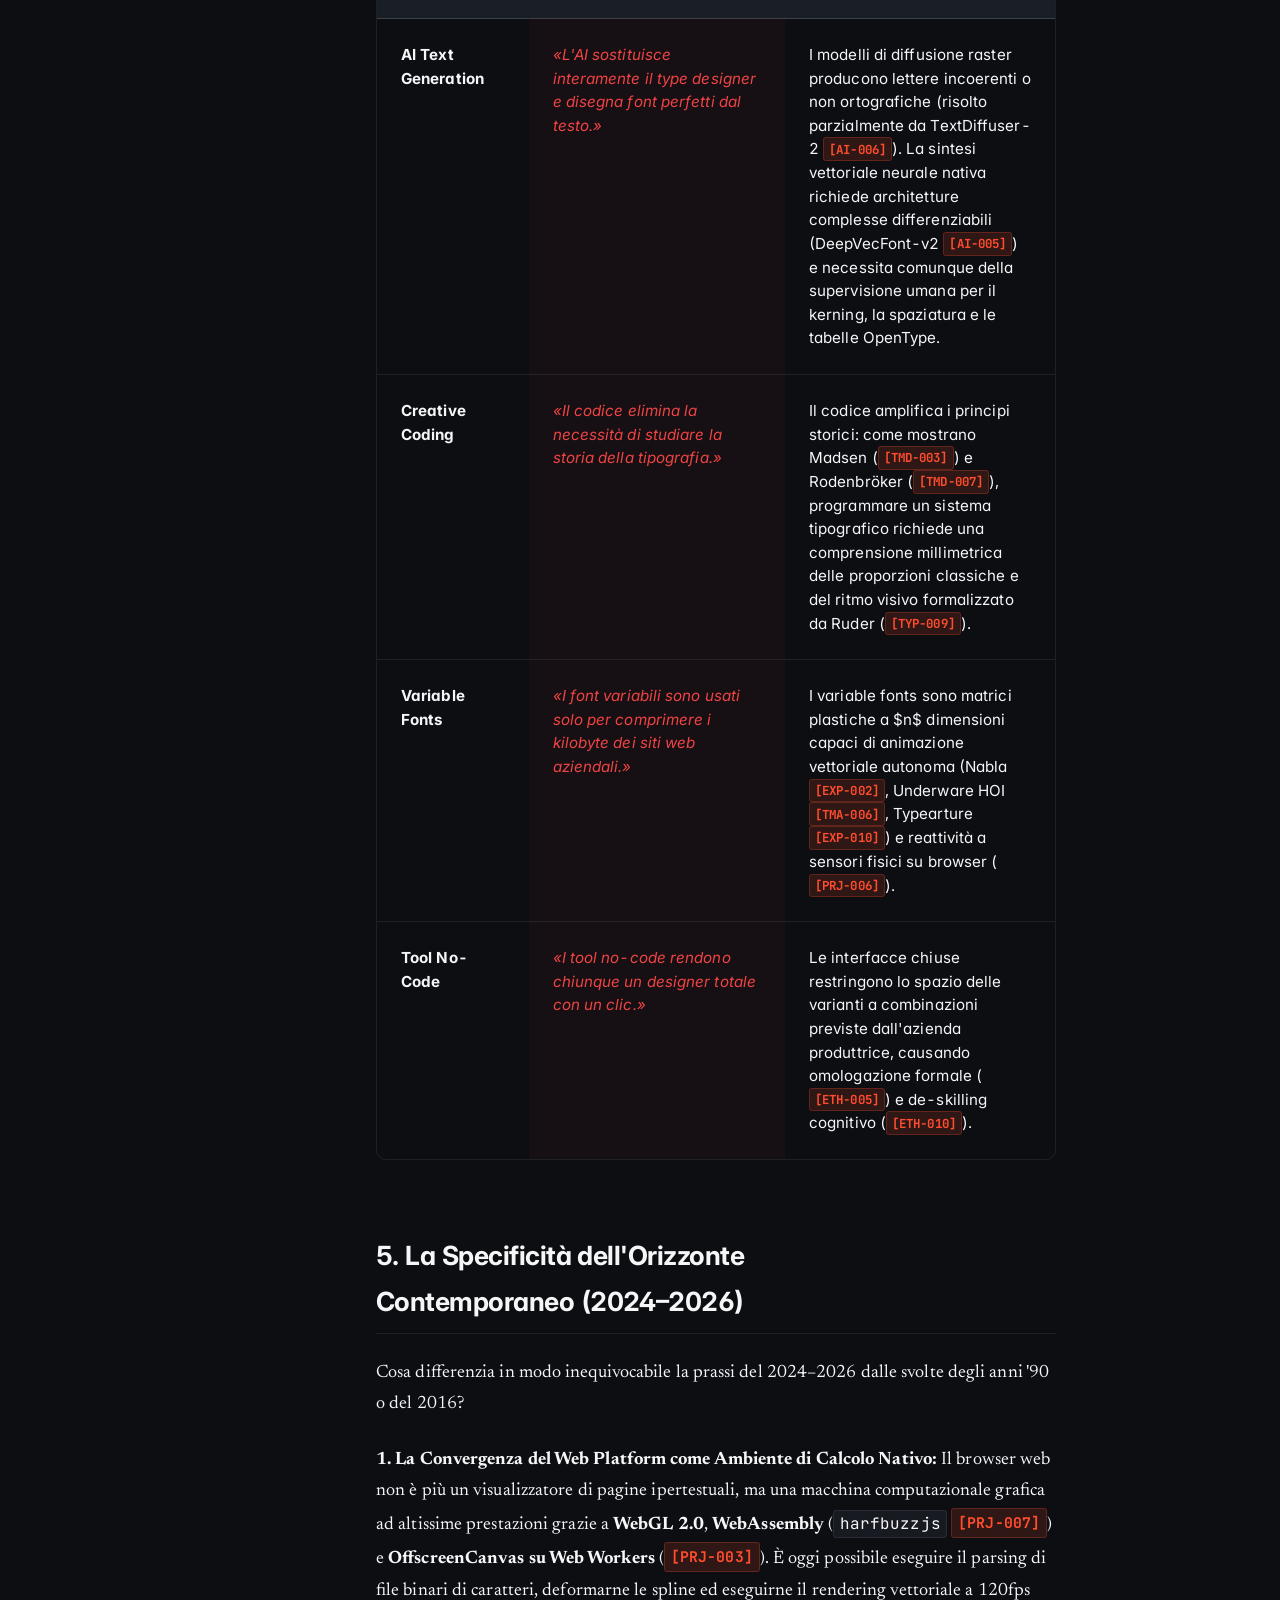
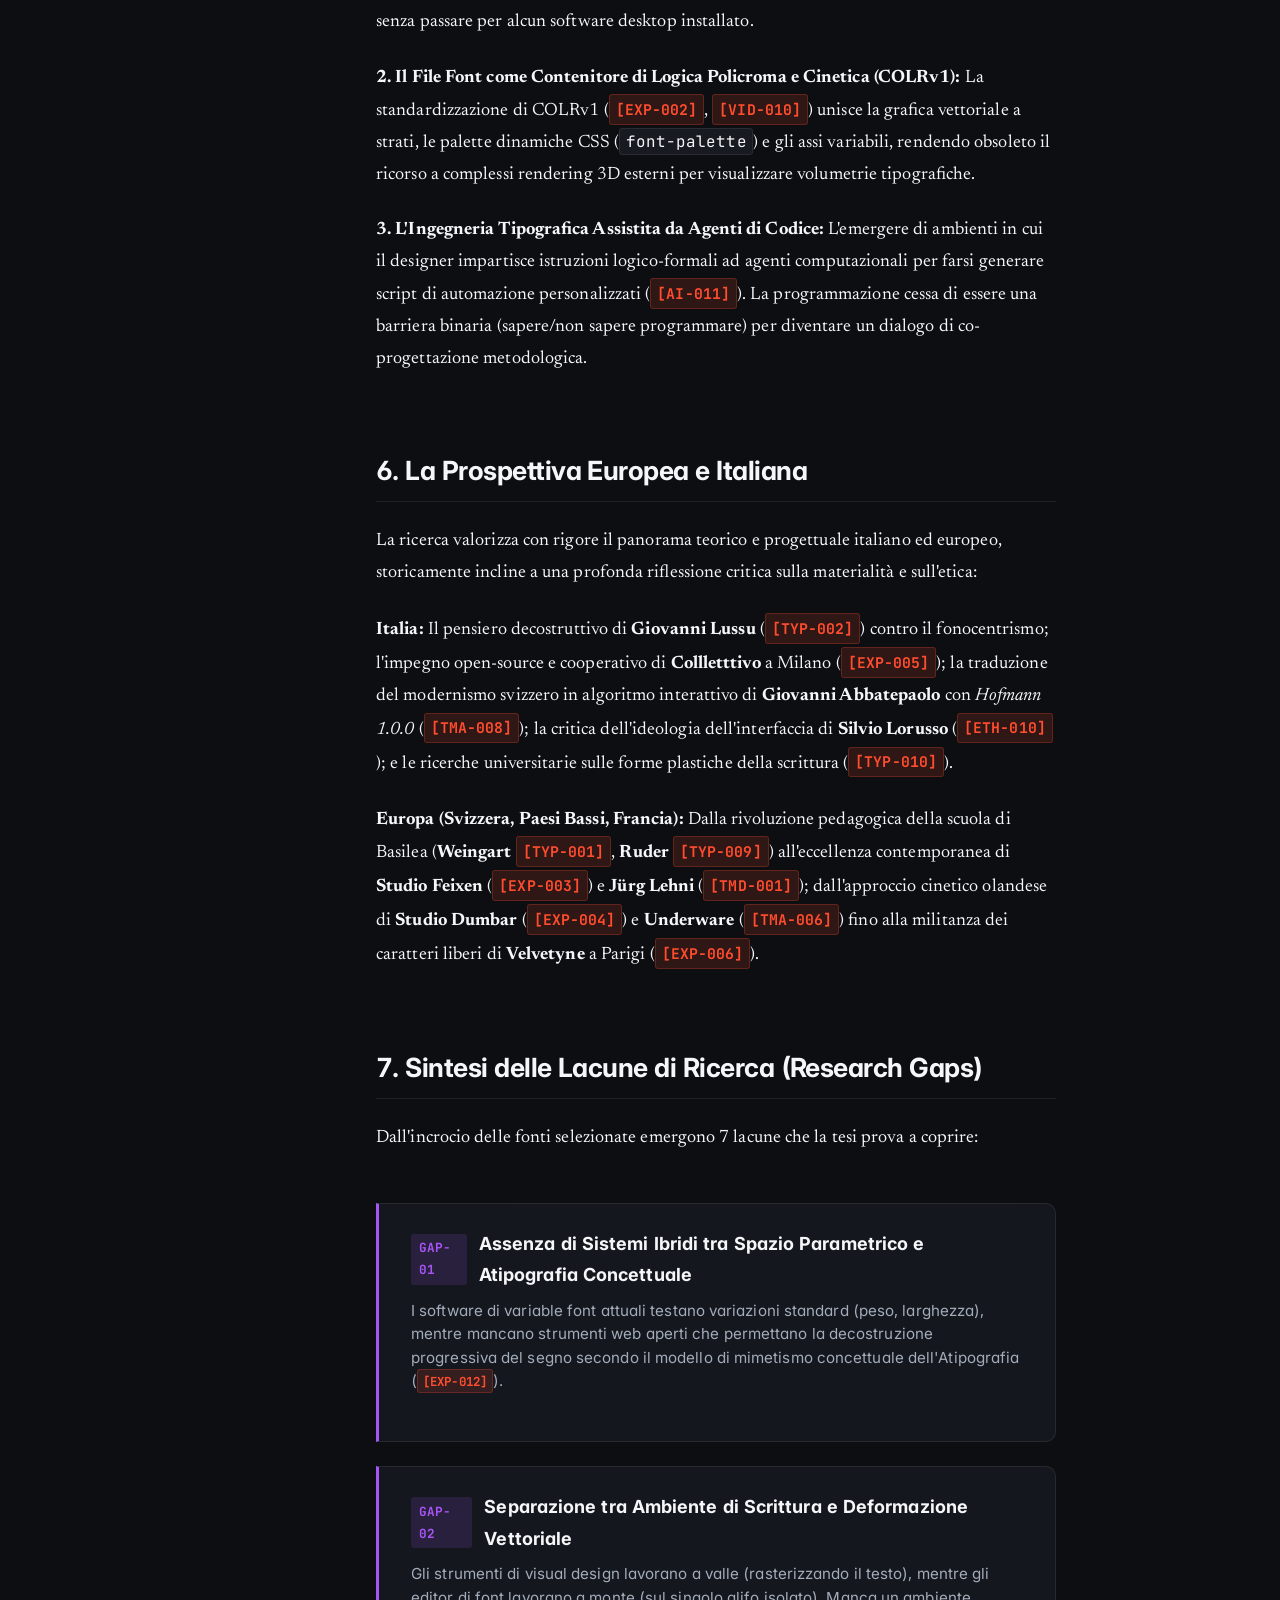
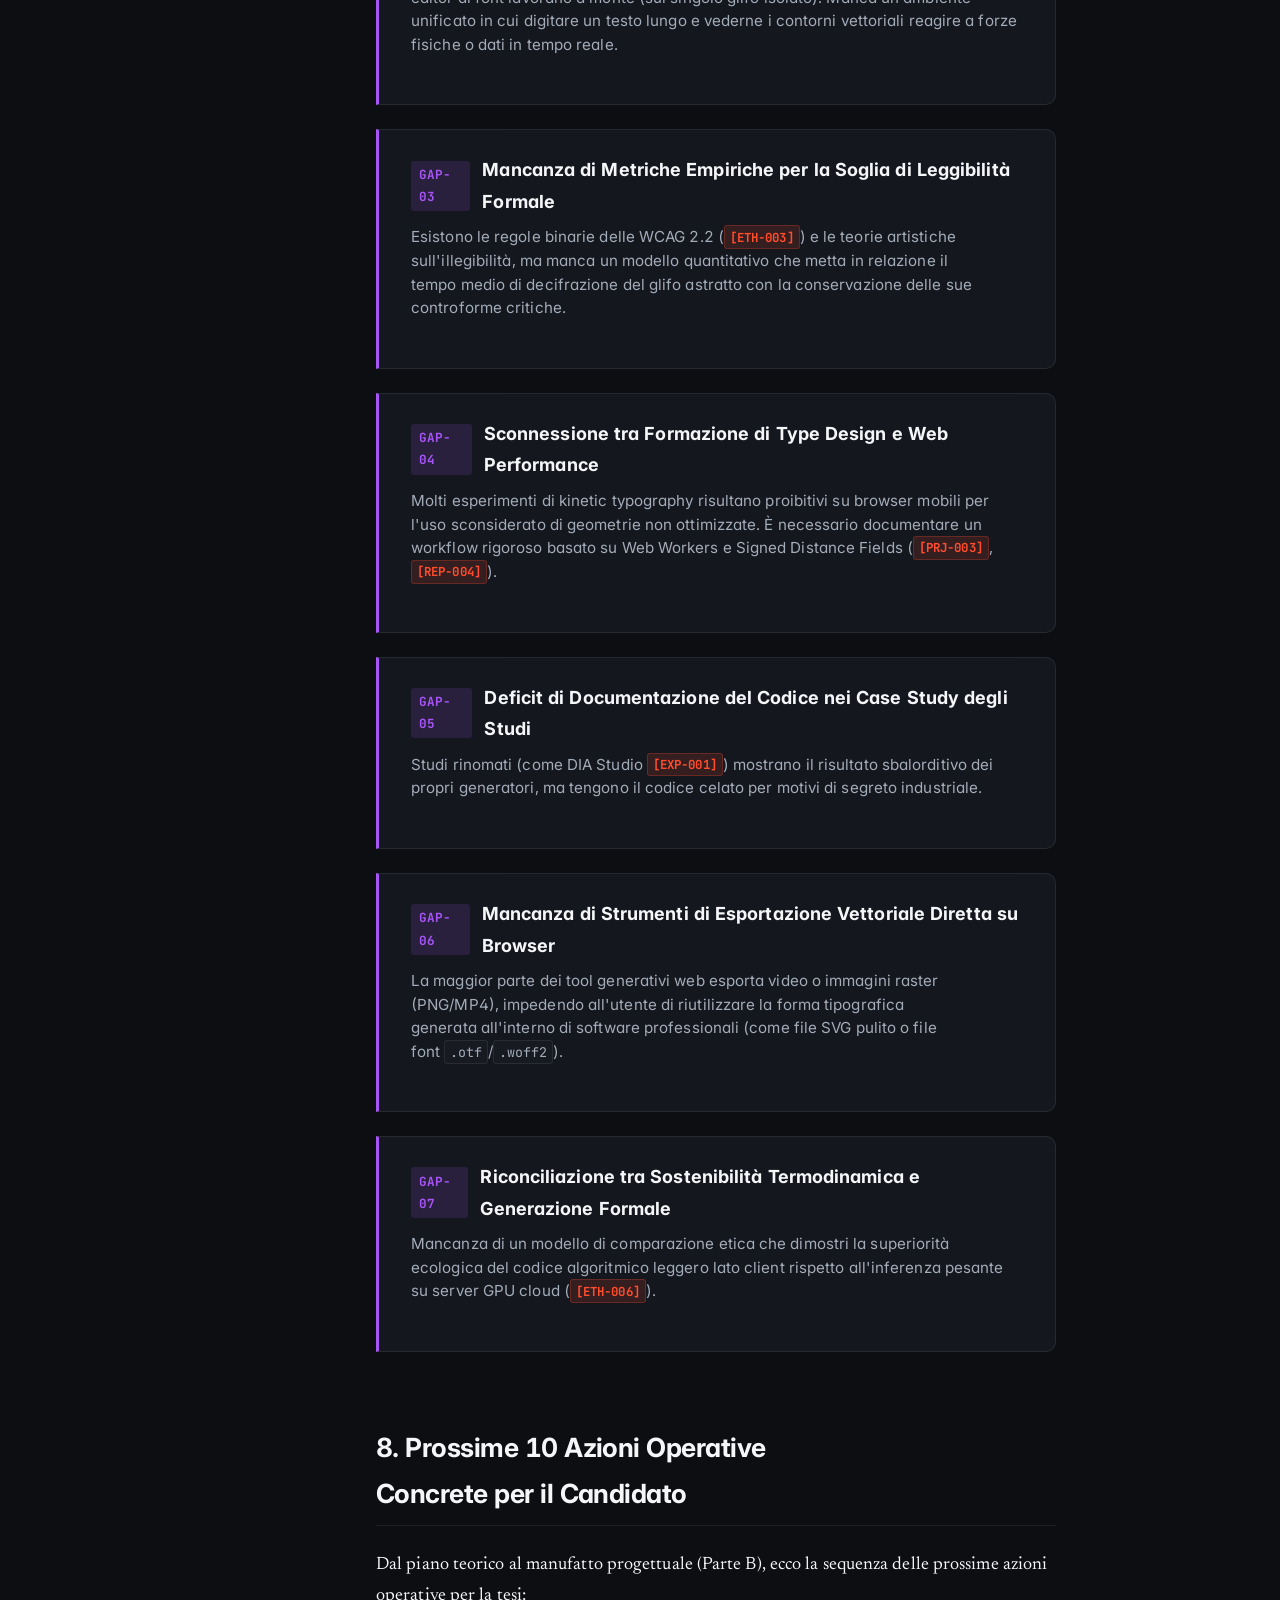
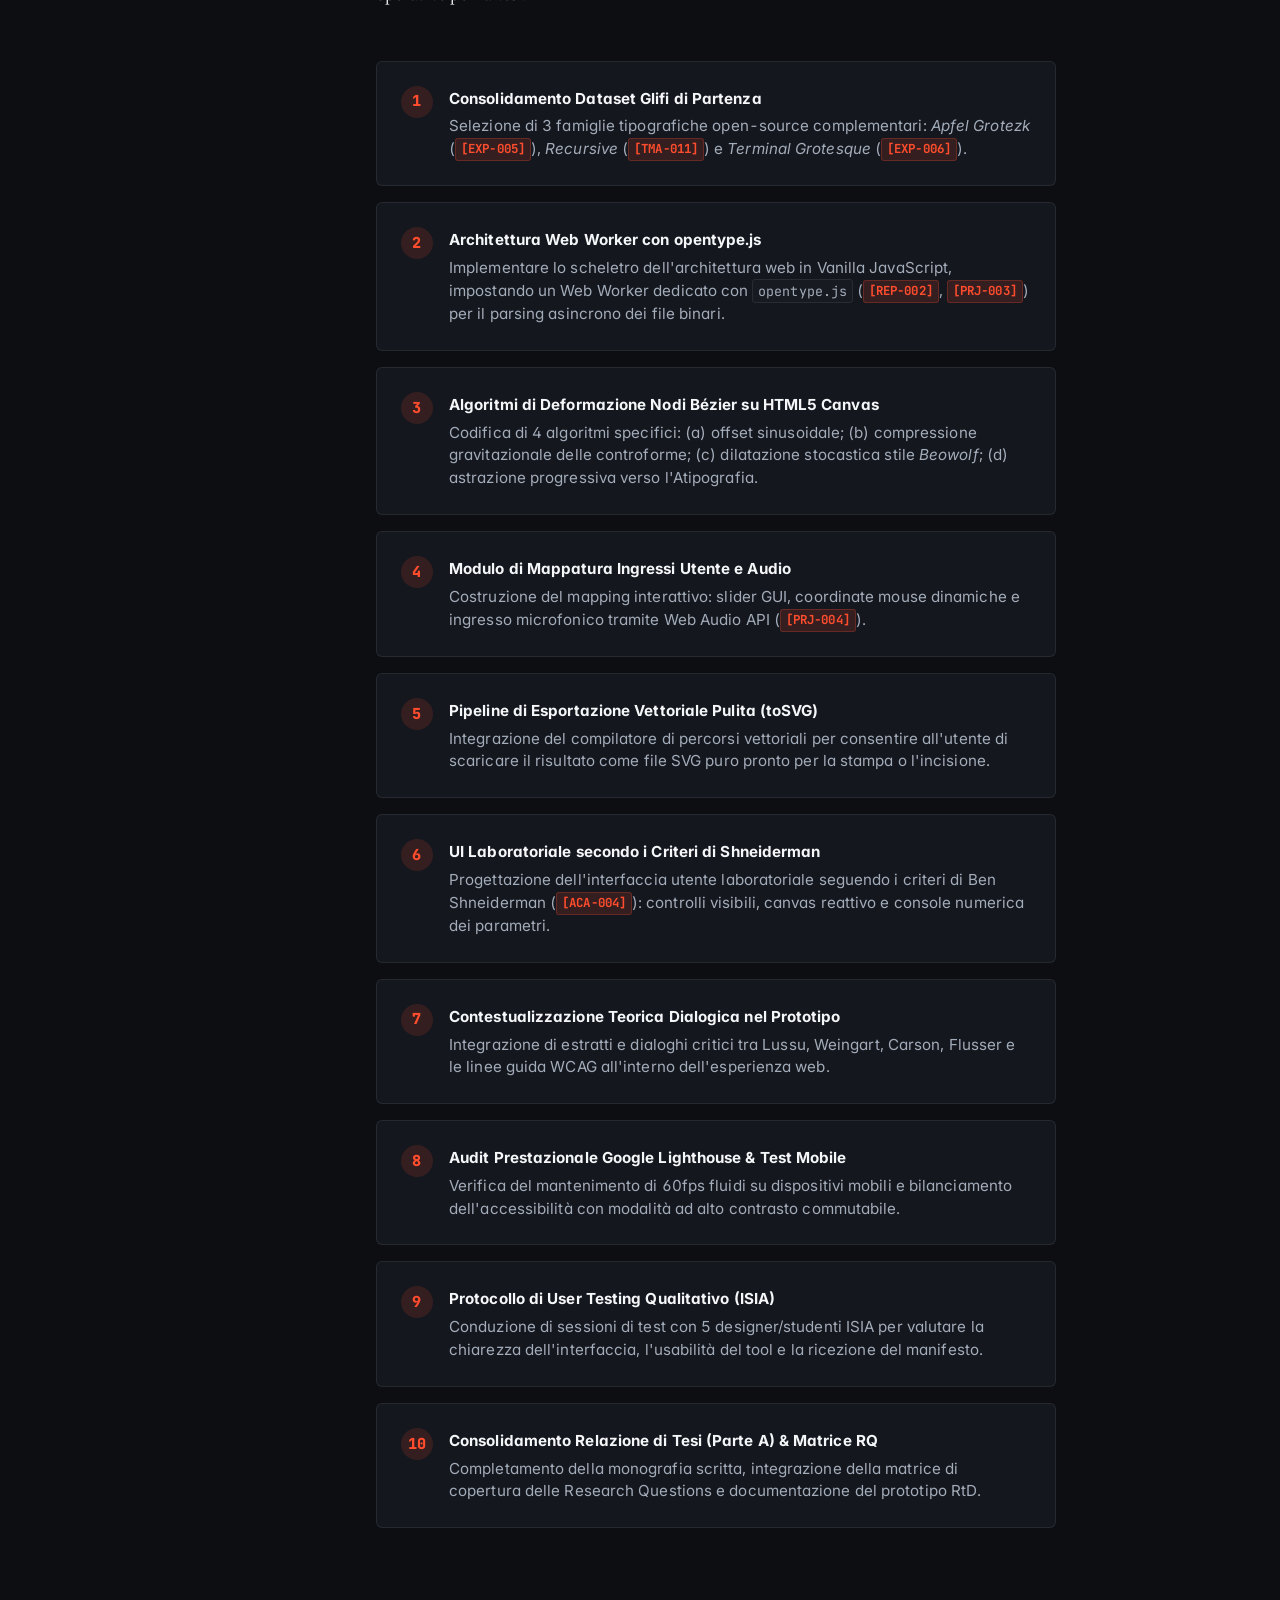
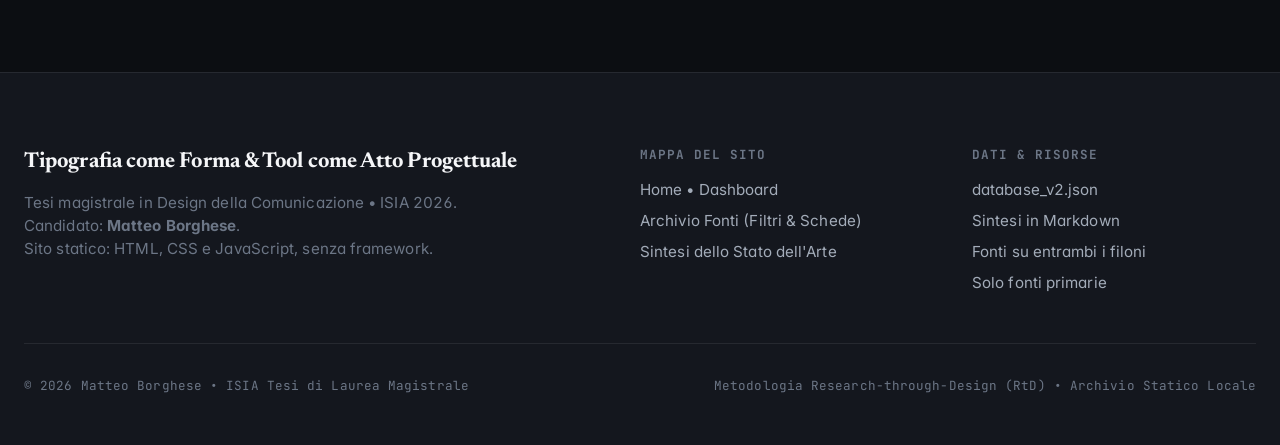
<file: synthesis_v2.html>
<!DOCTYPE html>
<html lang="it" data-theme="dark">
<head>
  <meta charset="UTF-8">
  <meta name="viewport" content="width=device-width, initial-scale=1.0">
  <title>Stato dell'Arte &amp; Sintesi Critica | Tesi ISIA 2026</title>
  <meta name="description" content="Sintesi teorica, genealogia delle discontinuità tecnologiche, dialettiche, gap di ricerca e piano operativo.">
  <link rel="stylesheet" href="style.css">
  <link rel="stylesheet" href="swiss.css">
</head>
<body>

  <!-- Barra di Progresso Lettura Superiore -->
  <div class="reading-bar" aria-hidden="true"></div>

  <!-- Header & Navigazione Globale -->
  <header class="site-header">
    <div class="container nav-inner">
      <a href="index.html" class="brand" aria-label="Home page archivio tesi">
        <span class="brand-monogram">TB</span>
        <div class="brand-text">
          <span class="brand-title">Tipografia &amp; Tool</span>
          <span class="brand-meta">ISIA 2026 &bull; Matteo Borghese</span>
        </div>
      </a>

      <nav aria-label="Navigazione principale">
        <ul class="nav-menu">
          <li><a href="index.html" class="nav-link">Home</a></li>
          <li><a href="sources.html" class="nav-link">Archivio (<span class="js-source-count">45</span>)</a></li>
          <li><a href="synthesis.html" class="nav-link active">Sintesi</a></li>
        </ul>
      </nav>

      <div class="nav-actions">
        <button type="button" class="theme-btn" id="themeToggleBtn" aria-label="Cambia tema chiaro/scuro">
          <!-- Icona iniettata via JS -->
        </button>
      </div>
    </div>
  </header>

  <main class="site-main">
    <div class="container">

      <div class="synthesis-layout">
        
        <!-- SIDEBAR STICKY: INDICE DEI CONTENUTI & CONTROLLI LETTURA -->
        <aside class="synthesis-sidebar">
          
          <!-- Indice di Navigazione (ToC) -->
          <nav class="toc-box" aria-label="Indice del documento">
            <div class="toc-title">Indice dei Capitoli</div>
            <ul class="toc-list">
              <li><a href="#sec-1" class="toc-link active">1. L'Ecologia Strumentale</a></li>
              <li><a href="#sec-2" class="toc-link">2. Genealogia delle Discontinuità</a></li>
              <li><a href="#sec-3" class="toc-link">3. Quattro Coppie Dialettiche</a></li>
              <li><a href="#sec-4" class="toc-link">4. Evidenza vs Hype</a></li>
              <li><a href="#sec-5" class="toc-link">5. Specificità 2024–2026</a></li>
              <li><a href="#sec-6" class="toc-link">6. Prospettiva Europea e Italiana</a></li>
              <li><a href="#sec-7" class="toc-link">7. Gap di Ricerca (GAP 1–7)</a></li>
              <li><a href="#sec-8" class="toc-link">8. 10 Azioni Operative</a></li>
            </ul>
          </nav>

          <!-- Controlli di Lettura (Reader Controls) -->
          <div class="reader-controls">
            <div class="reader-control-row">
              <span class="reader-control-label">Carattere</span>
              <div class="btn-group">
                <button type="button" class="btn-ctrl active" id="btnFontSerif">Serif</button>
                <button type="button" class="btn-ctrl" id="btnFontSans">Sans</button>
              </div>
            </div>
            <div class="reader-control-row">
              <span class="reader-control-label">Dimensione</span>
              <div class="btn-group">
                <button type="button" class="btn-ctrl" id="btnFontMinus" title="Riduci testo">A-</button>
                <button type="button" class="btn-ctrl" id="btnFontReset" title="Dimensione standard">100%</button>
                <button type="button" class="btn-ctrl" id="btnFontPlus" title="Ingrandisci testo">A+</button>
              </div>
            </div>
          </div>

          <div style="font-family: var(--font-mono); font-size: var(--step--2); color: var(--text-muted); line-height: 1.5;">
            💡 <em>Suggerimento: Clicca su qualsiasi citazione <span class="cite-tag">[ID]</span> per visualizzare istantaneamente la scheda analitica completa.</em>
          </div>

        </aside>

        <!-- ARTICOLO LONG-FORM: STATO DELL'ARTE -->
        <article class="synthesis-article">

          <!-- Intestazione Saggio -->
          <header class="synthesis-header">
            <div class="hero-pill" style="margin-bottom: var(--space-xs);">Sintesi della ricerca</div>
            <h1 class="synthesis-title">
              Stato dell'arte: lettere, strumenti, codice
            </h1>
            <p class="plain-lead">
              In breve: la forma delle lettere dipende dagli strumenti con cui le si fa.
              Questa pagina racconta quella storia e indica i buchi che il prototipo della tesi prova a coprire.
              I testi lunghi restano quelli dello saggio; le schede si aprono cliccando sugli ID tipo <span class="cite-tag">[REP-002]</span>.
            </p>
            <div class="synthesis-meta">
              <strong>Tesi magistrale in Design (ISIA)</strong> &bull; Matteo Borghese<br>
              <strong>25 ottobre 2026</strong> &bull; metodo: progettare per capire (Research-through-Design)
            </div>
          </header>

          <!-- SEZIONE 1 -->
          <section id="sec-1">
            <h2>1. Introduzione: L'Ecologia Strumentale della Lettera</h2>
            
            <p>
              La tipografia non è mai stata una disciplina puramente visiva, né una neutrale trascrizione grafica del linguaggio parlato. 
              Come ha dimostrato <strong>Giovanni Lussu</strong> (<span class="cite-tag">[TYP-002]</span>), l'illusione fonocentrica che riduce 
              la scrittura a un mero servo fonetico ha occultato per secoli la natura eminentemente spaziale, iconica e materica del segno 
              tipografico. Al contempo, la forma della lettera non si genera in un vuoto ideale di pura astrazione geometrica: essa è il 
              precipitato visibile di una specifica <strong>ecologia di strumenti</strong> materiali, economici e computazionali.
            </p>

            <p>
              Nella contemporaneità post-digitale (2019–2026), l'intersezione tra <strong>tipografia come forma autonoma (Filone A1)</strong> 
              e <strong>tool-making come pratica progettuale costitutiva (Filone A2)</strong> vive una trasformazione radicale. L'ipotesi di lavoro 
              di questa ricerca sostiene che:
            </p>

            <blockquote>
              «Ogni epoca tipografica è resa possibile da una specifica ecologia di strumenti. Nella pratica contemporanea il passaggio decisivo 
              non è l'uso di un tool, ma la progettazione del tool da parte del designer: il processo diventa progettazione di un sistema capace 
              di generare risultati non completamente prevedibili. L'AI radicalizza questo passaggio senza abolire la necessità di un'intenzione 
              progettuale, di un metodo critico e di un controllo formale.»
            </blockquote>

            <p>
              Lungi dal cadere nel determinismo tecnologico — per cui la tecnologia "causerebbe" meccanicamente il linguaggio visivo — l'indagine 
              adotta la prospettiva post-fenomenologica di <strong>Peter-Paul Verbeek</strong> (<span class="cite-tag">[ACA-011]</span>) e di 
              <strong>Gilbert Simondon</strong> (<span class="cite-tag">[EPI-007]</span>): lo strumento e il designer si co-costituiscono a vicenda. 
              Lo strumento non è un mezzo esterno (ausilio), ma il dispositivo epistemologico entro cui si delineano le condizioni stesse di possibilità della forma.
            </p>
          </section>

          <!-- SEZIONE 2 -->
          <section id="sec-2">
            <h2>2. Genealogia delle Discontinuità Tecnologiche: Dal Piombo all'Agente Neurale</h2>
            
            <p>
              Per comprendere lo stato dell'arte attuale, è imperativo demistificare le "false novità" e identificare le autentiche cesure 
              strutturali che hanno riconfigurato la materia tipografica:
            </p>

            <pre><code>[1] Meccanica Industriale (1450–1950) ──> Carattere in piombo: blocco rigido, corpo fisso, ortogonalità.
[2] Fotocomposizione (1950–1980)      ──> Film e luce: liberazione dall'ortogonalità, sovrapposizioni ottiche.
[3] Desktop Publishing (1984–1995)    ──> PostScript &amp; Curve Bézier: la lettera diventa codice matematico.
[4] Creative Coding &amp; UFO (1995–2016) ──> Scriptability aperta: il designer programma il software di disegno.
[5] OpenType Variations (2016–2024)   ──> Spazi a n-dimensioni: interpolazione continua multi-asse e colore nativo.
[6] Agenti Neurali &amp; LLM (2022–2026)  ──> Modelli generativi vettoriali e co-programmazione del tool.</code></pre>

            <h3>2.1 La Fotocomposizione e il Tramonto del Blocco Fisico</h3>
            <p>
              Come documenta <strong>Wolfgang Weingart</strong> nel manoscritto originale del 1964 (<span class="cite-tag">[TYP-001]</span>), 
              l'avvento della fotocomposizione e delle pellicole litografiche fu accolto dai conservatori come un "gioco senza regole" che minacciava 
              l'etica dell'artigianato manuale descritta da <strong>Eric Gill</strong> (<span class="cite-tag">[TYP-003]</span>). In realtà, 
              la fotocomposizione consentì a Weingart di trasformare la composizione da assemblaggio di blocchi metallici opachi a un campo spaziale 
              poroso fatto di pellicole trasparenti sovrapposte in camera oscura, inaugurando la <em>New Wave</em> di Basilea.
            </p>

            <h3>2.2 La Rivoluzione PostScript e l'Hacking di LettError</h3>
            <p>
              La vera discontinuità epistemica verso il software non avviene con il semplice uso del Macintosh nel 1984, ma con la consapevolezza 
              che il font digitale è un programma eseguibile. Nel 1990, con <strong>FF Beowolf</strong> (<span class="cite-tag">[TMA-001]</span>), 
              <strong>Erik van Blokland</strong> e <strong>Just van Rossum</strong> compiono l'atto di tool-making più eversivo del Novecento: 
              hackerano le istruzioni del linguaggio PostScript inserendo la funzione <code>freakto</code>. La lettera cessa per sempre di essere un timbro 
              industriale identico a sé stesso per diventare un algoritmo generativo che muta stocasticamente a ogni invocazione del rasterizzatore.
            </p>

            <h3>2.3 L'Epoca dei Font Variabili e l'Apertura dei Formati (UFO &amp; OpenType 1.8)</h3>
            <p>
              La nascita del formato <strong>UFO</strong> (<span class="cite-tag">[TMA-010]</span>) nei primi anni 2000 per opera di Tal Leming, 
              Just van Rossum e Van Blokland disaccoppia il disegno tipografico dai software proprietari monolitici. Con l'avvento di 
              <strong>OpenType Variations</strong> (<span class="cite-tag">[PRJ-002]</span>, ISO/IEC 14496-22), annunciato nel 2016 e giunto a piena 
              maturità web nel 2024–2026, lo spazio di design cessa di essere una serie discreta di file separati (Light, Regular, Bold) per trasformarsi 
              in un continuo poliedrico a $n$ dimensioni. Casi studio contemporanei come <strong>Nabla</strong> (<span class="cite-tag">[EXP-002]</span>), 
              <strong>Recursive</strong> (<span class="cite-tag">[TMA-011]</span>) e le ricerche sull'Higher Order Interpolation di 
              <strong>Underware</strong> (<span class="cite-tag">[TMA-006]</span>, <span class="cite-tag">[VID-002]</span>) dimostrano che il file 
              font contemporaneo è a tutti gli effetti un motore vettoriale volumetrico e animabile.
            </p>

            <h3>2.4 La Svolta dell'AI Generativa (2022–2026)</h3>
            <p>
              L'intelligenza artificiale generativa contemporanea non cancella le svolte precedenti, ma le radicalizza lungo due direttrici distinte:
            </p>
            <p>
              <strong>1. Sintesi Vettoriale Differenziabile:</strong> L'evoluzione da modelli raster superficiali (GANs, Attribute2Font <span class="cite-tag">[AI-003]</span>) 
              a modelli vettoriali geometrici puri (DeepVecFont <span class="cite-tag">[AI-004]</span>, DeepVecFont-v2 <span class="cite-tag">[AI-005]</span>, 
              Im2Vec <span class="cite-tag">[AI-012]</span>, Word-As-Image <span class="cite-tag">[AI-001]</span>) permette alle reti neurali di operare 
              direttamente sui punti di controllo Bézier, colmando il divario tra Deep Learning e standard tipografici industriali.
            </p>
            <p>
              <strong>2. LLM come Meta-Tool di Scrittura Codice:</strong> Come analizzato in <span class="cite-tag">[AI-011]</span>, la prassi contemporanea 
              vede i Large Language Models impiegati non per generare immagini di lettere, ma come agenti capaci di generare istantaneamente codice Python 
              (<code>fonttools</code>, <code>DrawBot</code>) e shader WebGL su specifica del designer, abbattendo la barriera tecnica del creative coding.
            </p>
          </section>

          <!-- SEZIONE 3 -->
          <section id="sec-3">
            <h2>3. Quattro Coppie Dialettiche a Confronto</h2>
            
            <p>
              Per evitare una rassegna acritica, la letteratura raccolta evidenzia quattro insanabili conflitti teorici e metodologici che attraversano la disciplina:
            </p>

            <h3>Dialettica 1: Trasparenza Funzionale vs Autonomia Plastica (Il Calice Spezzato)</h3>
            <p>
              <strong>Tesi (Il Calice di Cristallo):</strong> Da <strong>Jan Tschichold</strong> (<span class="cite-tag">[TYP-004]</span>) a 
              <strong>Beatrice Warde</strong> (<span class="cite-tag">[TYP-005]</span>) fino a <strong>Emil Ruder</strong> (<span class="cite-tag">[TYP-009]</span>), 
              la tipografia deve essere "invisibile", un servitore trasparente che veicola il pensiero dell'autore senza frapporre la propria materia tra testo e lettore.
            </p>
            <p>
              <strong>Antitesi (La Decostruzione e l'Atipografia):</strong> Da <strong>David Carson</strong> (<span class="cite-tag">[TYP-007]</span>) e 
              <strong>Katherine McCoy</strong> (<span class="cite-tag">[ACA-007]</span>) fino alle ricerche sull'Atipografia del candidato (<span class="cite-tag">[EXP-012]</span>), 
              la forma rivendica la propria autonomia opaca. La lettera cessa di essere letta istintivamente e richiede di essere guardata come architettura complessa.
            </p>
            <p>
              <strong>Sintesi Contemporanea e Tensione Giuridica (WCAG 2.2):</strong> Il conflitto non è più solo estetico, ma normativo. Le direttive 
              di accessibilità <strong>WCAG 2.2</strong> (<span class="cite-tag">[ETH-003]</span>) impongono rapporti di contrasto (1.4.3) e reflow rigidi 
              che penalizzano l'espressività decostruttiva. La risposta progettuale avanzata consiste nel superare la pagina statica mediante interfacce responsive 
              dove l'utente può calibrare il cursore tra "massima astrazione scultorea" e "decodifica ad alto contrasto".
            </p>

            <h3>Dialettica 2: Automazione Monopolistica vs Authorship Artigianale (L'Apparato di Flusser)</h3>
            <p>
              <strong>Tesi (La Promessa Generativa):</strong> Piattaforme commerciali no-code e generatori text-to-image promettono la democratizzazione della creatività ("basta un prompt per fare un poster").
            </p>
            <p>
              <strong>Antitesi (La Critica del De-Skilling):</strong> <strong>Silvio Lorusso</strong> (<span class="cite-tag">[ETH-010]</span>) e 
              <strong>Vilém Flusser</strong> (<span class="cite-tag">[EPI-006]</span>) dimostrano che l'utente che si limita a usare un'interfaccia predeterminata 
              subisce una perdita drammatica di competenze pratiche (<em>de-skilling</em>), diventando un operatore passivo governato dal "programma dell'apparato".
            </p>
            <p>
              <strong>Sintesi Progettuale (Tool-Making come Emancipazione):</strong> La via indicata da <strong>Robin Sloan</strong> (<span class="cite-tag">[EPI-010]</span>), 
              da <strong>LettError</strong> (<span class="cite-tag">[TMA-001]</span>) e da <strong>Jürg Lehni</strong> (<span class="cite-tag">[TMD-001]</span>, <span class="cite-tag">[VID-007]</span>): 
              il designer riacquista sovranità progettuale solo quando programma, scripta o addestra il proprio strumento su misura, trasformando il modello generativo 
              in un partner laboratoriale trasparente.
            </p>

            <h3>Dialettica 3: Piattaforme Chiuse vs Ecosistema Libero (La Monocultura del Cloud)</h3>
            <p>
              <strong>Tesi (Il Giardino Chiuso):</strong> Software monolitici e piattaforme proprietarie in cloud (Adobe Creative Cloud, Figma, Canva) offrono velocità 
              collaborativa e interfacce levigate a fronte di abbonamenti ricorsivi e formati binari blindati.
            </p>
            <p>
              <strong>Antitesi (La Monocultura Algoritmica):</strong> <strong>Florian Cramer</strong> (<span class="cite-tag">[ETH-005]</span>) smaschera 
              la standardizzazione visiva globale indotta da tali piattaforme: layout omologati, template ripetuti all'infinito e sorveglianza dei dati (<span class="cite-tag">[ETH-009]</span>).
            </p>
            <p>
              <strong>Sintesi Progettuale (Open Source Infrastructure):</strong> L'ecosistema fondato su <strong>UFO</strong> (<span class="cite-tag">[TMA-010]</span>), 
              <strong>FontTools</strong> (<span class="cite-tag">[REP-001]</span>), <strong>opentype.js</strong> (<span class="cite-tag">[REP-002]</span>), 
              <strong>Paper.js</strong> (<span class="cite-tag">[TMD-002]</span>) e sostenuto da collettivi indipendenti come <strong>Collletttivo</strong> (<span class="cite-tag">[EXP-005]</span>) 
              e <strong>Velvetyne</strong> (<span class="cite-tag">[EXP-006]</span>). Il codice aperto e il self-hosting dei font garantiscono che l'infrastruttura 
              di ricerca rimanga libera, modificabile e indipendente da arbitri commerciali.
            </p>

            <h3>Dialettica 4: Galleria Statica vs Processo Vivente (Research-through-Design)</h3>
            <p>
              <strong>Tesi (La Sindrome da Portfolio):</strong> La documentazione tradizionale del design si limita a esibire rendering finiti patinati, occultando 
              i fallimenti, le iterazioni, le righe di codice e le scelte di metodo.
            </p>
            <p>
              <strong>Antitesi (La Rigidezza Scientista):</strong> Tentativi di applicare protocolli positivisti quantitativi che soffocano la specificità e la ricchezza poetica dell'artefatto visuale.
            </p>
            <p>
              <strong>Sintesi Metodologica (Living Process Documentation):</strong> Sulla scorta di <strong>John Zimmerman</strong> (<span class="cite-tag">[ACA-002]</span>), 
              <strong>Bill Gaver</strong> (<span class="cite-tag">[ACA-003]</span>) e del framework <span class="cite-tag">[PRJ-008]</span>, il sito web di tesi 
              deve farsi contemporaneamente <em>opera, archivio e strumento</em>. La documentazione non è un'appendice a valle, ma la trasparenza viva dei parametri che generano la forma tipografica.
            </p>
          </section>

          <!-- SEZIONE 4 -->
          <section id="sec-4">
            <h2>4. Evidenza Documentata vs Hype Promozionale</h2>
            
            <p>
              La ricerca condotta impone di distinguere nettamente le conquiste tecniche verificabili dalle narrazioni pubblicitarie dell'industria tecnologica:
            </p>

            <div class="comparison-table-wrap">
              <table class="comparison-table">
                <thead>
                  <tr>
                    <th style="width: 22%;">Ambito Disciplinare</th>
                    <th style="width: 38%;">Hype Promozionale Commerciale</th>
                    <th style="width: 40%;">Evidenza Tecnica Verificata (Stato dell'Arte)</th>
                  </tr>
                </thead>
                <tbody>
                  <tr>
                    <td><strong>AI Text Generation</strong></td>
                    <td class="col-hype">«L'AI sostituisce interamente il type designer e disegna font perfetti dal testo.»</td>
                    <td class="col-evidenza">
                      I modelli di diffusione raster producono lettere incoerenti o non ortografiche (risolto parzialmente da TextDiffuser-2 <span class="cite-tag">[AI-006]</span>). 
                      La sintesi vettoriale neurale nativa richiede architetture complesse differenziabili (DeepVecFont-v2 <span class="cite-tag">[AI-005]</span>) e necessita 
                      comunque della supervisione umana per il kerning, la spaziatura e le tabelle OpenType.
                    </td>
                  </tr>
                  <tr>
                    <td><strong>Creative Coding</strong></td>
                    <td class="col-hype">«Il codice elimina la necessità di studiare la storia della tipografia.»</td>
                    <td class="col-evidenza">
                      Il codice amplifica i principi storici: come mostrano Madsen (<span class="cite-tag">[TMD-003]</span>) e Rodenbröker (<span class="cite-tag">[TMD-007]</span>), 
                      programmare un sistema tipografico richiede una comprensione millimetrica delle proporzioni classiche e del ritmo visivo formalizzato da Ruder (<span class="cite-tag">[TYP-009]</span>).
                    </td>
                  </tr>
                  <tr>
                    <td><strong>Variable Fonts</strong></td>
                    <td class="col-hype">«I font variabili sono usati solo per comprimere i kilobyte dei siti web aziendali.»</td>
                    <td class="col-evidenza">
                      I variable fonts sono matrici plastiche a $n$ dimensioni capaci di animazione vettoriale autonoma (Nabla <span class="cite-tag">[EXP-002]</span>, 
                      Underware HOI <span class="cite-tag">[TMA-006]</span>, Typearture <span class="cite-tag">[EXP-010]</span>) e reattività a sensori fisici su browser (<span class="cite-tag">[PRJ-006]</span>).
                    </td>
                  </tr>
                  <tr>
                    <td><strong>Tool No-Code</strong></td>
                    <td class="col-hype">«I tool no-code rendono chiunque un designer totale con un clic.»</td>
                    <td class="col-evidenza">
                      Le interfacce chiuse restringono lo spazio delle varianti a combinazioni previste dall'azienda produttrice, causando omologazione formale (<span class="cite-tag">[ETH-005]</span>) 
                      e de-skilling cognitivo (<span class="cite-tag">[ETH-010]</span>).
                    </td>
                  </tr>
                </tbody>
              </table>
            </div>
          </section>

          <!-- SEZIONE 5 -->
          <section id="sec-5">
            <h2>5. La Specificità dell'Orizzonte Contemporaneo (2024–2026)</h2>
            
            <p>Cosa differenzia in modo inequivocabile la prassi del 2024–2026 dalle svolte degli anni '90 o del 2016?</p>
            
            <p>
              <strong>1. La Convergenza del Web Platform come Ambiente di Calcolo Nativo:</strong> Il browser web non è più un visualizzatore di pagine ipertestuali, 
              ma una macchina computazionale grafica ad altissime prestazioni grazie a <strong>WebGL 2.0</strong>, <strong>WebAssembly</strong> (<code>harfbuzzjs</code> <span class="cite-tag">[PRJ-007]</span>) 
              e <strong>OffscreenCanvas su Web Workers</strong> (<span class="cite-tag">[PRJ-003]</span>). È oggi possibile eseguire il parsing di file binari di caratteri, 
              deformarne le spline ed eseguirne il rendering vettoriale a 120fps senza passare per alcun software desktop installato.
            </p>
            <p>
              <strong>2. Il File Font come Contenitore di Logica Policroma e Cinetica (COLRv1):</strong> La standardizzazione di COLRv1 (<span class="cite-tag">[EXP-002]</span>, 
              <span class="cite-tag">[VID-010]</span>) unisce la grafica vettoriale a strati, le palette dinamiche CSS (<code>font-palette</code>) e gli assi variabili, 
              rendendo obsoleto il ricorso a complessi rendering 3D esterni per visualizzare volumetrie tipografiche.
            </p>
            <p>
              <strong>3. L'Ingegneria Tipografica Assistita da Agenti di Codice:</strong> L'emergere di ambienti in cui il designer impartisce istruzioni logico-formali 
              ad agenti computazionali per farsi generare script di automazione personalizzati (<span class="cite-tag">[AI-011]</span>). La programmazione cessa di essere 
              una barriera binaria (sapere/non sapere programmare) per diventare un dialogo di co-progettazione metodologica.
            </p>
          </section>

          <!-- SEZIONE 6 -->
          <section id="sec-6">
            <h2>6. La Prospettiva Europea e Italiana</h2>
            
            <p>
              La ricerca valorizza con rigore il panorama teorico e progettuale italiano ed europeo, storicamente incline a una profonda riflessione critica sulla materialità e sull'etica:
            </p>

            <p>
              <strong>Italia:</strong> Il pensiero decostruttivo di <strong>Giovanni Lussu</strong> (<span class="cite-tag">[TYP-002]</span>) contro il fonocentrismo; 
              l'impegno open-source e cooperativo di <strong>Collletttivo</strong> a Milano (<span class="cite-tag">[EXP-005]</span>); la traduzione del modernismo svizzero 
              in algoritmo interattivo di <strong>Giovanni Abbatepaolo</strong> con <em>Hofmann 1.0.0</em> (<span class="cite-tag">[TMA-008]</span>); la critica dell'ideologia 
              dell'interfaccia di <strong>Silvio Lorusso</strong> (<span class="cite-tag">[ETH-010]</span>); e le ricerche universitarie sulle forme plastiche della scrittura (<span class="cite-tag">[TYP-010]</span>).
            </p>
            <p>
              <strong>Europa (Svizzera, Paesi Bassi, Francia):</strong> Dalla rivoluzione pedagogica della scuola di Basilea (<strong>Weingart</strong> <span class="cite-tag">[TYP-001]</span>, 
              <strong>Ruder</strong> <span class="cite-tag">[TYP-009]</span>) all'eccellenza contemporanea di <strong>Studio Feixen</strong> (<span class="cite-tag">[EXP-003]</span>) 
              e <strong>Jürg Lehni</strong> (<span class="cite-tag">[TMD-001]</span>); dall'approccio cinetico olandese di <strong>Studio Dumbar</strong> (<span class="cite-tag">[EXP-004]</span>) 
              e <strong>Underware</strong> (<span class="cite-tag">[TMA-006]</span>) fino alla militanza dei caratteri liberi di <strong>Velvetyne</strong> a Parigi (<span class="cite-tag">[EXP-006]</span>).
            </p>
          </section>

          <!-- SEZIONE 7 -->
          <section id="sec-7">
            <h2>7. Sintesi delle Lacune di Ricerca (Research Gaps)</h2>
            
            <p>
              Dall'incrocio delle fonti selezionate emergono 7 lacune che la tesi prova a coprire:
            </p>

            <div class="gap-cards-list">
              <div class="gap-card">
                <div class="gap-card-header">
                  <span class="gap-badge">GAP-01</span>
                  <span class="gap-title">Assenza di Sistemi Ibridi tra Spazio Parametrico e Atipografia Concettuale</span>
                </div>
                <p class="gap-desc">
                  I software di variable font attuali testano variazioni standard (peso, larghezza), mentre mancano strumenti web aperti che permettano 
                  la decostruzione progressiva del segno secondo il modello di mimetismo concettuale dell'Atipografia (<span class="cite-tag">[EXP-012]</span>).
                </p>
              </div>

              <div class="gap-card">
                <div class="gap-card-header">
                  <span class="gap-badge">GAP-02</span>
                  <span class="gap-title">Separazione tra Ambiente di Scrittura e Deformazione Vettoriale</span>
                </div>
                <p class="gap-desc">
                  Gli strumenti di visual design lavorano a valle (rasterizzando il testo), mentre gli editor di font lavorano a monte (sul singolo glifo isolato). 
                  Manca un ambiente unificato in cui digitare un testo lungo e vederne i contorni vettoriali reagire a forze fisiche o dati in tempo reale.
                </p>
              </div>

              <div class="gap-card">
                <div class="gap-card-header">
                  <span class="gap-badge">GAP-03</span>
                  <span class="gap-title">Mancanza di Metriche Empiriche per la Soglia di Leggibilità Formale</span>
                </div>
                <p class="gap-desc">
                  Esistono le regole binarie delle WCAG 2.2 (<span class="cite-tag">[ETH-003]</span>) e le teorie artistiche sull'illegibilità, ma manca un modello 
                  quantitativo che metta in relazione il tempo medio di decifrazione del glifo astratto con la conservazione delle sue controforme critiche.
                </p>
              </div>

              <div class="gap-card">
                <div class="gap-card-header">
                  <span class="gap-badge">GAP-04</span>
                  <span class="gap-title">Sconnessione tra Formazione di Type Design e Web Performance</span>
                </div>
                <p class="gap-desc">
                  Molti esperimenti di kinetic typography risultano proibitivi su browser mobili per l'uso sconsiderato di geometrie non ottimizzate. 
                  È necessario documentare un workflow rigoroso basato su Web Workers e Signed Distance Fields (<span class="cite-tag">[PRJ-003]</span>, <span class="cite-tag">[REP-004]</span>).
                </p>
              </div>

              <div class="gap-card">
                <div class="gap-card-header">
                  <span class="gap-badge">GAP-05</span>
                  <span class="gap-title">Deficit di Documentazione del Codice nei Case Study degli Studi</span>
                </div>
                <p class="gap-desc">
                  Studi rinomati (come DIA Studio <span class="cite-tag">[EXP-001]</span>) mostrano il risultato sbalorditivo dei propri generatori, ma tengono il codice 
                  celato per motivi di segreto industriale.
                </p>
              </div>

              <div class="gap-card">
                <div class="gap-card-header">
                  <span class="gap-badge">GAP-06</span>
                  <span class="gap-title">Mancanza di Strumenti di Esportazione Vettoriale Diretta su Browser</span>
                </div>
                <p class="gap-desc">
                  La maggior parte dei tool generativi web esporta video o immagini raster (PNG/MP4), impedendo all'utente di riutilizzare la forma tipografica 
                  generata all'interno di software professionali (come file SVG pulito o file font <code>.otf</code>/<code>.woff2</code>).
                </p>
              </div>

              <div class="gap-card">
                <div class="gap-card-header">
                  <span class="gap-badge">GAP-07</span>
                  <span class="gap-title">Riconciliazione tra Sostenibilità Termodinamica e Generazione Formale</span>
                </div>
                <p class="gap-desc">
                  Mancanza di un modello di comparazione etica che dimostri la superiorità ecologica del codice algoritmico leggero lato client 
                  rispetto all'inferenza pesante su server GPU cloud (<span class="cite-tag">[ETH-006]</span>).
                </p>
              </div>
            </div>
          </section>

          <!-- SEZIONE 8 -->
          <section id="sec-8">
            <h2>8. Prossime 10 Azioni Operative Concrete per il Candidato</h2>
            
            <p>
              Dal piano teorico al manufatto progettuale (Parte B), ecco la sequenza delle prossime azioni operative per la tesi:
            </p>

            <ol class="actions-list">
              <li class="action-item">
                <div class="action-number">1</div>
                <div class="action-content">
                  <div class="action-title">Consolidamento Dataset Glifi di Partenza</div>
                  <div class="action-desc">
                    Selezione di 3 famiglie tipografiche open-source complementari: <em>Apfel Grotezk</em> (<span class="cite-tag">[EXP-005]</span>), 
                    <em>Recursive</em> (<span class="cite-tag">[TMA-011]</span>) e <em>Terminal Grotesque</em> (<span class="cite-tag">[EXP-006]</span>).
                  </div>
                </div>
              </li>

              <li class="action-item">
                <div class="action-number">2</div>
                <div class="action-content">
                  <div class="action-title">Architettura Web Worker con opentype.js</div>
                  <div class="action-desc">
                    Implementare lo scheletro dell'architettura web in Vanilla JavaScript, impostando un Web Worker dedicato con <code>opentype.js</code> 
                    (<span class="cite-tag">[REP-002]</span>, <span class="cite-tag">[PRJ-003]</span>) per il parsing asincrono dei file binari.
                  </div>
                </div>
              </li>

              <li class="action-item">
                <div class="action-number">3</div>
                <div class="action-content">
                  <div class="action-title">Algoritmi di Deformazione Nodi Bézier su HTML5 Canvas</div>
                  <div class="action-desc">
                    Codifica di 4 algoritmi specifici: (a) offset sinusoidale; (b) compressione gravitazionale delle controforme; (c) dilatazione stocastica 
                    stile <em>Beowolf</em>; (d) astrazione progressiva verso l'Atipografia.
                  </div>
                </div>
              </li>

              <li class="action-item">
                <div class="action-number">4</div>
                <div class="action-content">
                  <div class="action-title">Modulo di Mappatura Ingressi Utente e Audio</div>
                  <div class="action-desc">
                    Costruzione del mapping interattivo: slider GUI, coordinate mouse dinamiche e ingresso microfonico tramite Web Audio API (<span class="cite-tag">[PRJ-004]</span>).
                  </div>
                </div>
              </li>

              <li class="action-item">
                <div class="action-number">5</div>
                <div class="action-content">
                  <div class="action-title">Pipeline di Esportazione Vettoriale Pulita (toSVG)</div>
                  <div class="action-desc">
                    Integrazione del compilatore di percorsi vettoriali per consentire all'utente di scaricare il risultato come file SVG puro pronto per la stampa o l'incisione.
                  </div>
                </div>
              </li>

              <li class="action-item">
                <div class="action-number">6</div>
                <div class="action-content">
                  <div class="action-title">UI Laboratoriale secondo i Criteri di Shneiderman</div>
                  <div class="action-desc">
                    Progettazione dell'interfaccia utente laboratoriale seguendo i criteri di Ben Shneiderman (<span class="cite-tag">[ACA-004]</span>): 
                    controlli visibili, canvas reattivo e console numerica dei parametri.
                  </div>
                </div>
              </li>

              <li class="action-item">
                <div class="action-number">7</div>
                <div class="action-content">
                  <div class="action-title">Contestualizzazione Teorica Dialogica nel Prototipo</div>
                  <div class="action-desc">
                    Integrazione di estratti e dialoghi critici tra Lussu, Weingart, Carson, Flusser e le linee guida WCAG all'interno dell'esperienza web.
                  </div>
                </div>
              </li>

              <li class="action-item">
                <div class="action-number">8</div>
                <div class="action-content">
                  <div class="action-title">Audit Prestazionale Google Lighthouse &amp; Test Mobile</div>
                  <div class="action-desc">
                    Verifica del mantenimento di 60fps fluidi su dispositivi mobili e bilanciamento dell'accessibilità con modalità ad alto contrasto commutabile.
                  </div>
                </div>
              </li>

              <li class="action-item">
                <div class="action-number">9</div>
                <div class="action-content">
                  <div class="action-title">Protocollo di User Testing Qualitativo (ISIA)</div>
                  <div class="action-desc">
                    Conduzione di sessioni di test con 5 designer/studenti ISIA per valutare la chiarezza dell'interfaccia, l'usabilità del tool e la ricezione del manifesto.
                  </div>
                </div>
              </li>

              <li class="action-item">
                <div class="action-number">10</div>
                <div class="action-content">
                  <div class="action-title">Consolidamento Relazione di Tesi (Parte A) &amp; Matrice RQ</div>
                  <div class="action-desc">
                    Completamento della monografia scritta, integrazione della matrice di copertura delle Research Questions e documentazione del prototipo RtD.
                  </div>
                </div>
              </li>
            </ol>
          </section>

        </article>

      </div>

    </div>
  </main>

  <!-- FOOTER -->
  <footer class="site-footer">
    <div class="container">
      <div class="footer-inner">
        <div class="footer-col-thesis">
          <div class="footer-thesis-title">Tipografia come Forma &amp; Tool come Atto Progettuale</div>
          <p class="footer-thesis-desc">
            Tesi magistrale in Design della Comunicazione &bull; ISIA 2026.<br>
            Candidato: <strong>Matteo Borghese</strong>.<br>
            Sito statico: HTML, CSS e JavaScript, senza framework.
          </p>
        </div>

        <div>
          <div class="footer-links-title">Mappa del Sito</div>
          <ul class="footer-links-list">
            <li><a href="index.html" class="footer-link">Home &bull; Dashboard</a></li>
            <li><a href="sources.html" class="footer-link">Archivio Fonti (Filtri &amp; Schede)</a></li>
            <li><a href="synthesis.html" class="footer-link">Sintesi dello Stato dell'Arte</a></li>
          </ul>
        </div>

        <div>
          <div class="footer-links-title">Dati &amp; Risorse</div>
          <ul class="footer-links-list">
            <li><a href="./data/database_v2.json" target="_blank" class="footer-link">database_v2.json</a></li>
            <li><a href="./data/STATE_OF_THE_ART.md" target="_blank" class="footer-link">Sintesi in Markdown</a></li>
            <li><a href="sources.html?thread=ENTRAMBI" class="footer-link">Fonti su entrambi i filoni</a></li>
            <li><a href="sources.html?priority=PRIMARIA" class="footer-link">Solo fonti primarie</a></li>
          </ul>
        </div>
      </div>

      <div class="footer-bottom">
        <div>&copy; 2026 Matteo Borghese &bull; ISIA Tesi di Laurea Magistrale</div>
        <div>Metodologia Research-through-Design (RtD) &bull; Archivio Statico Locale</div>
      </div>
    </div>
  </footer>
<script src="version-switch.js"></script>
  <script src="app.js"></script>
  <script src="swiss-switch.js"></script>
</body>
</html>
</file>
<file: style.css>
/* ==========================================================================
   TESI DI LAUREA MAGISTRALE ISIA 2026 — MATTEO BORGHESE
   ARCHIVIO DI RICERCA: TIPOGRAFIA COME FORMA & TOOL COME ATTO PROGETTUALE
   Design System Tipografico & Stili Globali
   ========================================================================== */

@import url('https://fonts.googleapis.com/css2?family=Inter:ital,opsz,wght@0,14..32,100..900;1,14..32,100..900&family=JetBrains+Mono:ital,wght@0,100..800;1,100..800&family=Newsreader:ital,opsz,wght@0,6..72,200..800;1,6..72,200..800&display=swap');

/* --- 1. VARIABILI DESIGN SYSTEM --- */
:root {
  /* Tipografia */
  --font-sans: 'Inter', -apple-system, BlinkMacSystemFont, 'Segoe UI', Roboto, Helvetica, Arial, sans-serif;
  --font-serif: 'Newsreader', Georgia, 'Times New Roman', serif;
  --font-mono: 'JetBrains Mono', 'SF Mono', Consolas, Monaco, monospace;

  /* Scala modulare fluida (Fluid Typography via clamp) */
  --step--2: clamp(0.70rem, 0.67rem + 0.15vw, 0.80rem);
  --step--1: clamp(0.84rem, 0.80rem + 0.20vw, 0.95rem);
  --step-0: clamp(1.00rem, 0.93rem + 0.35vw, 1.125rem);
  --step-1: clamp(1.18rem, 1.08rem + 0.52vw, 1.35rem);
  --step-2: clamp(1.40rem, 1.25rem + 0.75vw, 1.65rem);
  --step-3: clamp(1.68rem, 1.45rem + 1.15vw, 2.05rem);
  --step-4: clamp(2.05rem, 1.70rem + 1.75vw, 2.65rem);
  --step-5: clamp(2.50rem, 2.00rem + 2.50vw, 3.45rem);

  /* Interlinea & Ritmica tipografica */
  --lh-tight: 1.12;
  --lh-heading: 1.25;
  --lh-body: 1.62;
  --lh-relaxed: 1.75;
  --measure-prose: 68ch;
  --measure-narrow: 45ch;

  /* Spaziature armoniche */
  --space-3xs: 0.25rem;
  --space-2xs: 0.5rem;
  --space-xs: 0.75rem;
  --space-sm: 1rem;
  --space-md: 1.5rem;
  --space-lg: 2rem;
  --space-xl: 3rem;
  --space-2xl: 4.5rem;
  --space-3xl: 6rem;

  /* Raggi e bordi */
  --radius-xs: 3px;
  --radius-sm: 6px;
  --radius-md: 10px;
  --radius-lg: 16px;
  --radius-pill: 9999px;

  /* Transizioni */
  --ease-spring: cubic-bezier(0.16, 1, 0.3, 1);
  --ease-smooth: cubic-bezier(0.4, 0, 0.2, 1);
  --trans-fast: 160ms var(--ease-smooth);
  --trans-normal: 260ms var(--ease-smooth);
  --trans-spring: 400ms var(--ease-spring);
}

/* --- TEMA DARK OBSIDIAN (Default) --- */
[data-theme="dark"], :root:not([data-theme="light"]) {
  --bg-app: #0c0e12;
  --bg-surface: #14171e;
  --bg-surface-elevated: #1a1e27;
  --bg-surface-hover: #222733;
  --bg-backdrop: rgba(12, 14, 18, 0.85);

  --border-subtle: rgba(255, 255, 255, 0.08);
  --border-medium: rgba(255, 255, 255, 0.15);
  --border-strong: rgba(255, 255, 255, 0.25);

  --text-primary: #f5f6f8;
  --text-secondary: #a3acb9;
  --text-muted: #6c7686;
  --text-inverse: #0c0e12;

  /* Palette tematica per tesi */
  --accent-vermilion: #ff4d2e;     /* Segno / Tipografia */
  --accent-vermilion-subtle: rgba(255, 77, 46, 0.14);
  --accent-cobalt: #3b82f6;        /* Tool / Strumento */
  --accent-cobalt-subtle: rgba(59, 130, 246, 0.14);
  --accent-emerald: #10b981;       /* Entrambi / Convergenza */
  --accent-emerald-subtle: rgba(16, 185, 129, 0.14);
  --accent-amber: #f59e0b;         /* Priorità / Score */
  --accent-amber-subtle: rgba(245, 158, 11, 0.14);
  --accent-purple: #a855f7;        /* Gap / Sintesi */
  --accent-purple-subtle: rgba(168, 85, 247, 0.14);

  --shadow-sm: 0 1px 3px rgba(0, 0, 0, 0.4);
  --shadow-md: 0 4px 12px rgba(0, 0, 0, 0.45);
  --shadow-lg: 0 12px 32px rgba(0, 0, 0, 0.55);
  --shadow-glow: 0 0 24px rgba(255, 77, 46, 0.2);

  --code-bg: #171a21;
  --code-border: #232733;
}

/* --- TEMA LIGHT (Warm Editorial Paper) --- */
[data-theme="light"] {
  --bg-app: #f7f6f2;
  --bg-surface: #ffffff;
  --bg-surface-elevated: #f0eee8;
  --bg-surface-hover: #e7e5dc;
  --bg-backdrop: rgba(247, 246, 242, 0.88);

  --border-subtle: rgba(0, 0, 0, 0.08);
  --border-medium: rgba(0, 0, 0, 0.16);
  --border-strong: rgba(0, 0, 0, 0.28);

  --text-primary: #191c21;
  --text-secondary: #4a5260;
  --text-muted: #7d8898;
  --text-inverse: #f7f6f2;

  --accent-vermilion: #d9381e;
  --accent-vermilion-subtle: rgba(217, 56, 30, 0.12);
  --accent-cobalt: #1d6fe9;
  --accent-cobalt-subtle: rgba(29, 111, 233, 0.12);
  --accent-emerald: #059669;
  --accent-emerald-subtle: rgba(5, 150, 105, 0.12);
  --accent-amber: #d97706;
  --accent-amber-subtle: rgba(217, 119, 6, 0.12);
  --accent-purple: #9333ea;
  --accent-purple-subtle: rgba(147, 51, 234, 0.12);

  --shadow-sm: 0 1px 3px rgba(0, 0, 0, 0.07);
  --shadow-md: 0 4px 14px rgba(0, 0, 0, 0.09);
  --shadow-lg: 0 14px 34px rgba(0, 0, 0, 0.12);
  --shadow-glow: 0 0 24px rgba(217, 56, 30, 0.15);

  --code-bg: #eceae3;
  --code-border: #dcd8cf;
}

/* --- 2. RESET & BASE MICROTIPOGRAFICA --- */
*, *::before, *::after {
  box-sizing: border-box;
  margin: 0;
  padding: 0;
}

html {
  font-size: 16px;
  scroll-behavior: smooth;
  text-rendering: optimizeLegibility;
  -webkit-font-smoothing: antialiased;
  -moz-osx-font-smoothing: grayscale;
  hanging-punctuation: first last;
  font-optical-sizing: auto;
}

body {
  font-family: var(--font-sans);
  font-size: var(--step-0);
  line-height: var(--lh-body);
  color: var(--text-primary);
  background-color: var(--bg-app);
  min-height: 100vh;
  display: flex;
  flex-direction: column;
  transition: background-color var(--trans-normal), color var(--trans-normal);
  font-feature-settings: "kern" 1, "liga" 1, "calt" 1, "cv02" 1, "cv03" 1, "cv04" 1, "cv11" 1;
  font-variant-numeric: tabular-nums;
}

::selection {
  background-color: var(--accent-vermilion);
  color: #ffffff;
}

img, svg {
  display: block;
  max-width: 100%;
}

a {
  color: inherit;
  text-decoration: none;
  transition: color var(--trans-fast);
}

button, input, select {
  font: inherit;
  color: inherit;
}

/* --- 3. STRUTTURA & GRIGLIA --- */
.container {
  width: 100%;
  max-width: 1320px;
  margin-left: auto;
  margin-right: auto;
  padding-left: var(--space-md);
  padding-right: var(--space-md);
}

.site-main {
  flex: 1 0 auto;
  padding-top: var(--space-xl);
  padding-bottom: var(--space-3xl);
}

/* Header & Barra di navigazione */
.site-header {
  position: sticky;
  top: 0;
  z-index: 100;
  background-color: var(--bg-backdrop);
  backdrop-filter: blur(14px);
  -webkit-backdrop-filter: blur(14px);
  border-bottom: 1px solid var(--border-subtle);
  transition: background-color var(--trans-normal), border-color var(--trans-normal);
}

.nav-inner {
  display: flex;
  align-items: center;
  justify-content: space-between;
  height: 4.25rem;
}

.brand {
  display: flex;
  align-items: center;
  gap: var(--space-sm);
  font-weight: 600;
  letter-spacing: -0.01em;
}

.brand-monogram {
  display: inline-flex;
  align-items: center;
  justify-content: center;
  width: 2.2rem;
  height: 2.2rem;
  background: linear-gradient(135deg, var(--accent-vermilion), #e02424);
  color: #ffffff;
  font-family: var(--font-mono);
  font-weight: 700;
  font-size: var(--step--1);
  border-radius: var(--radius-sm);
  box-shadow: 0 2px 8px rgba(255, 77, 46, 0.35);
}

.brand-text {
  display: flex;
  flex-direction: column;
}

.brand-title {
  font-size: var(--step--1);
  font-weight: 700;
  line-height: 1.2;
}

.brand-meta {
  font-family: var(--font-mono);
  font-size: var(--step--2);
  color: var(--text-muted);
  letter-spacing: 0.04em;
  text-transform: uppercase;
}

.nav-menu {
  display: flex;
  align-items: center;
  gap: var(--space-xs);
  list-style: none;
}

.nav-link {
  display: inline-flex;
  align-items: center;
  gap: var(--space-2xs);
  padding: 0.45rem 0.85rem;
  font-size: var(--step--1);
  font-weight: 500;
  color: var(--text-secondary);
  border-radius: var(--radius-sm);
  transition: all var(--trans-fast);
}

.nav-link:hover {
  color: var(--text-primary);
  background-color: var(--border-subtle);
}

.nav-link.active {
  color: var(--accent-vermilion);
  background-color: var(--accent-vermilion-subtle);
  font-weight: 600;
}

.nav-actions {
  display: flex;
  align-items: center;
  gap: var(--space-xs);
}

/* Pulsante Toggle Tema */
.theme-btn {
  display: inline-flex;
  align-items: center;
  justify-content: center;
  width: 2.3rem;
  height: 2.3rem;
  border-radius: var(--radius-sm);
  background-color: var(--bg-surface);
  border: 1px solid var(--border-subtle);
  color: var(--text-secondary);
  cursor: pointer;
  transition: all var(--trans-fast);
}

.theme-btn:hover {
  color: var(--text-primary);
  border-color: var(--border-medium);
  background-color: var(--bg-surface-elevated);
}

/* Indicatore di progresso lettura */
.reading-bar {
  position: fixed;
  top: 0;
  left: 0;
  height: 3px;
  width: 0%;
  background: linear-gradient(90deg, var(--accent-vermilion), var(--accent-cobalt));
  z-index: 101;
  transition: width 0.1s ease;
}

/* --- 4. HERO SECTION (HOME) --- */
.hero {
  padding-top: var(--space-xl);
  padding-bottom: var(--space-2xl);
  border-bottom: 1px solid var(--border-subtle);
  margin-bottom: var(--space-2xl);
}

.hero-pill {
  display: inline-flex;
  align-items: center;
  gap: var(--space-2xs);
  padding: 0.35rem 0.85rem;
  background-color: var(--accent-vermilion-subtle);
  color: var(--accent-vermilion);
  border: 1px solid rgba(255, 77, 46, 0.25);
  border-radius: var(--radius-pill);
  font-family: var(--font-mono);
  font-size: var(--step--2);
  font-weight: 600;
  text-transform: uppercase;
  letter-spacing: 0.06em;
  margin-bottom: var(--space-md);
}

.hero-pill::before {
  content: "";
  display: inline-block;
  width: 6px;
  height: 6px;
  border-radius: 50%;
  background-color: var(--accent-vermilion);
  box-shadow: 0 0 8px var(--accent-vermilion);
}

.hero-title {
  font-family: var(--font-serif);
  font-size: var(--step-5);
  font-weight: 700;
  line-height: var(--lh-tight);
  letter-spacing: -0.035em;
  margin-bottom: var(--space-md);
  max-width: 18ch;
  color: var(--text-primary);
  font-optical-sizing: auto;
  text-wrap: balance;
}

.hero-title em {
  font-style: italic;
  font-weight: 400;
  color: var(--accent-vermilion);
}

.hero-subtitle {
  font-size: var(--step-1);
  line-height: var(--lh-body);
  color: var(--text-secondary);
  max-width: var(--measure-prose);
  margin-bottom: var(--space-lg);
  font-weight: 400;
}

.hero-meta-grid {
  display: grid;
  grid-template-columns: repeat(auto-fit, minmax(220px, 1fr));
  gap: var(--space-md);
  padding: var(--space-md);
  background-color: var(--bg-surface);
  border: 1px solid var(--border-subtle);
  border-radius: var(--radius-md);
  margin-bottom: var(--space-lg);
}

.hero-meta-item {
  display: flex;
  flex-direction: column;
  gap: var(--space-3xs);
}

.hero-meta-label {
  font-family: var(--font-mono);
  font-size: var(--step--2);
  color: var(--text-muted);
  text-transform: uppercase;
  letter-spacing: 0.05em;
}

.hero-meta-val {
  font-size: var(--step--1);
  font-weight: 600;
  color: var(--text-primary);
}

.hero-quote {
  position: relative;
  margin-top: var(--space-lg);
  padding: var(--space-md) var(--space-lg);
  background-color: var(--bg-surface-elevated);
  border-left: 3px solid var(--accent-vermilion);
  border-radius: 0 var(--radius-sm) var(--radius-sm) 0;
  font-family: var(--font-serif);
  font-size: var(--step-0);
  font-style: italic;
  line-height: var(--lh-relaxed);
  color: var(--text-primary);
  max-width: 72ch;
}

.hero-quote cite {
  display: block;
  margin-top: var(--space-xs);
  font-family: var(--font-sans);
  font-size: var(--step--2);
  font-style: normal;
  font-weight: 600;
  color: var(--text-secondary);
  text-transform: uppercase;
  letter-spacing: 0.05em;
}

/* Pulsanti Call To Action */
.hero-cta {
  display: flex;
  flex-wrap: wrap;
  gap: var(--space-sm);
  margin-top: var(--space-lg);
}

.btn {
  display: inline-flex;
  align-items: center;
  justify-content: center;
  gap: var(--space-2xs);
  padding: 0.75rem 1.4rem;
  font-size: var(--step--1);
  font-weight: 600;
  border-radius: var(--radius-sm);
  cursor: pointer;
  transition: all var(--trans-fast);
  border: 1px solid transparent;
  line-height: 1;
}

.btn-primary {
  background-color: var(--accent-vermilion);
  color: #ffffff;
  box-shadow: 0 4px 14px rgba(255, 77, 46, 0.3);
}

.btn-primary:hover {
  background-color: #e03c1f;
  transform: translateY(-1px);
  box-shadow: 0 6px 18px rgba(255, 77, 46, 0.4);
}

.btn-secondary {
  background-color: var(--bg-surface);
  color: var(--text-primary);
  border-color: var(--border-medium);
}

.btn-secondary:hover {
  background-color: var(--bg-surface-elevated);
  border-color: var(--border-strong);
}

/* --- 5. STATS DASHBOARD (HOME) --- */
.section-heading {
  margin-bottom: var(--space-lg);
}

.section-label {
  display: inline-block;
  font-family: var(--font-mono);
  font-size: var(--step--2);
  text-transform: uppercase;
  letter-spacing: 0.08em;
  color: var(--accent-vermilion);
  margin-bottom: var(--space-3xs);
}

.section-title {
  font-family: var(--font-serif);
  font-size: var(--step-3);
  font-weight: 700;
  letter-spacing: -0.025em;
  line-height: var(--lh-heading);
  text-wrap: balance;
  font-optical-sizing: auto;
}

.section-desc {
  font-size: var(--step--1);
  color: var(--text-secondary);
  max-width: var(--measure-prose);
  margin-top: var(--space-2xs);
}

.stats-grid {
  display: grid;
  grid-template-columns: repeat(auto-fit, minmax(180px, 1fr));
  gap: var(--space-md);
  margin-bottom: var(--space-2xl);
}

.stat-card {
  background-color: var(--bg-surface);
  border: 1px solid var(--border-subtle);
  border-radius: var(--radius-md);
  padding: var(--space-md);
  display: flex;
  flex-direction: column;
  transition: transform var(--trans-fast), border-color var(--trans-fast), box-shadow var(--trans-fast);
  position: relative;
  overflow: hidden;
}

.stat-card:hover {
  transform: translateY(-2px);
  border-color: var(--border-medium);
  box-shadow: var(--shadow-md);
}

.stat-card::before {
  content: "";
  position: absolute;
  top: 0;
  left: 0;
  right: 0;
  height: 2px;
  background-color: var(--border-subtle);
}

.stat-card.stat-accent-vermilion::before { background-color: var(--accent-vermilion); }
.stat-card.stat-accent-cobalt::before { background-color: var(--accent-cobalt); }
.stat-card.stat-accent-emerald::before { background-color: var(--accent-emerald); }
.stat-card.stat-accent-amber::before { background-color: var(--accent-amber); }
.stat-card.stat-accent-purple::before { background-color: var(--accent-purple); }

.stat-num {
  font-family: var(--font-mono);
  font-size: var(--step-4);
  font-weight: 800;
  line-height: 1;
  letter-spacing: -0.04em;
  margin-bottom: var(--space-2xs);
  color: var(--text-primary);
}

.stat-label {
  font-size: var(--step--1);
  font-weight: 600;
  color: var(--text-primary);
  margin-bottom: var(--space-3xs);
}

.stat-desc {
  font-size: var(--step--2);
  color: var(--text-muted);
  line-height: 1.4;
}

/* Grafici e barre di ripartizione */
.distribution-row {
  display: grid;
  grid-template-columns: repeat(auto-fit, minmax(320px, 1fr));
  gap: var(--space-lg);
  margin-bottom: var(--space-2xl);
}

.dist-box {
  background-color: var(--bg-surface);
  border: 1px solid var(--border-subtle);
  border-radius: var(--radius-md);
  padding: var(--space-lg);
}

.dist-box-title {
  font-size: var(--step-0);
  font-weight: 700;
  margin-bottom: var(--space-3xs);
  display: flex;
  align-items: center;
  justify-content: space-between;
}

.dist-box-desc {
  font-size: var(--step--2);
  color: var(--text-muted);
  margin-bottom: var(--space-md);
}

.chart-bar-group {
  display: flex;
  flex-direction: column;
  gap: var(--space-sm);
}

.chart-item {
  display: flex;
  flex-direction: column;
  gap: var(--space-3xs);
}

.chart-item-header {
  display: flex;
  justify-content: space-between;
  font-size: var(--step--2);
  font-family: var(--font-mono);
}

.chart-item-label {
  font-weight: 600;
  color: var(--text-primary);
}

.chart-item-val {
  color: var(--text-muted);
}

.bar-track {
  height: 8px;
  background-color: var(--bg-surface-elevated);
  border-radius: var(--radius-pill);
  overflow: hidden;
  position: relative;
}

.bar-fill {
  height: 100%;
  border-radius: var(--radius-pill);
  transition: width 0.8s var(--ease-spring);
}

.bar-fill.vermilion { background: linear-gradient(90deg, #ff6b4a, var(--accent-vermilion)); }
.bar-fill.cobalt { background: linear-gradient(90deg, #60a5fa, var(--accent-cobalt)); }
.bar-fill.emerald { background: linear-gradient(90deg, #34d399, var(--accent-emerald)); }
.bar-fill.amber { background: linear-gradient(90deg, #fbbf24, var(--accent-amber)); }
.bar-fill.purple { background: linear-gradient(90deg, #c084fc, var(--accent-purple)); }

/* Grid Categorie C01-C11 */
.categories-grid {
  display: grid;
  grid-template-columns: repeat(auto-fill, minmax(280px, 1fr));
  gap: var(--space-md);
  margin-bottom: var(--space-2xl);
}

.category-card {
  background-color: var(--bg-surface);
  border: 1px solid var(--border-subtle);
  border-radius: var(--radius-md);
  padding: var(--space-md);
  display: flex;
  flex-direction: column;
  transition: all var(--trans-fast);
  cursor: pointer;
  position: relative;
}

.category-card:hover {
  border-color: var(--accent-vermilion);
  transform: translateY(-2px);
  box-shadow: var(--shadow-md);
}

.category-card-top {
  display: flex;
  justify-content: space-between;
  align-items: center;
  margin-bottom: var(--space-xs);
}

.cat-code {
  font-family: var(--font-mono);
  font-size: var(--step--2);
  font-weight: 700;
  padding: 0.2rem 0.5rem;
  background-color: var(--bg-surface-elevated);
  border-radius: var(--radius-xs);
  color: var(--accent-vermilion);
  border: 1px solid var(--border-subtle);
}

.cat-count {
  font-family: var(--font-mono);
  font-size: var(--step--2);
  color: var(--text-muted);
}

.cat-title {
  font-size: var(--step-0);
  font-weight: 700;
  line-height: var(--lh-heading);
  margin-bottom: var(--space-2xs);
  color: var(--text-primary);
}

.cat-desc {
  font-size: var(--step--2);
  color: var(--text-secondary);
  line-height: 1.5;
  flex: 1;
}

.cat-explore-link {
  margin-top: var(--space-sm);
  font-size: var(--step--2);
  font-weight: 600;
  color: var(--accent-vermilion);
  display: inline-flex;
  align-items: center;
  gap: var(--space-3xs);
}

/* --- 6. CONTROLS & FILTERS (SOURCES) --- */
.controls-container {
  background-color: var(--bg-surface);
  border: 1px solid var(--border-subtle);
  border-radius: var(--radius-md);
  padding: var(--space-lg);
  margin-bottom: var(--space-xl);
  box-shadow: var(--shadow-sm);
}

.search-row {
  display: flex;
  gap: var(--space-sm);
  margin-bottom: var(--space-md);
}

.search-wrap {
  position: relative;
  flex: 1;
}

.search-icon {
  position: absolute;
  left: 1rem;
  top: 50%;
  transform: translateY(-50%);
  color: var(--text-muted);
  pointer-events: none;
}

.search-input {
  width: 100%;
  padding: 0.85rem 1rem 0.85rem 2.85rem;
  background-color: var(--bg-surface-elevated);
  border: 1px solid var(--border-subtle);
  border-radius: var(--radius-sm);
  font-size: var(--step-0);
  color: var(--text-primary);
  transition: all var(--trans-fast);
}

.search-input:focus {
  outline: none;
  border-color: var(--accent-vermilion);
  box-shadow: 0 0 0 3px var(--accent-vermilion-subtle);
}

.search-input::placeholder {
  color: var(--text-muted);
}

.clear-search-btn {
  position: absolute;
  right: 0.75rem;
  top: 50%;
  transform: translateY(-50%);
  background: none;
  border: none;
  color: var(--text-muted);
  cursor: pointer;
  padding: 0.25rem;
  border-radius: 50%;
  display: none;
}

.clear-search-btn.visible {
  display: block;
}

.clear-search-btn:hover {
  color: var(--text-primary);
}

/* Filtri a cascata */
.filters-grid {
  display: grid;
  grid-template-columns: repeat(auto-fit, minmax(180px, 1fr));
  gap: var(--space-sm);
  align-items: flex-end;
}

.filter-group {
  display: flex;
  flex-direction: column;
  gap: var(--space-3xs);
}

.filter-label {
  font-family: var(--font-mono);
  font-size: var(--step--2);
  text-transform: uppercase;
  letter-spacing: 0.05em;
  color: var(--text-muted);
  font-weight: 600;
}

.filter-select {
  padding: 0.65rem 0.85rem;
  background-color: var(--bg-surface-elevated);
  border: 1px solid var(--border-subtle);
  border-radius: var(--radius-sm);
  font-size: var(--step--1);
  color: var(--text-primary);
  cursor: pointer;
  transition: border-color var(--trans-fast);
  appearance: auto;
}

.filter-select:focus {
  outline: none;
  border-color: var(--accent-vermilion);
}

.filter-actions {
  display: flex;
  gap: var(--space-xs);
  align-items: center;
}

.btn-reset {
  padding: 0.65rem 1rem;
  font-size: var(--step--1);
  color: var(--text-secondary);
  background-color: transparent;
  border: 1px dashed var(--border-medium);
  border-radius: var(--radius-sm);
  cursor: pointer;
  transition: all var(--trans-fast);
  white-space: nowrap;
}

.btn-reset:hover {
  color: var(--accent-vermilion);
  border-color: var(--accent-vermilion);
  background-color: var(--accent-vermilion-subtle);
}

/* Toolbar con contatore risultati e switch vista */
.results-toolbar {
  display: flex;
  justify-content: space-between;
  align-items: center;
  margin-bottom: var(--space-lg);
  padding-bottom: var(--space-xs);
  border-bottom: 1px solid var(--border-subtle);
}

.results-count {
  font-family: var(--font-mono);
  font-size: var(--step--1);
  color: var(--text-secondary);
}

.results-count strong {
  color: var(--text-primary);
  font-weight: 700;
}

.view-options {
  display: flex;
  align-items: center;
  gap: var(--space-xs);
}

.view-btn {
  background: var(--bg-surface);
  border: 1px solid var(--border-subtle);
  border-radius: var(--radius-xs);
  color: var(--text-muted);
  width: 2rem;
  height: 2rem;
  display: inline-flex;
  align-items: center;
  justify-content: center;
  cursor: pointer;
  transition: all var(--trans-fast);
}

.view-btn.active {
  background-color: var(--bg-surface-elevated);
  color: var(--accent-vermilion);
  border-color: var(--accent-vermilion);
}

/* --- 7. CARDS GRIGLIA FONTI (SOURCES) --- */
.sources-grid {
  display: grid;
  grid-template-columns: repeat(auto-fill, minmax(360px, 1fr));
  gap: var(--space-lg);
}

.sources-grid.list-view {
  grid-template-columns: 1fr;
}

.source-card {
  background-color: var(--bg-surface);
  border: 1px solid var(--border-subtle);
  border-radius: var(--radius-md);
  padding: var(--space-lg);
  display: flex;
  flex-direction: column;
  transition: all var(--trans-fast);
  position: relative;
}

.source-card:hover {
  border-color: var(--border-strong);
  box-shadow: var(--shadow-md);
  transform: translateY(-2px);
}

.source-card.is-primary {
  border-left: 3px solid var(--accent-vermilion);
}

.source-card.is-secondary {
  border-left: 3px solid var(--accent-cobalt);
}

.source-card.is-context {
  border-left: 3px solid var(--text-muted);
}

.card-top {
  display: flex;
  justify-content: space-between;
  align-items: flex-start;
  gap: var(--space-xs);
  margin-bottom: var(--space-sm);
}

.card-id-badge {
  font-family: var(--font-mono);
  font-size: var(--step--2);
  font-weight: 700;
  letter-spacing: 0.04em;
  padding: 0.2rem 0.5rem;
  background-color: var(--bg-surface-elevated);
  border: 1px solid var(--border-subtle);
  border-radius: var(--radius-xs);
  color: var(--text-primary);
}

.card-badges {
  display: flex;
  flex-wrap: wrap;
  gap: var(--space-3xs);
}

.badge {
  display: inline-flex;
  align-items: center;
  gap: 0.25rem;
  padding: 0.15rem 0.5rem;
  font-family: var(--font-mono);
  font-size: 0.72rem;
  font-weight: 600;
  text-transform: uppercase;
  border-radius: var(--radius-pill);
  letter-spacing: 0.03em;
}

.badge-thread-tipografia { background-color: var(--accent-vermilion-subtle); color: var(--accent-vermilion); }
.badge-thread-tool { background-color: var(--accent-cobalt-subtle); color: var(--accent-cobalt); }
.badge-thread-entrambi { background-color: var(--accent-emerald-subtle); color: var(--accent-emerald); }

.badge-prio-primaria { background-color: rgba(255, 77, 46, 0.18); color: var(--accent-vermilion); font-weight: 700; }
.badge-prio-secondaria { background-color: var(--bg-surface-elevated); color: var(--text-secondary); }
.badge-prio-contesto { background-color: var(--bg-surface-elevated); color: var(--text-muted); }

.badge-type { background-color: var(--bg-surface-elevated); color: var(--text-secondary); border: 1px solid var(--border-subtle); }

.card-title {
  font-family: var(--font-serif);
  font-size: var(--step-1);
  font-weight: 650;
  line-height: var(--lh-heading);
  letter-spacing: -0.018em;
  margin-bottom: var(--space-2xs);
  color: var(--text-primary);
  text-wrap: pretty;
  font-optical-sizing: auto;
}

.card-creator {
  font-size: var(--step--1);
  color: var(--text-secondary);
  margin-bottom: var(--space-xs);
  line-height: 1.4;
}

.card-creator strong {
  color: var(--text-primary);
}

.card-meta-line {
  display: flex;
  align-items: center;
  gap: var(--space-xs);
  font-family: var(--font-mono);
  font-size: var(--step--2);
  color: var(--text-muted);
  margin-bottom: var(--space-sm);
}

/* Metro Affinità */
.card-affinity-wrap {
  margin-bottom: var(--space-md);
  padding: var(--space-2xs) var(--space-xs);
  background-color: var(--bg-surface-elevated);
  border-radius: var(--radius-sm);
  border: 1px solid var(--border-subtle);
}

.card-affinity-header {
  display: flex;
  justify-content: space-between;
  align-items: center;
  font-family: var(--font-mono);
  font-size: var(--step--2);
  margin-bottom: 0.35rem;
}

.affinity-score-val {
  font-weight: 800;
  color: var(--accent-vermilion);
}

.affinity-bar-track {
  height: 5px;
  background-color: var(--border-subtle);
  border-radius: var(--radius-pill);
  overflow: hidden;
}

.affinity-bar-fill {
  height: 100%;
  background: linear-gradient(90deg, var(--accent-cobalt), var(--accent-vermilion));
  border-radius: var(--radius-pill);
}

.card-description {
  font-size: var(--step--1);
  line-height: 1.55;
  color: var(--text-secondary);
  margin-bottom: var(--space-md);
  flex: 1;
  display: -webkit-box;
  -webkit-line-clamp: 4;
  -webkit-box-orient: vertical;
  overflow: hidden;
}

.card-quote {
  font-family: var(--font-serif);
  font-style: italic;
  font-size: var(--step--1);
  color: var(--text-primary);
  padding-left: var(--space-xs);
  border-left: 2px solid var(--border-medium);
  margin-bottom: var(--space-md);
  display: -webkit-box;
  -webkit-line-clamp: 2;
  -webkit-box-orient: vertical;
  overflow: hidden;
}

.card-tags {
  display: flex;
  flex-wrap: wrap;
  gap: var(--space-3xs);
  margin-bottom: var(--space-md);
}

.tag-chip {
  font-size: 0.72rem;
  font-family: var(--font-mono);
  padding: 0.15rem 0.45rem;
  background-color: var(--bg-surface-elevated);
  border-radius: var(--radius-xs);
  color: var(--text-muted);
  cursor: pointer;
  transition: all var(--trans-fast);
}

.tag-chip:hover {
  color: var(--accent-vermilion);
  background-color: var(--accent-vermilion-subtle);
}

.card-footer {
  display: flex;
  justify-content: space-between;
  align-items: center;
  padding-top: var(--space-sm);
  border-top: 1px solid var(--border-subtle);
  margin-top: auto;
}

.btn-detail {
  font-size: var(--step--2);
  font-weight: 600;
  padding: 0.4rem 0.8rem;
  background-color: var(--bg-surface-elevated);
  color: var(--text-primary);
  border: 1px solid var(--border-medium);
  border-radius: var(--radius-xs);
  cursor: pointer;
  transition: all var(--trans-fast);
  display: inline-flex;
  align-items: center;
  gap: 0.35rem;
}

.btn-detail:hover {
  background-color: var(--accent-vermilion);
  color: #ffffff;
  border-color: var(--accent-vermilion);
}

.card-ext-link {
  font-size: var(--step--2);
  font-family: var(--font-mono);
  color: var(--text-muted);
  display: inline-flex;
  align-items: center;
  gap: 0.25rem;
}

.card-ext-link:hover {
  color: var(--accent-cobalt);
}

/* Modifica vista elenco compatto */
.sources-grid.list-view .source-card {
  padding: var(--space-md);
}

.sources-grid.list-view .card-description {
  -webkit-line-clamp: 2;
}

/* Stato Nessun Risultato */
.no-results {
  grid-column: 1 / -1;
  text-align: center;
  padding: var(--space-3xl) var(--space-md);
  background-color: var(--bg-surface);
  border: 1px dashed var(--border-medium);
  border-radius: var(--radius-md);
}

.no-results-icon {
  font-size: var(--step-4);
  color: var(--text-muted);
  margin-bottom: var(--space-sm);
}

.no-results-title {
  font-size: var(--step-1);
  font-weight: 700;
  margin-bottom: var(--space-xs);
}

.no-results-desc {
  font-size: var(--step--1);
  color: var(--text-muted);
  margin-bottom: var(--space-md);
}

/* --- 8. MODAL SCHEDA DETTAGLIATA --- */
.modal-overlay {
  position: fixed;
  top: 0;
  left: 0;
  right: 0;
  bottom: 0;
  background-color: rgba(0, 0, 0, 0.75);
  backdrop-filter: blur(8px);
  -webkit-backdrop-filter: blur(8px);
  display: flex;
  align-items: center;
  justify-content: center;
  padding: var(--space-md);
  z-index: 200;
  opacity: 0;
  visibility: hidden;
  transition: opacity var(--trans-normal), visibility var(--trans-normal);
}

.modal-overlay.active {
  opacity: 1;
  visibility: visible;
}

.modal-dialog {
  width: 100%;
  max-width: 860px;
  max-height: 90vh;
  background-color: var(--bg-surface);
  border: 1px solid var(--border-medium);
  border-radius: var(--radius-lg);
  box-shadow: var(--shadow-lg);
  display: flex;
  flex-direction: column;
  overflow: hidden;
  transform: translateY(20px) scale(0.98);
  transition: transform var(--trans-spring);
}

.modal-overlay.active .modal-dialog {
  transform: translateY(0) scale(1);
}

.modal-header {
  padding: var(--space-lg);
  border-bottom: 1px solid var(--border-subtle);
  display: flex;
  justify-content: space-between;
  align-items: flex-start;
  gap: var(--space-md);
  background-color: var(--bg-surface-elevated);
}

.modal-header-info {
  display: flex;
  flex-direction: column;
  gap: var(--space-2xs);
}

.modal-close-btn {
  background: transparent;
  border: 1px solid var(--border-subtle);
  color: var(--text-secondary);
  width: 2.2rem;
  height: 2.2rem;
  border-radius: 50%;
  display: flex;
  align-items: center;
  justify-content: center;
  cursor: pointer;
  transition: all var(--trans-fast);
  flex-shrink: 0;
}

.modal-close-btn:hover {
  background-color: var(--accent-vermilion);
  color: #ffffff;
  border-color: var(--accent-vermilion);
}

.modal-body {
  padding: var(--space-lg);
  overflow-y: auto;
  display: flex;
  flex-direction: column;
  gap: var(--space-lg);
}

.modal-title {
  font-family: var(--font-serif);
  font-size: var(--step-2);
  font-weight: 700;
  line-height: var(--lh-heading);
}

.modal-meta-grid {
  display: grid;
  grid-template-columns: repeat(auto-fit, minmax(180px, 1fr));
  gap: var(--space-sm);
  padding: var(--space-sm) var(--space-md);
  background-color: var(--bg-surface-elevated);
  border-radius: var(--radius-sm);
  border: 1px solid var(--border-subtle);
}

.meta-field {
  display: flex;
  flex-direction: column;
  gap: 0.15rem;
}

.meta-label {
  font-family: var(--font-mono);
  font-size: var(--step--2);
  color: var(--text-muted);
  text-transform: uppercase;
  letter-spacing: 0.05em;
}

.meta-value {
  font-size: var(--step--1);
  font-weight: 600;
}

.modal-section {
  display: flex;
  flex-direction: column;
  gap: var(--space-2xs);
}

.modal-section-title {
  font-family: var(--font-mono);
  font-size: var(--step--1);
  font-weight: 700;
  text-transform: uppercase;
  letter-spacing: 0.05em;
  color: var(--accent-vermilion);
  display: flex;
  align-items: center;
  gap: var(--space-2xs);
}

.modal-prose {
  font-size: var(--step-0);
  line-height: var(--lh-relaxed);
  color: var(--text-primary);
}

.modal-quote-box {
  padding: var(--space-md);
  background-color: var(--bg-surface-elevated);
  border-left: 3px solid var(--accent-vermilion);
  border-radius: 0 var(--radius-sm) var(--radius-sm) 0;
  font-family: var(--font-serif);
  font-style: italic;
  font-size: var(--step-0);
  line-height: var(--lh-relaxed);
}

.scores-breakdown {
  display: grid;
  grid-template-columns: repeat(auto-fit, minmax(160px, 1fr));
  gap: var(--space-sm);
}

.score-box {
  padding: var(--space-sm);
  background-color: var(--bg-surface-elevated);
  border-radius: var(--radius-sm);
  border: 1px solid var(--border-subtle);
  text-align: center;
}

.score-box-label {
  font-family: var(--font-mono);
  font-size: var(--step--2);
  color: var(--text-muted);
  margin-bottom: 0.25rem;
}

.score-box-val {
  font-family: var(--font-mono);
  font-size: var(--step-2);
  font-weight: 800;
  color: var(--accent-vermilion);
}

.modal-footer {
  padding: var(--space-md) var(--space-lg);
  border-top: 1px solid var(--border-subtle);
  background-color: var(--bg-surface-elevated);
  display: flex;
  justify-content: space-between;
  align-items: center;
  flex-wrap: wrap;
  gap: var(--space-sm);
}

/* --- 9. SYNTHESIS & STATO DELL'ARTE (LONG-FORM) --- */
.synthesis-layout {
  display: grid;
  grid-template-columns: 280px 1fr;
  gap: var(--space-2xl);
  align-items: flex-start;
}

.synthesis-sidebar {
  position: sticky;
  top: 5.5rem;
  max-height: calc(100vh - 7rem);
  overflow-y: auto;
  display: flex;
  flex-direction: column;
  gap: var(--space-lg);
  padding-right: var(--space-sm);
}

.toc-box {
  background-color: var(--bg-surface);
  border: 1px solid var(--border-subtle);
  border-radius: var(--radius-md);
  padding: var(--space-md);
}

.toc-title {
  font-family: var(--font-mono);
  font-size: var(--step--2);
  text-transform: uppercase;
  letter-spacing: 0.08em;
  color: var(--text-muted);
  margin-bottom: var(--space-sm);
  font-weight: 700;
}

.toc-list {
  list-style: none;
  display: flex;
  flex-direction: column;
  gap: 0.35rem;
}

.toc-link {
  display: block;
  font-size: var(--step--2);
  color: var(--text-secondary);
  padding: 0.35rem 0.5rem;
  border-radius: var(--radius-xs);
  transition: all var(--trans-fast);
  line-height: 1.35;
}

.toc-link:hover {
  color: var(--text-primary);
  background-color: var(--bg-surface-elevated);
}

.toc-link.active {
  color: var(--accent-vermilion);
  background-color: var(--accent-vermilion-subtle);
  font-weight: 600;
  border-left: 2px solid var(--accent-vermilion);
}

/* Controlli di Lettura (Reader Toolbar) */
.reader-controls {
  background-color: var(--bg-surface);
  border: 1px solid var(--border-subtle);
  border-radius: var(--radius-md);
  padding: var(--space-md);
  display: flex;
  flex-direction: column;
  gap: var(--space-xs);
}

.reader-control-row {
  display: flex;
  justify-content: space-between;
  align-items: center;
}

.reader-control-label {
  font-family: var(--font-mono);
  font-size: var(--step--2);
  color: var(--text-muted);
}

.btn-group {
  display: inline-flex;
  border: 1px solid var(--border-subtle);
  border-radius: var(--radius-xs);
  overflow: hidden;
}

.btn-ctrl {
  background-color: var(--bg-surface-elevated);
  border: none;
  padding: 0.3rem 0.6rem;
  font-size: var(--step--2);
  cursor: pointer;
  color: var(--text-secondary);
  transition: all var(--trans-fast);
}

.btn-ctrl:hover {
  background-color: var(--border-subtle);
  color: var(--text-primary);
}

.btn-ctrl.active {
  background-color: var(--accent-vermilion);
  color: #ffffff;
}

/* Prose Editoriale per Stato dell'Arte */
.synthesis-article {
  max-width: var(--measure-prose);
  font-family: var(--font-serif);
  font-size: var(--step-0);
  line-height: var(--lh-relaxed);
  color: var(--text-primary);
  font-optical-sizing: auto;
  hanging-punctuation: first last;
}

.plain-lead {
  font-family: var(--font-sans);
  font-size: var(--step-0);
  line-height: var(--lh-body);
  color: var(--text-secondary);
  max-width: 62ch;
  margin: 0 0 var(--space-md);
}

.synthesis-article.font-sans-mode {
  font-family: var(--font-sans);
}

.synthesis-header {
  margin-bottom: var(--space-xl);
  padding-bottom: var(--space-lg);
  border-bottom: 1px solid var(--border-subtle);
}

.synthesis-title {
  font-size: var(--step-4);
  font-weight: 800;
  line-height: var(--lh-tight);
  margin-bottom: var(--space-sm);
  letter-spacing: -0.025em;
}

.synthesis-meta {
  font-family: var(--font-mono);
  font-size: var(--step--2);
  color: var(--text-muted);
  line-height: 1.6;
}

.synthesis-article h2 {
  font-family: var(--font-sans);
  font-size: var(--step-2);
  font-weight: 700;
  letter-spacing: -0.02em;
  margin-top: var(--space-2xl);
  margin-bottom: var(--space-md);
  padding-bottom: var(--space-2xs);
  border-bottom: 1px solid var(--border-subtle);
  color: var(--text-primary);
}

.synthesis-article h3 {
  font-family: var(--font-sans);
  font-size: var(--step-1);
  font-weight: 600;
  margin-top: var(--space-xl);
  margin-bottom: var(--space-xs);
  color: var(--text-primary);
}

.synthesis-article p {
  margin-bottom: var(--space-md);
}

.synthesis-article blockquote {
  margin: var(--space-lg) 0;
  padding: var(--space-md) var(--space-lg);
  background-color: var(--bg-surface);
  border-left: 3px solid var(--accent-vermilion);
  border-radius: 0 var(--radius-sm) var(--radius-sm) 0;
  font-style: italic;
  font-size: var(--step-1);
  line-height: var(--lh-body);
}

.synthesis-article pre {
  margin: var(--space-lg) 0;
  padding: var(--space-md);
  background-color: var(--code-bg);
  border: 1px solid var(--code-border);
  border-radius: var(--radius-sm);
  overflow-x: auto;
  font-family: var(--font-mono);
  font-size: var(--step--2);
  line-height: 1.5;
  color: var(--text-primary);
}

.synthesis-article code {
  font-family: var(--font-mono);
  font-size: 0.88em;
  background-color: var(--code-bg);
  padding: 0.15em 0.35em;
  border-radius: 3px;
  border: 1px solid var(--border-subtle);
}

/* Citazione inline interattiva (es. [TYP-002]) */
.cite-tag {
  display: inline-flex;
  align-items: center;
  font-family: var(--font-mono);
  font-size: 0.82em;
  font-weight: 700;
  color: var(--accent-vermilion);
  background-color: var(--accent-vermilion-subtle);
  padding: 0.1em 0.4em;
  border-radius: var(--radius-xs);
  border: 1px solid rgba(255, 77, 46, 0.25);
  cursor: pointer;
  transition: all var(--trans-fast);
  vertical-align: 1px;
}

.cite-tag:hover {
  background-color: var(--accent-vermilion);
  color: #ffffff;
  text-decoration: none;
}

/* Tabella Comparativa Hype vs Evidenza */
.comparison-table-wrap {
  margin: var(--space-xl) 0;
  overflow-x: auto;
  border: 1px solid var(--border-subtle);
  border-radius: var(--radius-md);
}

.comparison-table {
  width: 100%;
  border-collapse: collapse;
  font-family: var(--font-sans);
  font-size: var(--step--1);
  text-align: left;
}

.comparison-table th {
  background-color: var(--bg-surface-elevated);
  padding: var(--space-sm) var(--space-md);
  font-weight: 700;
  font-family: var(--font-mono);
  font-size: var(--step--2);
  text-transform: uppercase;
  letter-spacing: 0.05em;
  border-bottom: 1px solid var(--border-medium);
}

.comparison-table td {
  padding: var(--space-md);
  border-bottom: 1px solid var(--border-subtle);
  vertical-align: top;
  line-height: 1.55;
}

.comparison-table tr:last-child td {
  border-bottom: none;
}

.comparison-table .col-hype {
  color: #ef4444;
  font-style: italic;
  background-color: rgba(239, 68, 68, 0.04);
}

.comparison-table .col-evidenza {
  color: var(--text-primary);
}

/* Gap di Ricerca (GAP-01..07) */
.gap-cards-list {
  display: flex;
  flex-direction: column;
  gap: var(--space-md);
  margin: var(--space-xl) 0;
}

.gap-card {
  background-color: var(--bg-surface);
  border: 1px solid var(--border-subtle);
  border-left: 3px solid var(--accent-purple);
  border-radius: 0 var(--radius-md) var(--radius-md) 0;
  padding: var(--space-md) var(--space-lg);
  font-family: var(--font-sans);
}

.gap-card-header {
  display: flex;
  align-items: center;
  gap: var(--space-xs);
  margin-bottom: var(--space-2xs);
}

.gap-badge {
  font-family: var(--font-mono);
  font-size: var(--step--2);
  font-weight: 700;
  padding: 0.2rem 0.5rem;
  background-color: var(--accent-purple-subtle);
  color: var(--accent-purple);
  border-radius: var(--radius-xs);
}

.gap-title {
  font-size: var(--step-0);
  font-weight: 700;
  color: var(--text-primary);
}

.gap-desc {
  font-size: var(--step--1);
  color: var(--text-secondary);
  line-height: 1.55;
}

/* Azioni Operative (Azioni 1..10) */
.actions-list {
  display: flex;
  flex-direction: column;
  gap: var(--space-sm);
  margin: var(--space-xl) 0;
  list-style: none;
  font-family: var(--font-sans);
}

.action-item {
  display: flex;
  gap: var(--space-sm);
  padding: var(--space-md);
  background-color: var(--bg-surface);
  border: 1px solid var(--border-subtle);
  border-radius: var(--radius-sm);
}

.action-number {
  font-family: var(--font-mono);
  font-size: var(--step--1);
  font-weight: 800;
  color: var(--accent-vermilion);
  width: 2rem;
  height: 2rem;
  background-color: var(--accent-vermilion-subtle);
  border-radius: 50%;
  display: flex;
  align-items: center;
  justify-content: center;
  flex-shrink: 0;
}

.action-content {
  display: flex;
  flex-direction: column;
  gap: 0.2rem;
}

.action-title {
  font-size: var(--step--1);
  font-weight: 700;
  color: var(--text-primary);
}

.action-desc {
  font-size: var(--step--1);
  color: var(--text-secondary);
  line-height: 1.5;
}

/* --- 10. FOOTER --- */
.site-footer {
  background-color: var(--bg-surface);
  border-top: 1px solid var(--border-subtle);
  padding-top: var(--space-2xl);
  padding-bottom: var(--space-xl);
  font-size: var(--step--1);
  color: var(--text-secondary);
}

.footer-inner {
  display: grid;
  grid-template-columns: 2fr 1fr 1fr;
  gap: var(--space-xl);
  margin-bottom: var(--space-xl);
}

.footer-col-thesis {
  display: flex;
  flex-direction: column;
  gap: var(--space-xs);
}

.footer-thesis-title {
  font-family: var(--font-serif);
  font-size: var(--step-1);
  font-weight: 700;
  color: var(--text-primary);
}

.footer-thesis-desc {
  font-size: var(--step--1);
  color: var(--text-muted);
  max-width: 48ch;
  line-height: 1.5;
}

.footer-links-title {
  font-family: var(--font-mono);
  font-size: var(--step--2);
  text-transform: uppercase;
  letter-spacing: 0.08em;
  color: var(--text-muted);
  margin-bottom: var(--space-xs);
  font-weight: 700;
}

.footer-links-list {
  list-style: none;
  display: flex;
  flex-direction: column;
  gap: 0.4rem;
}

.footer-link {
  color: var(--text-secondary);
  transition: color var(--trans-fast);
}

.footer-link:hover {
  color: var(--accent-vermilion);
}

.footer-bottom {
  display: flex;
  justify-content: space-between;
  align-items: center;
  padding-top: var(--space-lg);
  border-top: 1px solid var(--border-subtle);
  font-family: var(--font-mono);
  font-size: var(--step--2);
  color: var(--text-muted);
}

.footer-bottom a {
  color: var(--accent-vermilion);
}

.cluster-chip-row {
  display: flex;
  flex-wrap: wrap;
  gap: 0.4rem;
  margin-bottom: var(--space-md);
}

.cluster-chip {
  border: 1px solid var(--border-subtle);
  background: var(--bg-surface-elevated);
  color: var(--text-secondary);
  border-radius: var(--radius-pill);
  padding: 0.28rem 0.7rem;
  font-size: var(--step--2);
  font-weight: 600;
  cursor: pointer;
  transition: all var(--trans-fast);
}

.cluster-chip:hover,
.cluster-chip.is-active {
  border-color: var(--accent-vermilion);
  color: var(--accent-vermilion);
  background: var(--accent-vermilion-subtle);
}

.card-cluster {
  font-family: var(--font-mono);
  font-size: var(--step--2);
  letter-spacing: 0.02em;
  color: var(--accent-cobalt);
  margin-bottom: var(--space-2xs);
}

.card-why {
  font-size: var(--step--1);
  color: var(--text-secondary);
  line-height: 1.5;
  margin: var(--space-xs) 0;
}

.insight-box {
  background: var(--bg-surface-elevated);
  border: 1px solid var(--border-subtle);
  border-radius: var(--radius-sm);
  padding: var(--space-sm) var(--space-md);
  margin-bottom: var(--space-sm);
}

.insight-box strong {
  display: block;
  font-family: var(--font-mono);
  font-size: var(--step--2);
  letter-spacing: 0.06em;
  text-transform: uppercase;
  color: var(--accent-vermilion);
  margin-bottom: 0.3rem;
}

/* --- 11. MEDIA QUERIES (RESPONSIVE) --- */
@media (max-width: 1024px) {
  .synthesis-layout {
    grid-template-columns: 1fr;
  }

  .synthesis-sidebar {
    position: static;
    max-height: none;
    margin-bottom: var(--space-xl);
  }

  .footer-inner {
    grid-template-columns: 1fr 1fr;
  }
}

@media (max-width: 768px) {
  .nav-menu {
    gap: 0.25rem;
  }

  .nav-link {
    padding: 0.35rem 0.55rem;
    font-size: var(--step--2);
  }

  .sources-grid {
    grid-template-columns: 1fr;
  }

  .footer-inner {
    grid-template-columns: 1fr;
    gap: var(--space-lg);
  }

  .footer-bottom {
    flex-direction: column;
    gap: var(--space-xs);
    text-align: center;
  }

  .search-row {
    flex-direction: column;
  }
}
/* ==========================================================================
   UPDATE VISIVO & TESTI — 25 OTTOBRE 2026
   Blocco da ACCODARE in fondo a style.css
   ========================================================================== */

/* --- 1. Micro-tipografia e ritmo --- */
body { letter-spacing: 0.005em; }
h1, h2, h3, .hero-title, .section-title, .card-title { text-wrap: balance; }
p { text-wrap: pretty; }

/* --- 2. Hero: ornamento tipografico (la lettera come forma) --- */
.hero { position: relative; overflow: hidden; }
.hero::after {
  content: "Aa";
  position: absolute;
  right: -3rem;
  top: -4rem;
  font-family: var(--font-serif);
  font-style: italic;
  font-weight: 200;
  font-size: clamp(14rem, 32vw, 28rem);
  line-height: 0.9;
  color: var(--accent-vermilion);
  opacity: 0.05;
  pointer-events: none;
  user-select: none;
}
[data-theme="light"] .hero::after { opacity: 0.07; }

/* --- 3. Card: il testo semplice passa in primo piano --- */
.card-description {
  color: var(--text-primary);
  font-size: var(--step-0);
  line-height: 1.6;
  -webkit-line-clamp: 5;
}
.sources-grid.list-view .card-description { -webkit-line-clamp: 2; }
.card-why {
  border-left: 2px solid var(--accent-emerald);
  padding-left: 0.7rem;
  color: var(--text-secondary);
}
.card-cluster {
  display: inline-flex;
  align-items: center;
  gap: 0.35rem;
  padding: 0.15rem 0.55rem;
  background: var(--accent-cobalt-subtle);
  border-radius: var(--radius-pill);
  color: var(--accent-cobalt);
  width: fit-content;
}
.card-quote { color: var(--text-secondary); }

/* --- 4. Modal: box "in parole semplici" più leggibili --- */
.insight-box {
  border-left: 3px solid var(--accent-cobalt);
  background: var(--bg-surface);
}
.insight-box strong { color: var(--accent-cobalt); }
.modal-section-title { letter-spacing: 0.08em; }

/* --- 5. Toolbar e filtri: gerarchia più chiara --- */
.results-toolbar { gap: var(--space-sm); flex-wrap: wrap; }
.filter-select { min-height: 2.6rem; }
.tag-chip { padding: 0.25rem 0.55rem; font-size: 0.75rem; }

/* --- 6. Accessibilità e stati --- */
:focus-visible {
  outline: 2px solid var(--accent-cobalt);
  outline-offset: 2px;
  border-radius: var(--radius-xs);
}
.source-card:focus-within { border-color: var(--accent-cobalt); }
@media (prefers-reduced-motion: reduce) {
  *, *::before, *::after {
    animation-duration: 0.01ms !important;
    transition-duration: 0.01ms !important;
    scroll-behavior: auto !important;
  }
}

/* --- 7. Scrollbar coerente con il tema --- */
::-webkit-scrollbar { width: 10px; height: 10px; }
::-webkit-scrollbar-track { background: var(--bg-app); }
::-webkit-scrollbar-thumb {
  background: var(--border-medium);
  border-radius: var(--radius-pill);
  border: 2px solid var(--bg-app);
}
::-webkit-scrollbar-thumb:hover { background: var(--border-strong); }

/* --- 8. Stampa: la tesi si può anche stampare --- */
@media print {
  .site-header, .reading-bar, .controls-container, .results-toolbar,
  .theme-btn, .site-footer, .card-footer, .modal-overlay { display: none !important; }
  body { background: #ffffff; color: #000000; }
  .source-card { break-inside: avoid; border: 1px solid #cccccc; box-shadow: none; }
  a[href^="http"]::after { content: " → " attr(href); font-size: 0.8em; color: #555555; }
}
</file>
<file: swiss.css>
/* ==========================================================================
   STILE SVIZZERO — International Typographic Style
   Override reversibile: attivo SOLO con <html data-style="swiss">.
   I colori NON cambiano: restano le variabili del design system attuale.
   ========================================================================== */

/* Pulsante interruttore (visibile in entrambi gli stili) */
.style-btn {
  font-family: var(--font-mono);
  font-size: var(--step--2);
  text-transform: uppercase;
  letter-spacing: .08em;
  padding: .45rem .7rem;
  background: var(--bg-surface);
  color: var(--text-secondary);
  border: 1px solid var(--border-medium);
  border-radius: 0;
  cursor: pointer;
}
.style-btn:hover { color: var(--text-primary); border-color: var(--accent-vermilion); }

/* ---------- 1. Geometria: angoli vivi, niente ombre, niente gradienti ---------- */
html[data-style="swiss"] {
  --radius-xs: 0; --radius-sm: 0; --radius-md: 0; --radius-lg: 0; --radius-pill: 0;
  --shadow-sm: none; --shadow-md: none; --shadow-lg: none; --shadow-glow: none;
  --font-serif: var(--font-sans);
}
html[data-style="swiss"] *,
html[data-style="swiss"] *::before,
html[data-style="swiss"] *::after { transition: none !important; }

html[data-style="swiss"] .bar-fill.vermilion { background: var(--accent-vermilion); }
html[data-style="swiss"] .bar-fill.cobalt    { background: var(--accent-cobalt); }
html[data-style="swiss"] .bar-fill.emerald   { background: var(--accent-emerald); }
html[data-style="swiss"] .bar-fill.amber     { background: var(--accent-amber); }
html[data-style="swiss"] .bar-fill.purple    { background: var(--accent-purple); }
html[data-style="swiss"] .affinity-bar-fill  { background: var(--accent-vermilion); }
html[data-style="swiss"] .brand-monogram     { border-radius: 0; box-shadow: none; }

/* ---------- 2. Tipografia: solo grotesque, gerarchia per peso e corpo ---------- */
html[data-style="swiss"] .hero-title,
html[data-style="swiss"] .section-title,
html[data-style="swiss"] .card-title,
html[data-style="swiss"] .modal-title,
html[data-style="swiss"] .synthesis-title {
  font-family: var(--font-sans);
  font-weight: 800;
  font-style: normal;
  letter-spacing: -0.03em;
}
html[data-style="swiss"] .hero-title em { font-style: normal; }
html[data-style="swiss"] .hero-quote,
html[data-style="swiss"] .card-quote,
html[data-style="swiss"] .modal-quote-box,
html[data-style="swiss"] .synthesis-article,
html[data-style="swiss"] .synthesis-article blockquote {
  font-family: var(--font-sans);
  font-style: normal;
}
html[data-style="swiss"] .nav-link,
html[data-style="swiss"] .badge,
html[data-style="swiss"] .filter-label,
html[data-style="swiss"] .meta-label,
html[data-style="swiss"] .modal-section-title,
html[data-style="swiss"] .cat-explore-link,
html[data-style="swiss"] .btn-detail {
  text-transform: uppercase;
  letter-spacing: .1em;
  font-size: .7rem;
  font-weight: 700;
  font-family: var(--font-sans);
}
html[data-style="swiss"] .btn {
  text-transform: uppercase;
  letter-spacing: .1em;
  font-size: var(--step--1);
}
html[data-style="swiss"] .section-label {
  background: var(--accent-vermilion);
  color: #ffffff;
  padding: .25rem .6rem;
}
html[data-style="swiss"] .stat-num { font-family: var(--font-sans); font-weight: 800; }

/* ---------- 3. Regole strutturali al posto di bordi morbidi ---------- */
html[data-style="swiss"] .site-header {
  backdrop-filter: none;
  -webkit-backdrop-filter: none;
  background: var(--bg-app);
  border-bottom: 2px solid var(--accent-vermilion);
}
html[data-style="swiss"] .reading-bar { background: var(--accent-vermilion); }
html[data-style="swiss"] .hero-meta-grid {
  background: transparent;
  border: 0;
  border-top: 1px solid var(--border-medium);
  border-bottom: 1px solid var(--border-medium);
  border-radius: 0;
  padding: var(--space-sm) 0;
}
html[data-style="swiss"] .hero-meta-item { border-right: 1px solid var(--border-subtle); padding-right: var(--space-md); }
html[data-style="swiss"] .hero-meta-item:last-child { border-right: 0; }

/* ---------- 4. Archivio: griglia a celle con filetti, non card flottanti ---------- */
html[data-style="swiss"] .sources-grid { gap: 0; border-top: 1px solid var(--border-medium); }
html[data-style="swiss"] .source-card {
  background: transparent;
  border: 0;
  border-bottom: 1px solid var(--border-subtle);
  border-right: 1px solid var(--border-subtle);
  border-left: 0 !important;
  border-radius: 0;
  box-shadow: none;
  transform: none;
  padding: var(--space-lg) var(--space-md);
}
html[data-style="swiss"] .source-card:hover { transform: none; box-shadow: none; background: var(--bg-surface); }
html[data-style="swiss"] .source-card.is-primary::after {
  content: "";
  position: absolute;
  top: -1px; left: 0;
  width: 2.5rem; height: 3px;
  background: var(--accent-vermilion);
}
html[data-style="swiss"] .badge,
html[data-style="swiss"] .tag-chip,
html[data-style="swiss"] .card-id-badge,
html[data-style="swiss"] .cluster-chip { border-radius: 0; }
html[data-style="swiss"] .cluster-chip.is-active {
  background: var(--accent-vermilion);
  border-color: var(--accent-vermilion);
  color: #ffffff;
}

/* ---------- 5. Superfici piatte ovunque ---------- */
html[data-style="swiss"] .stat-card,
html[data-style="swiss"] .dist-box,
html[data-style="swiss"] .category-card,
html[data-style="swiss"] .controls-container,
html[data-style="swiss"] .toc-box,
html[data-style="swiss"] .reader-controls,
html[data-style="swiss"] .gap-card,
html[data-style="swiss"] .action-item,
html[data-style="swiss"] .insight-box,
html[data-style="swiss"] .modal-dialog,
html[data-style="swiss"] .modal-header,
html[data-style="swiss"] .modal-footer,
html[data-style="swiss"] .search-input,
html[data-style="swiss"] .filter-select,
html[data-style="swiss"] .btn-reset,
html[data-style="swiss"] .view-btn,
html[data-style="swiss"] .theme-btn,
html[data-style="swiss"] .modal-close-btn,
html[data-style="swiss"] .cite-tag { border-radius: 0; box-shadow: none; }
html[data-style="swiss"] .stat-card:hover,
html[data-style="swiss"] .category-card:hover { transform: none; }

/* ---------- 6. Sintesi: titoli di capitolo con regola rossa ---------- */
html[data-style="swiss"] .synthesis-article h2 { border-bottom: 2px solid var(--accent-vermilion); }
html[data-style="swiss"] .comparison-table th { border-bottom: 2px solid var(--accent-vermilion); }
</file>
